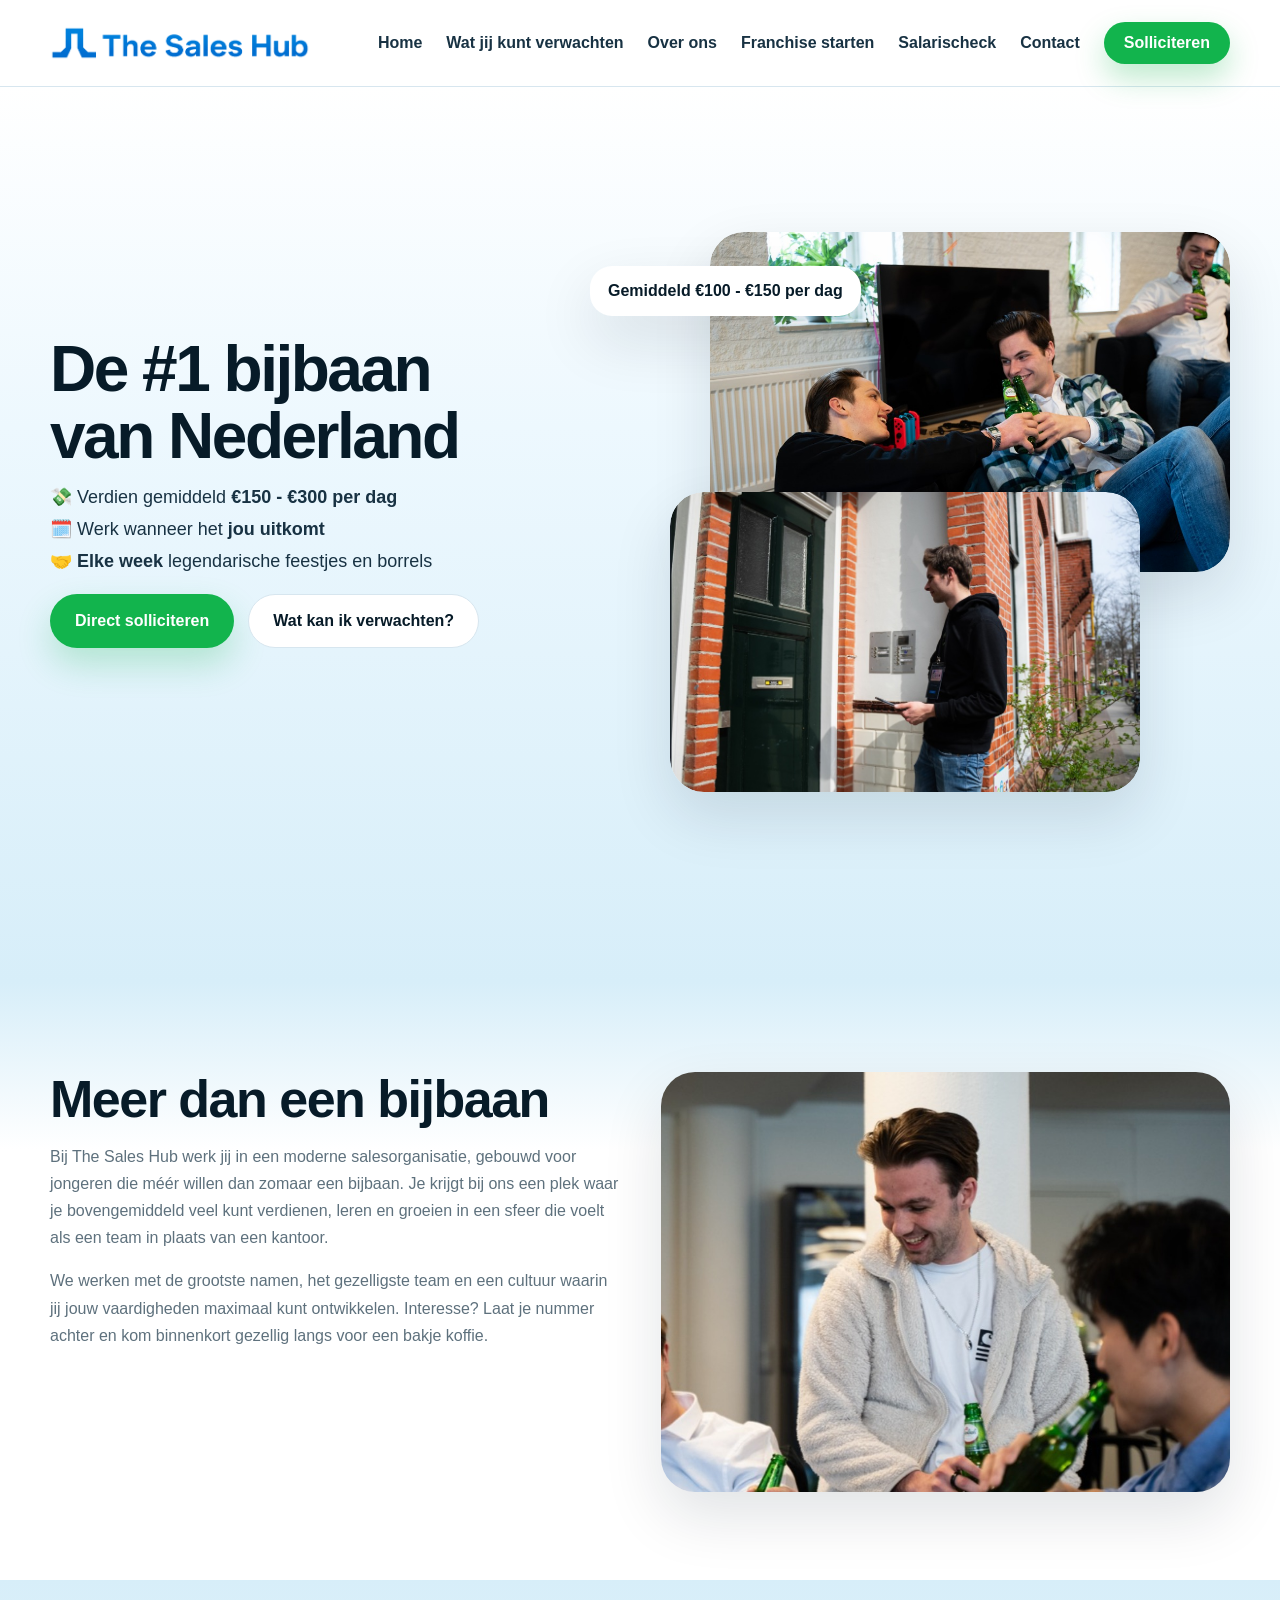
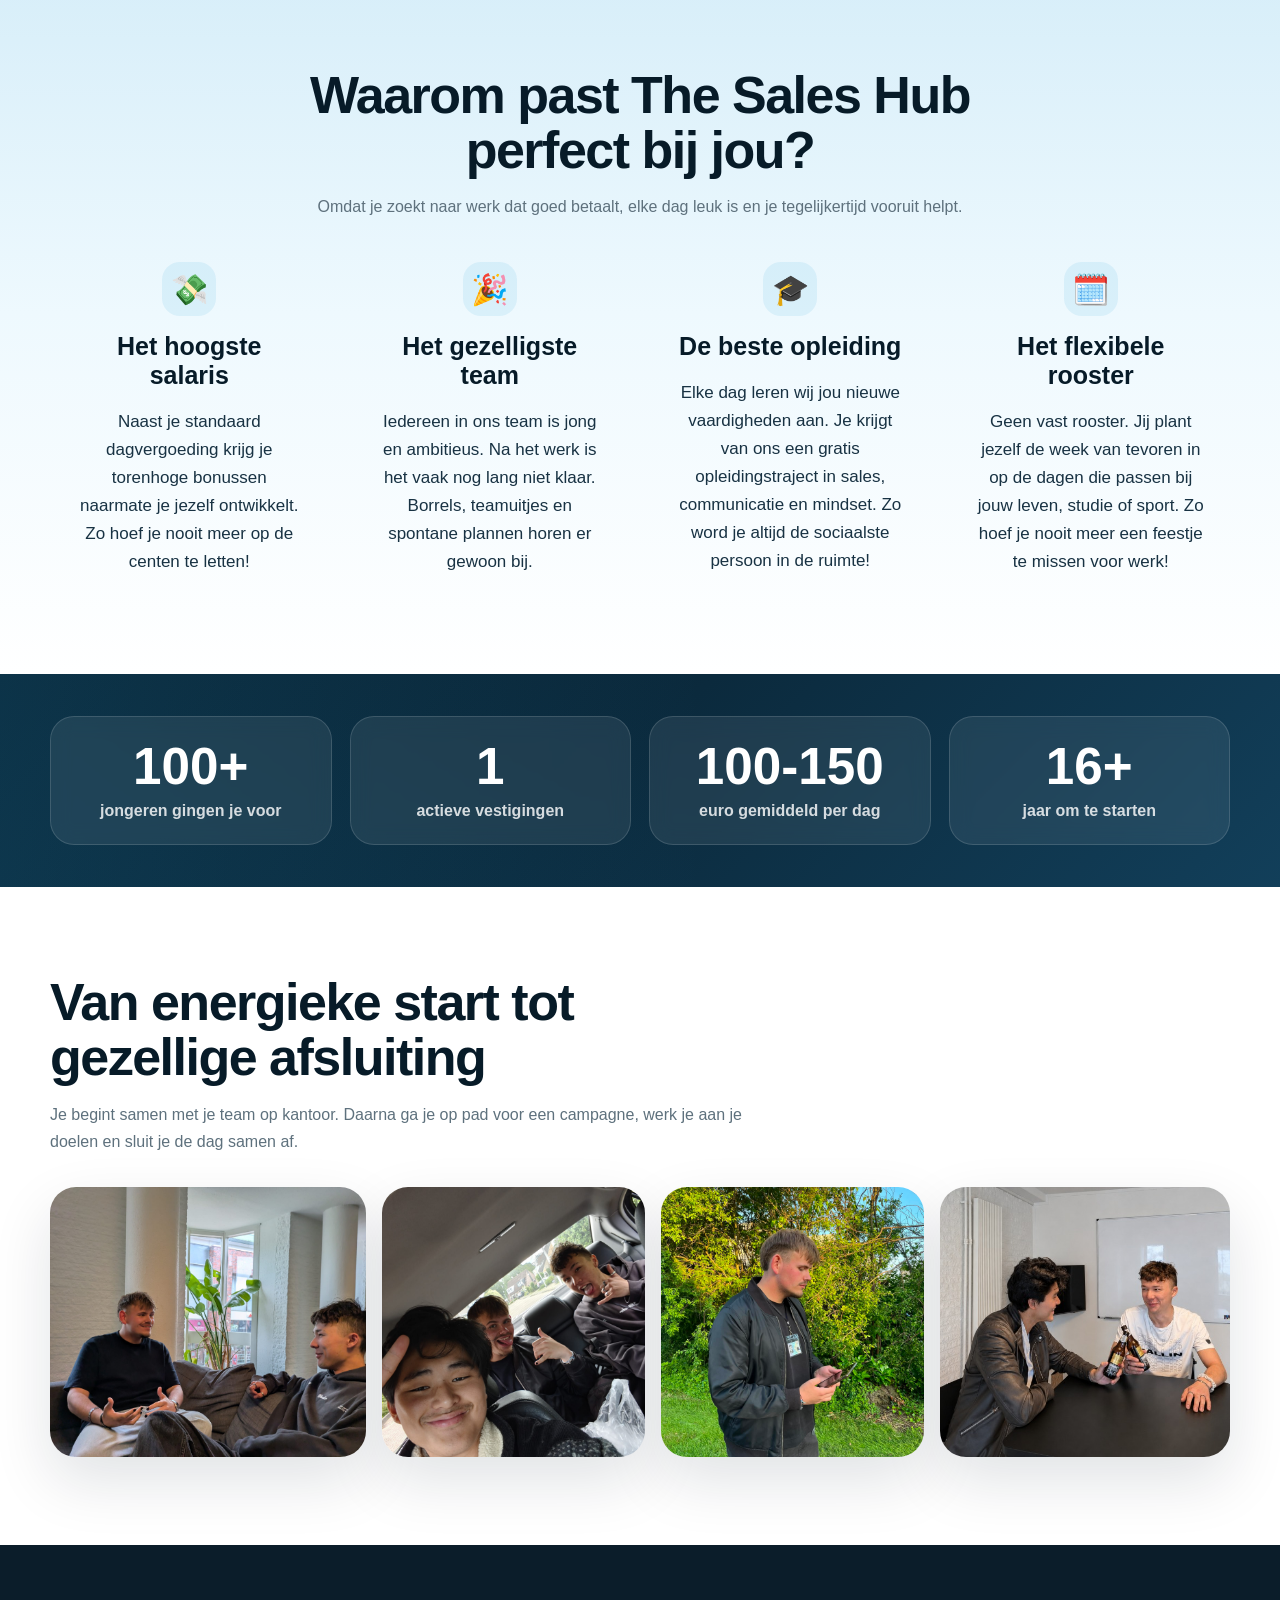
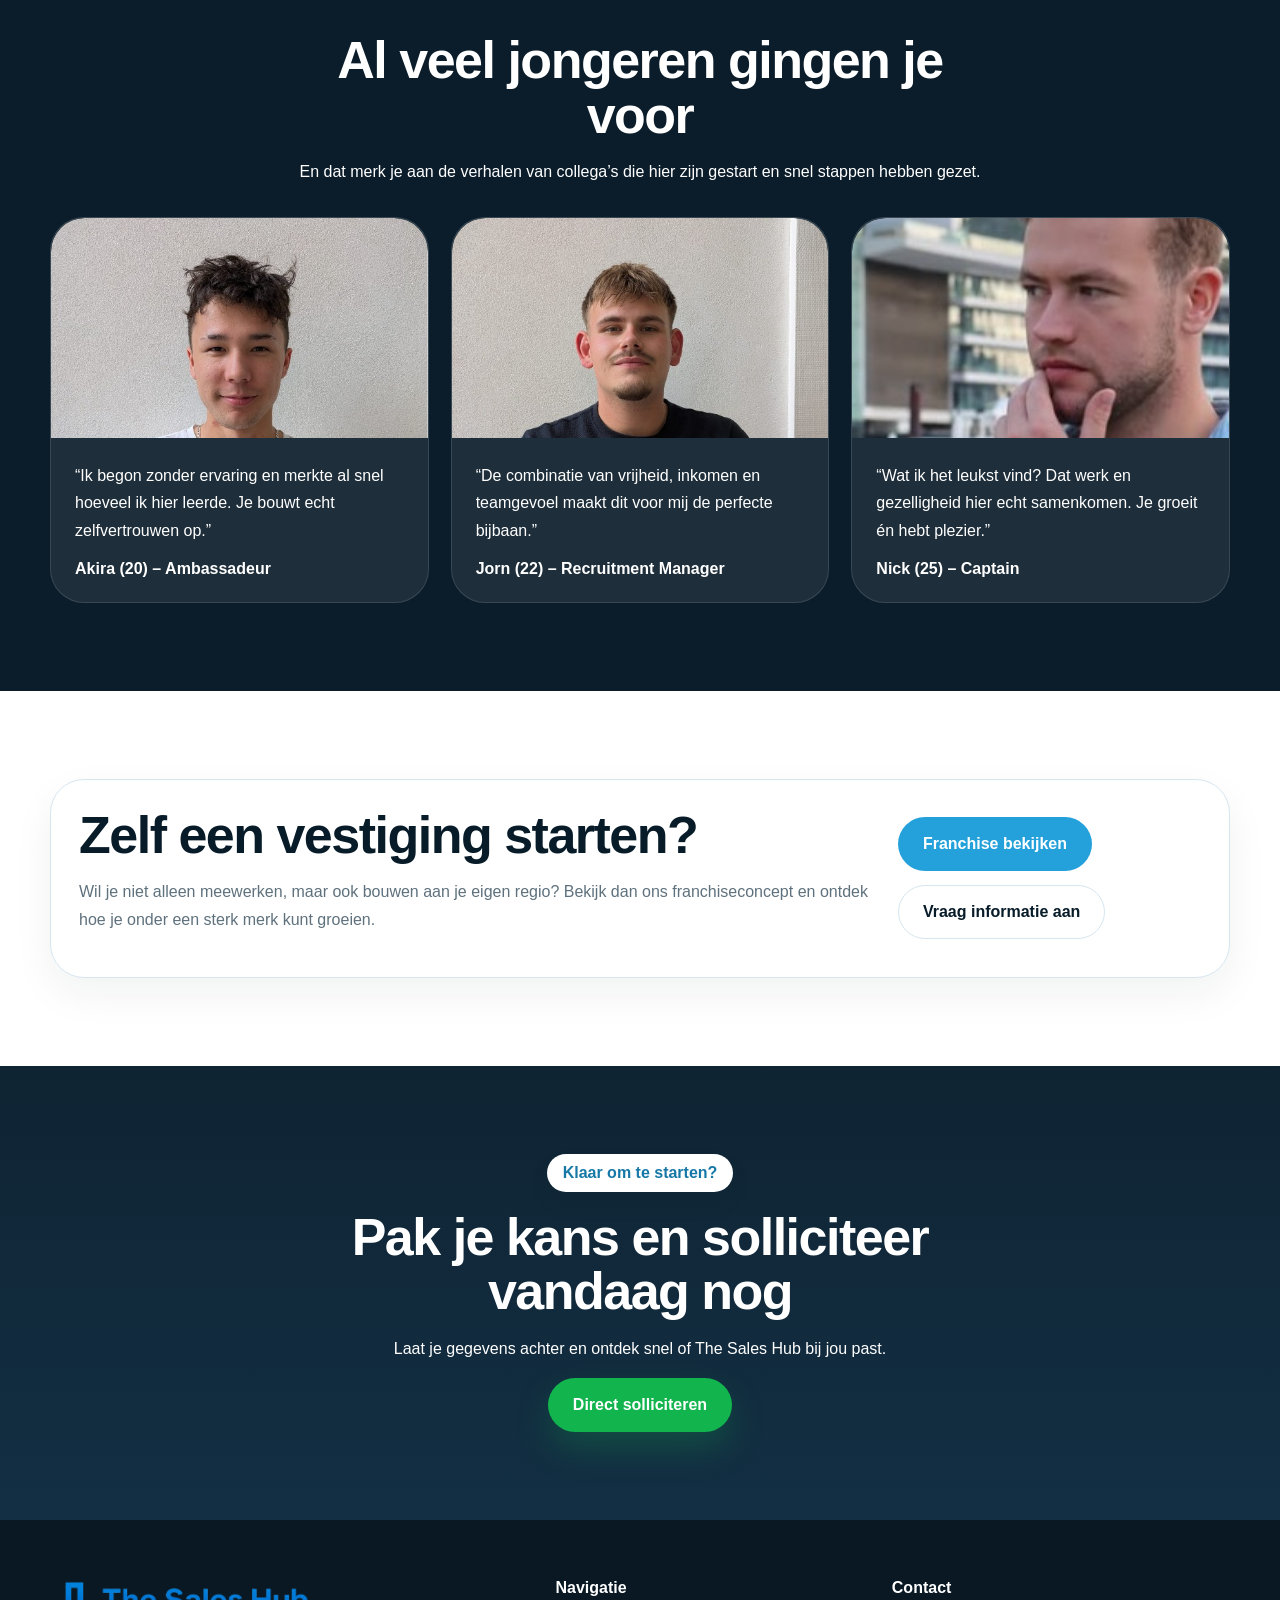
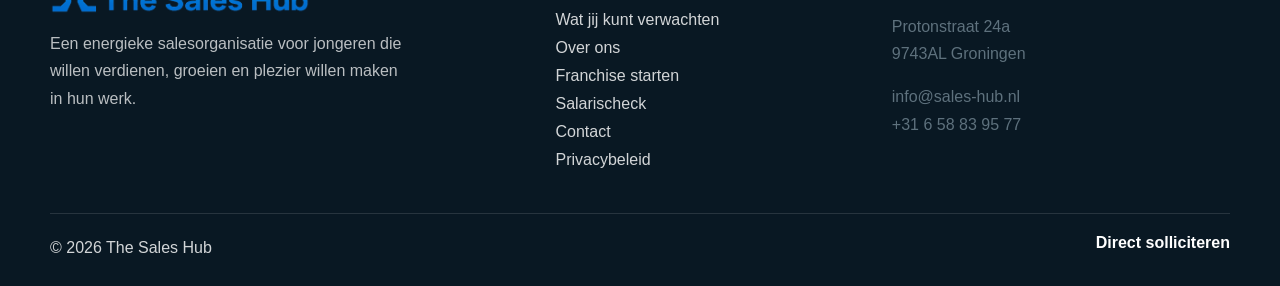
<file: index.html>
<!DOCTYPE html>
<html lang="nl">
<head>
  <meta charset="UTF-8" />
  <meta name="viewport" content="width=device-width, initial-scale=1.0" />

  <title>Werken bij The Sales Hub | Bijbaan in sales voor jongeren in Groningen</title>
  <meta name="description" content="Start jouw salesbijbaan bij The Sales Hub in Groningen. Verdien goed, werk flexibel, krijg training en werk in een jong en gezellig team." />
  <link rel="canonical" href="https://thesaleshub.nl/" />
<meta property="og:title" content="Bijbaan in sales voor jongeren | The Sales Hub Groningen" />
<meta property="og:description" content="Verdien goed, werk flexibel en groei in een jong en gezellig sales team in Groningen." />
<meta property="og:type" content="website" />
<meta property="og:url" content="https://thesaleshub.nl/" />
  <link rel="stylesheet" href="style.css" />
  <link rel="icon" type="image/png" href="images/favicon.png?v=3" />
</head>
<body>
<!-- =========================================================
AANPASSEN: index.html
Gebruik Ctrl+F en zoek op 'AANPASSEN' om alle bewerkbare tekstblokken te vinden.
Pas vooral tekst tussen <h1>, <h2>, <h3>, <p>, <li> en knoppen (<a>) aan.
Laat class="", href="", script- en link-tags zoveel mogelijk staan.
========================================================= -->

  <!-- AANPASSEN: NAVIGATIE / MENU
Hieronder staan het logo, de bedrijfsnaam en de menulinks.
Wil je een menunaam wijzigen? Pas alleen de zichtbare tekst tussen <a>...</a> aan.
Wil je een link wijzigen? Pas dan href="..." aan, maar laat de bestandsnamen kloppen.
-->
<header class="site-header">
    <div class="container header-inner">
      <a href="index.html" class="brand">
        <img src="images/logo.png" alt="The Sales Hub logo" />
      </a>
      <nav class="main-nav" id="mainNav">
        <a href="index.html">Home</a>
        <a href="verwachtingen.html">Wat jij kunt verwachten</a>
        <a href="over-ons.html">Over ons</a>
        <a href="franchise-starten.html">Franchise starten</a>
        <a href="salarischeck.html">Salarischeck</a>
        <a href="contact.html">Contact</a>
        <a href="solliciteren.html" class="nav-apply">Solliciteren</a>

      </nav>
      <button class="menu-toggle" id="menuToggle" aria-label="Open menu">☰</button>
    </div>
  </header>
  <main>

<!-- AANPASSEN: HOMEPAGE HERO
Dit is het eerste blok van de voorpagina.
Pas hier de grote titel, subtitel, bullets en knoppen aan.
De knop 'Direct solliciteren' linkt naar solliciteren.html.
-->
<section class="hero hero-home">
  <div class="container hero-grid">
    <div class="hero-copy hero-copy-strong">
      <h1>De #1 bijbaan van Nederland</h1>
<ul class="tick-list hero-benefits">
  <li>
    <span class="hero-benefit-icon">💸</span>
    <span>Verdien gemiddeld <strong>€150 - €300 per dag</strong></span>
  </li>
  <li>
    <span class="hero-benefit-icon">🗓️</span>
    <span>Werk wanneer het <strong>jou uitkomt</strong></span>
  </li>
  <li>
    <span class="hero-benefit-icon">🤝</span>
    <span><strong>Elke week</strong> legendarische feestjes en borrels</span>
  </li>
</ul>
      <div class="button-row">
        <a href="solliciteren.html" class="btn btn-cta">Direct solliciteren</a>
        <a href="verwachtingen.html" class="btn btn-secondary">Wat kan ik verwachten?</a>
      </div>
    </div>
<div class="hero-visual hero-visual-pop">
  <div class="visual-badge hide-mobile">Gemiddeld €100 - €150 per dag</div>

  <div class="visual-card main-photo">
    <img src="images/hero-main.jpg" alt="Team in gesprek op locatie" />
  </div>

  <div class="visual-card secondary-photo hide-mobile">
    <img src="images/hero-secondary.jpg" alt="Collega's die samen successen vieren" />
  </div>
</div>
    </div>
  </div>
</section>

<!-- AANPASSEN: WELKOM / INTRODUCTIE
Hier leg je kort uit wat The Sales Hub is en waarom iemand bij jullie wil werken.
-->
<section class="section">
  <div class="container two-column">
    <div>

      <h2>Meer dan een bijbaan</h2>
      <p>Bij The Sales Hub werk jij in een moderne salesorganisatie, gebouwd voor jongeren die méér willen dan zomaar een bijbaan. Je krijgt bij ons een plek waar je bovengemiddeld veel kunt verdienen, leren en groeien in een sfeer die voelt als een team in plaats van een kantoor.</p>
      <p>We werken met de grootste namen, het gezelligste team en een cultuur waarin jij jouw vaardigheden maximaal kunt ontwikkelen. Interesse? Laat je nummer achter en kom binnenkort gezellig langs voor een bakje koffie.</p>
    </div>
    <div class="single-image-card">
      <img src="images/welcome.jpg" alt="Sfeervolle teamfoto" />
    </div>
  </div>
</section>

<!-- AANPASSEN: WAAROM THE SALES HUB
Hier staan de voordelen/argumenten waarom jongeren voor jullie kiezen.
-->
<section class="section section-soft">
  <div class="container">
    <div class="section-head center">

      <h2>Waarom past The Sales Hub perfect bij jou?</h2>
      <p>Omdat je zoekt naar werk dat goed betaalt, elke dag leuk is en je tegelijkertijd vooruit helpt.</p>
    </div>
<div class="card-grid four benefit-grid">
  <article class="info-card benefit-card">
    <div class="benefit-icon">💸</div>
    <h3>Het hoogste salaris</h3>
    <p>Naast je standaard dagvergoeding krijg je torenhoge bonussen naarmate je jezelf ontwikkelt. Zo hoef je nooit meer op de centen te letten!</p>
  </article>

  <article class="info-card benefit-card">
    <div class="benefit-icon">🎉</div>
    <h3>Het gezelligste team</h3>
    <p>Iedereen in ons team is jong en ambitieus. Na het werk is het vaak nog lang niet klaar. Borrels, teamuitjes en spontane plannen horen er gewoon bij.</p>
  </article>

  <article class="info-card benefit-card">
    <div class="benefit-icon">🎓</div>
    <h3>De beste opleiding</h3>
    <p>Elke dag leren wij jou nieuwe vaardigheden aan. Je krijgt van ons een gratis opleidingstraject in sales, communicatie en mindset. Zo word je altijd de sociaalste persoon in de ruimte!</p>
  </article>

  <article class="info-card benefit-card">
    <div class="benefit-icon">🗓️</div>
    <h3>Het flexibele rooster</h3>
    <p>Geen vast rooster. Jij plant jezelf de week van tevoren in op de dagen die passen bij jouw leven, studie of sport. Zo hoef je nooit meer een feestje te missen voor werk!</p>
  </article>
</div>
  </div>
</section>

<!-- AANPASSEN: CIJFERS / BEWIJS
Pas hier cijfers aan zoals aantal medewerkers, vestigingen of gemiddelde verdiensten.
-->
<section class="stats-band">
  <div class="container stats-grid">
    <div><strong>100+</strong><span>jongeren gingen je voor</span></div>
    <div><strong>1</strong><span>actieve vestigingen</span></div>
    <div><strong>100-150</strong><span>euro gemiddeld per dag</span></div>
    <div><strong>16+</strong><span>jaar om te starten</span></div>
  </div>
</section>

<section class="section">
  <div class="container">
    <div class="section-head">
      <h2>Van energieke start tot gezellige afsluiting</h2>
      <p>Je begint samen met je team op kantoor. Daarna ga je op pad voor een campagne, werk je aan je doelen en sluit je de dag samen af.</p>
    </div>
    <div class="gallery-grid">
      <img src="images/gallery-1.jpg" alt="Werkdag sfeer 1" />
      <img src="images/gallery-2.jpg" alt="Werkdag sfeer 2" />
      <img src="images/gallery-3.jpg" alt="Werkdag sfeer 3" />
      <img src="images/gallery-4.jpg" alt="Werkdag sfeer 4" />
    </div>
  </div>
</section>

<section class="section section-dark">
  <div class="container">
    <div class="section-head center light">
      <h2>Al veel jongeren gingen je voor</h2>
      <p>En dat merk je aan de verhalen van collega’s die hier zijn gestart en snel stappen hebben gezet.</p>
    </div>
    <div class="card-grid three testimonials">
      <article class="testimonial-card"><img src="images/testimonial-1.jpg" alt="Collega 1" /><p>“Ik begon zonder ervaring en merkte al snel hoeveel ik hier leerde. Je bouwt echt zelfvertrouwen op.”</p><strong>Akira (20) – Ambassadeur</strong></article>
      <article class="testimonial-card"><img src="images/testimonial-2.jpg" alt="Collega 2" /><p>“De combinatie van vrijheid, inkomen en teamgevoel maakt dit voor mij de perfecte bijbaan.”</p><strong>Jorn (22) – Recruitment Manager</strong></article>
      <article class="testimonial-card"><img src="images/testimonial-3.jpg" alt="Collega 3" /><p>“Wat ik het leukst vind? Dat werk en gezelligheid hier echt samenkomen. Je groeit én hebt plezier.”</p><strong>Nick (25) – Captain</strong></article>
    </div>
  </div>
</section>

<section class="section">
  <div class="container callout-box">
    <div>
      <h2>Zelf een vestiging starten?</h2>
      <p>Wil je niet alleen meewerken, maar ook bouwen aan je eigen regio? Bekijk dan ons franchiseconcept en ontdek hoe je onder een sterk merk kunt groeien.</p>
    </div>
    <div class="button-row">
      <a href="franchise-starten.html" class="btn btn-primary">Franchise bekijken</a>
      <a href="contact.html" class="btn btn-secondary">Vraag informatie aan</a>
    </div>
  </div>
</section>

<!-- AANPASSEN: LAATSTE CALL TO ACTION
Dit is het afsluitende sollicitatieblok op de homepage.
-->
<section class="section final-banner">
  <div class="container center-text">
    <span class="eyebrow">Klaar om te starten?</span>
    <h2>Pak je kans en solliciteer vandaag nog</h2>
    <p>Laat je gegevens achter en ontdek snel of The Sales Hub bij jou past.</p>
    <a href="solliciteren.html" class="btn btn-cta">Direct solliciteren</a>
  </div>
</section>

  </main>
  <!-- AANPASSEN: FOOTER
Hier wijzig je bedrijfsnaam, korte footertekst, contactgegevens en footerlinks.
-->
<footer class="site-footer">
    <div class="container footer-grid">
      <div>
        <a href="index.html" class="brand footer-brand">
          <img src="images/logo.png" alt="The Sales Hub logo" />

        </a>
        <p class="footer-text">Een energieke salesorganisatie voor jongeren die willen verdienen, groeien en plezier willen maken in hun werk.</p>
      </div>
      <div>
        <h4>Navigatie</h4>
        <a href="verwachtingen.html">Wat jij kunt verwachten</a>
        <a href="over-ons.html">Over ons</a>
        <a href="franchise-starten.html">Franchise starten</a>
        <a href="salarischeck.html">Salarischeck</a>
        <a href="contact.html">Contact</a>
            <a href="privacybeleid.html">Privacybeleid</a>
      </div>
      <div>
        <h4>Contact</h4>
        <p>Protonstraat 24a<br>9743AL Groningen</p>
        <p>info@sales-hub.nl<br>+31 6 58 83 95 77</p>
      </div>
    </div>
    <div class="container footer-bottom">
      <span>© <span id="year"></span> The Sales Hub</span>
      <a href="solliciteren.html">Direct solliciteren</a>
    </div>
  </footer>
  <script src="script.js"></script>
</body>
</html>
</file>
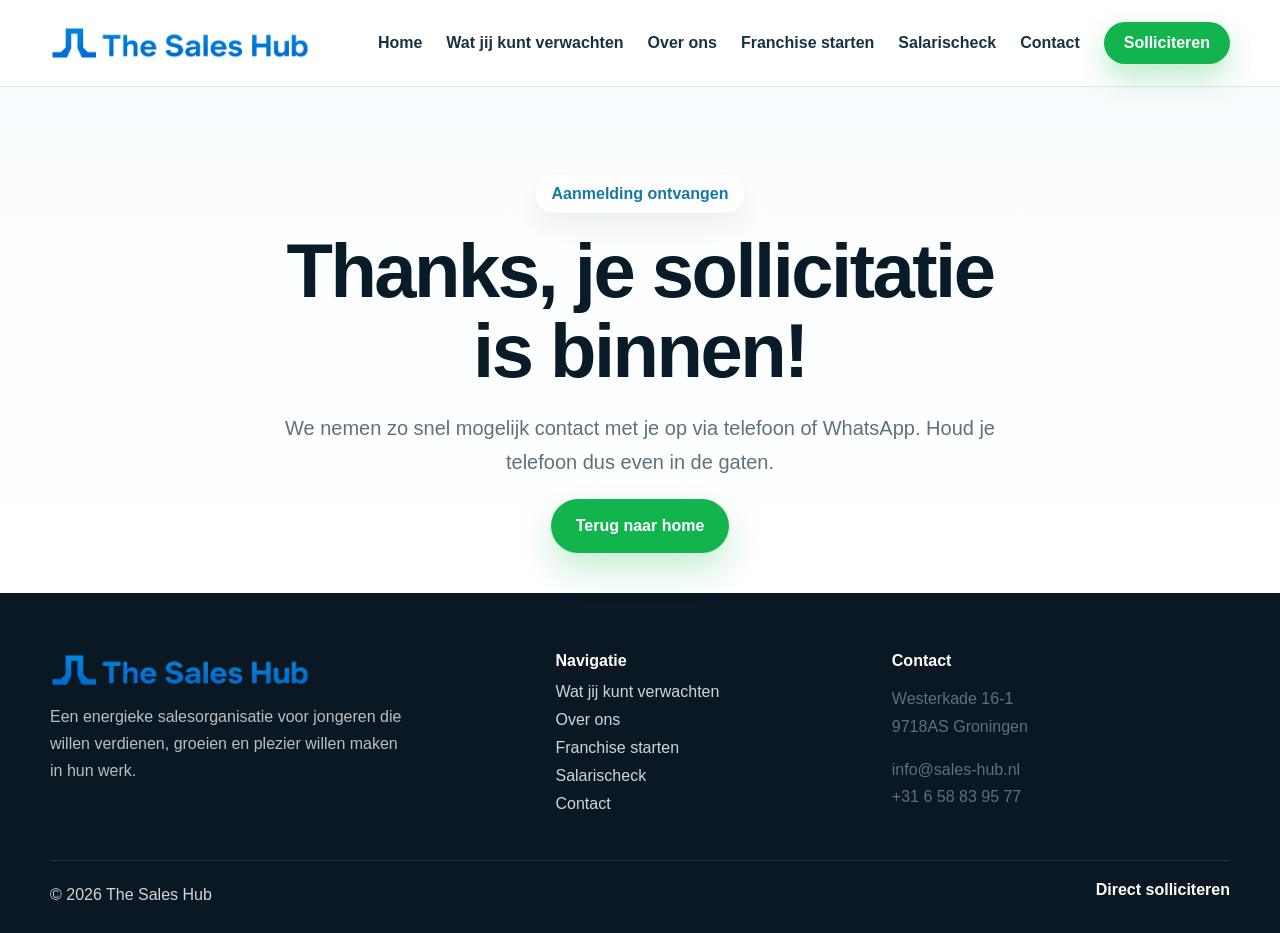
<file: bedankt.html>
<!DOCTYPE html>
<html lang="nl">
<head>
  <meta charset="UTF-8" />
  <meta name="viewport" content="width=device-width, initial-scale=1.0" />

  <title>Bedankt voor je sollicitatie | The Sales Hub</title>
  <meta name="description" content="Bedankt voor je sollicitatie bij The Sales Hub. We nemen snel contact met je op." />
  <link rel="canonical" href="https://thesaleshub.nl/bedankt.html" />

  <meta property="og:title" content="Bedankt voor je sollicitatie | The Sales Hub" />
  <meta property="og:description" content="Je sollicitatie is ontvangen. We nemen snel contact met je op." />
  <meta property="og:type" content="website" />
  <meta property="og:url" content="https://thesaleshub.nl/bedankt.html" />

  <link rel="stylesheet" href="style.css" />
  <link rel="icon" type="image/png" href="images/favicon.png?v=3" />
</head>
<body>
<header class="site-header">
  <div class="container header-inner">
    <a href="index.html" class="brand">
      <img src="images/logo.png" alt="The Sales Hub logo" />
    </a>
    <nav class="main-nav" id="mainNav">
      <a href="index.html">Home</a>
      <a href="verwachtingen.html">Wat jij kunt verwachten</a>
      <a href="over-ons.html">Over ons</a>
      <a href="franchise-starten.html">Franchise starten</a>
      <a href="salarischeck.html">Salarischeck</a>
      <a href="contact.html">Contact</a>
      <a href="solliciteren.html" class="nav-apply">Solliciteren</a>
    </nav>
    <button class="menu-toggle" id="menuToggle" aria-label="Open menu">☰</button>
  </div>
</header>

<main>
  <section class="page-hero">
    <div class="container hero-narrow center-text">
      <span class="eyebrow">Aanmelding ontvangen</span>
      <h1>Thanks, je sollicitatie is binnen!</h1>
      <p>We nemen zo snel mogelijk contact met je op via telefoon of WhatsApp. Houd je telefoon dus even in de gaten.</p>
      <a href="index.html" class="btn btn-cta">Terug naar home</a>
    </div>
  </section>
</main>

<footer class="site-footer">
  <div class="container footer-grid">
    <div>
      <a href="index.html" class="brand footer-brand">
        <img src="images/logo.png" alt="The Sales Hub logo" />
      </a>
      <p class="footer-text">Een energieke salesorganisatie voor jongeren die willen verdienen, groeien en plezier willen maken in hun werk.</p>
    </div>
    <div>
      <h4>Navigatie</h4>
      <a href="verwachtingen.html">Wat jij kunt verwachten</a>
      <a href="over-ons.html">Over ons</a>
      <a href="franchise-starten.html">Franchise starten</a>
      <a href="salarischeck.html">Salarischeck</a>
      <a href="contact.html">Contact</a>
    </div>
    <div>
      <h4>Contact</h4>
      <p>Westerkade 16-1<br>9718AS Groningen</p>
      <p>info@sales-hub.nl<br>+31 6 58 83 95 77</p>
    </div>
  </div>
  <div class="container footer-bottom">
    <span>© <span id="year"></span> The Sales Hub</span>
    <a href="solliciteren.html">Direct solliciteren</a>
  </div>
</footer>

<script src="script.js"></script>
<script>
  gtag('event', 'conversion', {'send_to': 'AW-18254091758/17ZmCMbMnMgcEO6rnYBE'});
</script>
</body>
</html>
</file>
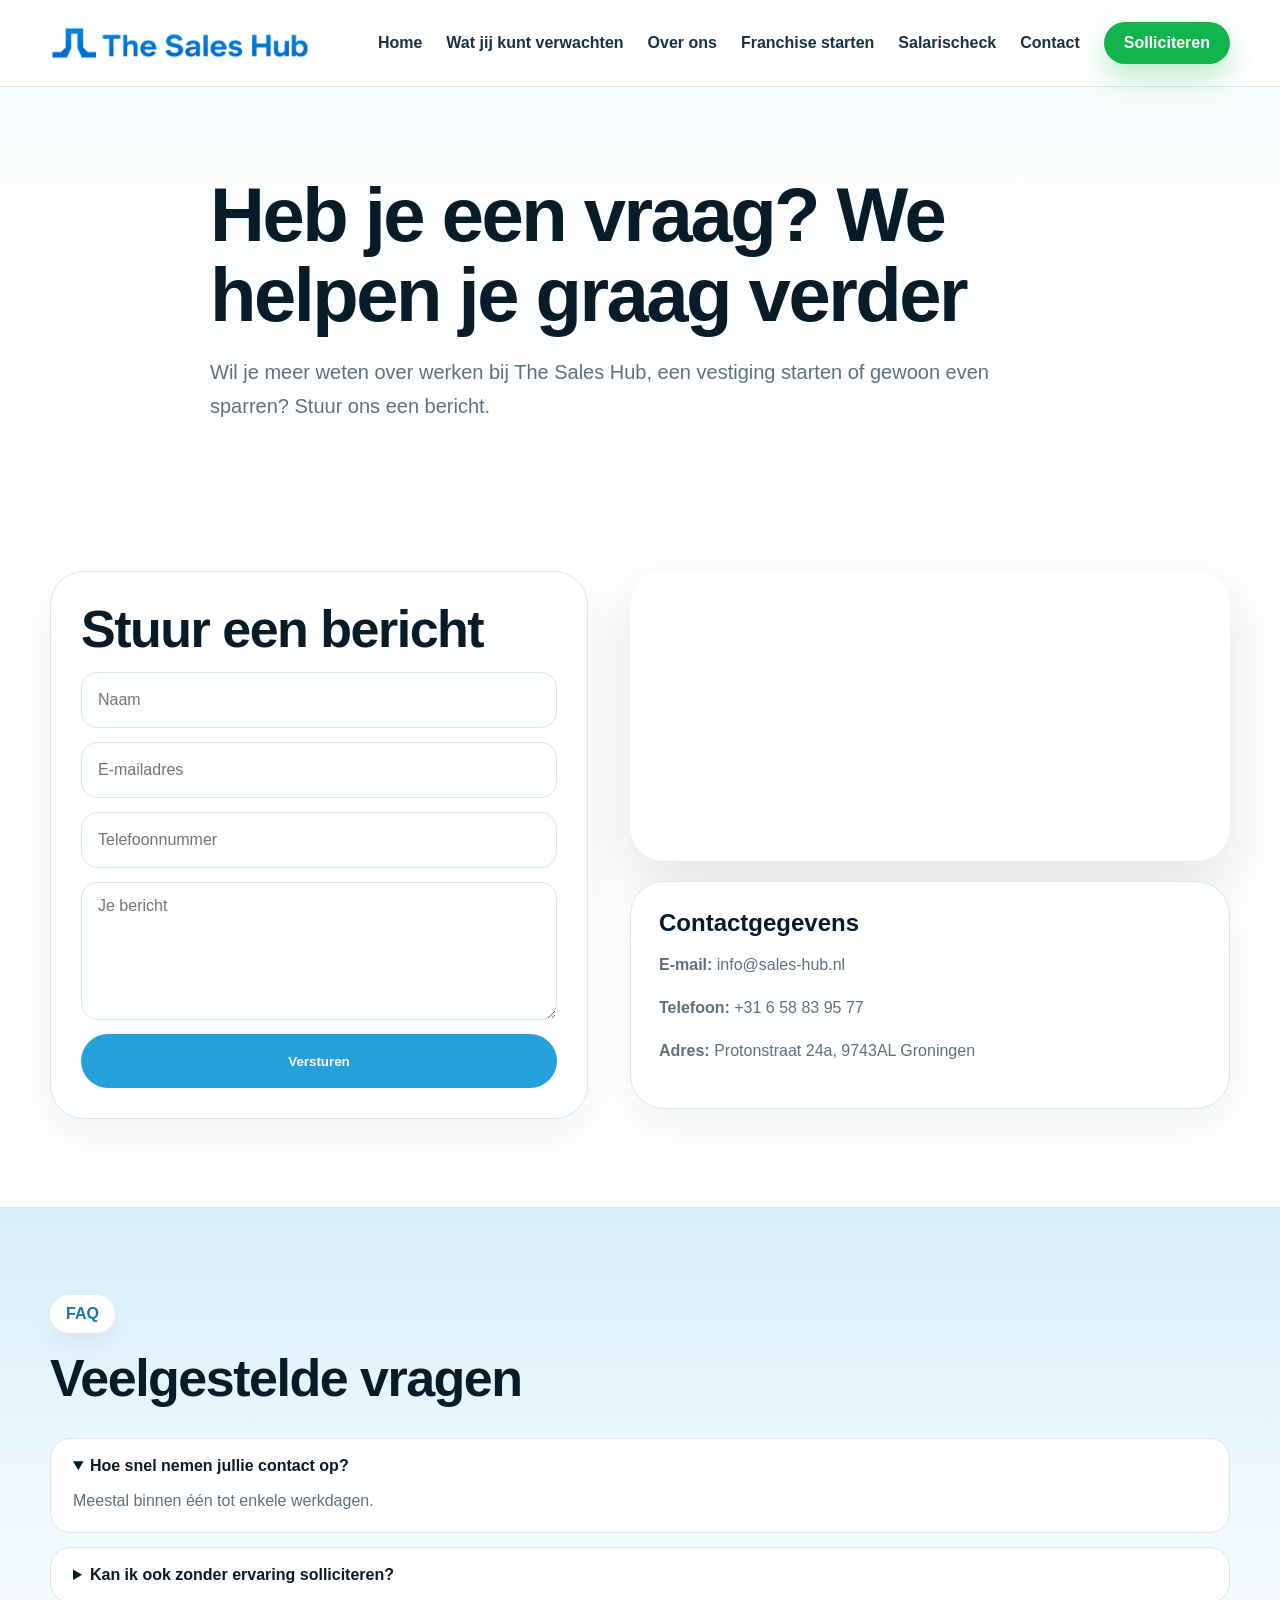
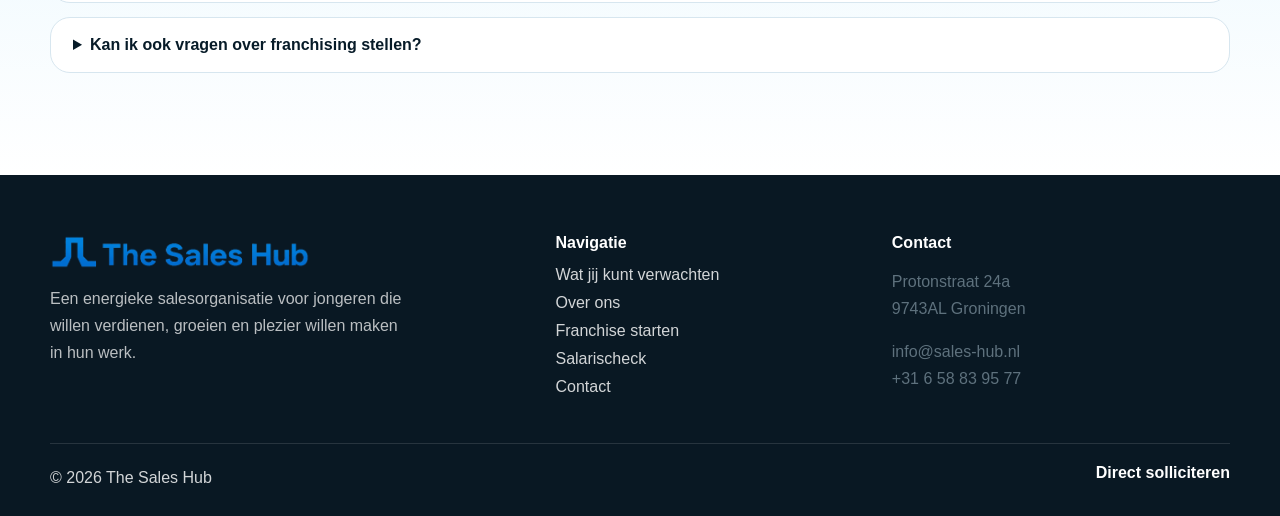
<file: contact.html>
<!DOCTYPE html>
<html lang="nl">
<head>
  <meta charset="UTF-8" />
  <meta name="viewport" content="width=device-width, initial-scale=1.0" />

  <title>Contact | The Sales Hub Groningen</title>
  <meta name="description" content="Neem contact op met The Sales Hub in Groningen voor vragen over werken, solliciteren of samenwerken." />
  <link rel="canonical" href="https://thesaleshub.nl/contact.html" />

  <meta property="og:title" content="Contact | The Sales Hub Groningen" />
  <meta property="og:description" content="Neem contact op met The Sales Hub voor vragen over werken, solliciteren of samenwerken." />
  <meta property="og:type" content="website" />
  <meta property="og:url" content="https://thesaleshub.nl/contact.html" />

  <link rel="stylesheet" href="style.css" />
  <link rel="icon" type="image/png" href="images/favicon.png?v=3" />
</head>
<body>
<!-- =========================================================
AANPASSEN: contact.html
Gebruik Ctrl+F en zoek op 'AANPASSEN' om alle bewerkbare tekstblokken te vinden.
Pas vooral tekst tussen <h1>, <h2>, <h3>, <p>, <li> en knoppen (<a>) aan.
Laat class="", href="", script- en link-tags zoveel mogelijk staan.
========================================================= -->

  <!-- AANPASSEN: NAVIGATIE / MENU
Hieronder staan het logo, de bedrijfsnaam en de menulinks.
Wil je een menunaam wijzigen? Pas alleen de zichtbare tekst tussen <a>...</a> aan.
Wil je een link wijzigen? Pas dan href="..." aan, maar laat de bestandsnamen kloppen.
-->
<header class="site-header">
    <div class="container header-inner">
      <a href="index.html" class="brand">
        <img src="images/logo.png" alt="The Sales Hub logo" />

      </a>
      <nav class="main-nav" id="mainNav">
        <a href="index.html">Home</a>
        <a href="verwachtingen.html">Wat jij kunt verwachten</a>
        <a href="over-ons.html">Over ons</a>
        <a href="franchise-starten.html">Franchise starten</a>
        <a href="salarischeck.html">Salarischeck</a>
        <a href="contact.html">Contact</a>
        <a href="solliciteren.html" class="nav-apply">Solliciteren</a>

      </nav>
      <button class="menu-toggle" id="menuToggle" aria-label="Open menu">☰</button>
    </div>
  </header>
  <main>

<!-- AANPASSEN: PAGINA INTRO - CONTACT
Hier wijzig je de contactintro.
-->
<section class="page-hero">
  <div class="container hero-narrow">

    <h1>Heb je een vraag? We helpen je graag verder</h1>
    <p>Wil je meer weten over werken bij The Sales Hub, een vestiging starten of gewoon even sparren? Stuur ons een bericht.</p>
  </div>
</section>
<!-- AANPASSEN: CONTACTFORMULIER EN CONTACTGEGEVENS
Pas hier e-mail, telefoonnummer, adres en formulierteksten aan.
-->
<section class="section">
  <div class="container two-column align-start">
    <div class="contact-form-box">
      <h2>Stuur een bericht</h2>
      <form class="generic-form">
        <input type="text" placeholder="Naam" required />
        <input type="email" placeholder="E-mailadres" required />
        <input type="tel" placeholder="Telefoonnummer" />
        <textarea placeholder="Je bericht" rows="6" required></textarea>
        <button type="submit" class="btn btn-primary">Versturen</button>
      </form>
    </div>
    <div class="contact-side">
<iframe 
  title="Google Maps locatie The Sales Hub"
  class="contact-image"
  src="https://www.google.com/maps/embed?pb=!1m18!1m12!1m3!1d2389.0845426478586!2d6.529861077043528!3d53.21633248444313!2m3!1f0!2f0!3f0!3m2!1i1024!2i768!4f13.1!3m3!1m2!1s0x47c9cd2dee360729%3A0xfbfe00c43baaf037!2sProtonstraat%2024A%2C%209743%20AL%20Groningen!5e0!3m2!1snl!2snl!4v1789594112971!5m2!1snl!2snl" width="600" height="450" style="border:0;" allowfullscreen="" loading="lazy" referrerpolicy="strict-origin-when-cross-origin"
  loading="lazy"
  referrerpolicy="no-referrer-when-downgrade">
</iframe>
      <div class="glass-box">
        <h3>Contactgegevens</h3>
        <p><strong>E-mail:</strong> info@sales-hub.nl</p>
        <p><strong>Telefoon:</strong> +31 6 58 83 95 77</p>
        <p><strong>Adres:</strong> Protonstraat 24a, 9743AL Groningen</p>
      </div>
    </div>
  </div>
</section>
<section class="section section-soft">
  <div class="container faq-wrap">
    <div class="section-head"><span class="eyebrow">FAQ</span><h2>Veelgestelde vragen</h2></div>
    <details open><summary>Hoe snel nemen jullie contact op?</summary><p>Meestal binnen één tot enkele werkdagen.</p></details>
    <details><summary>Kan ik ook zonder ervaring solliciteren?</summary><p>Ja, zeker. We zoeken vooral motivatie, energie en de wil om te leren.</p></details>
    <details><summary>Kan ik ook vragen over franchising stellen?</summary><p>Ja. Gebruik het contactformulier of neem direct contact op via e-mail of telefoon.</p></details>
  </div>
</section>

  </main>
  <!-- AANPASSEN: FOOTER
Hier wijzig je bedrijfsnaam, korte footertekst, contactgegevens en footerlinks.
-->
<footer class="site-footer">
    <div class="container footer-grid">
      <div>
        <a href="index.html" class="brand footer-brand">
          <img src="images/logo.png" alt="The Sales Hub logo" />

        </a>
        <p class="footer-text">Een energieke salesorganisatie voor jongeren die willen verdienen, groeien en plezier willen maken in hun werk.</p>
      </div>
      <div>
        <h4>Navigatie</h4>
        <a href="verwachtingen.html">Wat jij kunt verwachten</a>
        <a href="over-ons.html">Over ons</a>
        <a href="franchise-starten.html">Franchise starten</a>
        <a href="salarischeck.html">Salarischeck</a>
        <a href="contact.html">Contact</a>
      </div>
      <div>
        <h4>Contact</h4>
        <p>Protonstraat 24a<br>9743AL Groningen</p>
        <p>info@sales-hub.nl<br>+31 6 58 83 95 77</p>
      </div>
    </div>
    <div class="container footer-bottom">
      <span>© <span id="year"></span> The Sales Hub</span>
      <a href="solliciteren.html">Direct solliciteren</a>
    </div>
  </footer>
  <script src="script.js"></script>
</body>
</html>
</file>
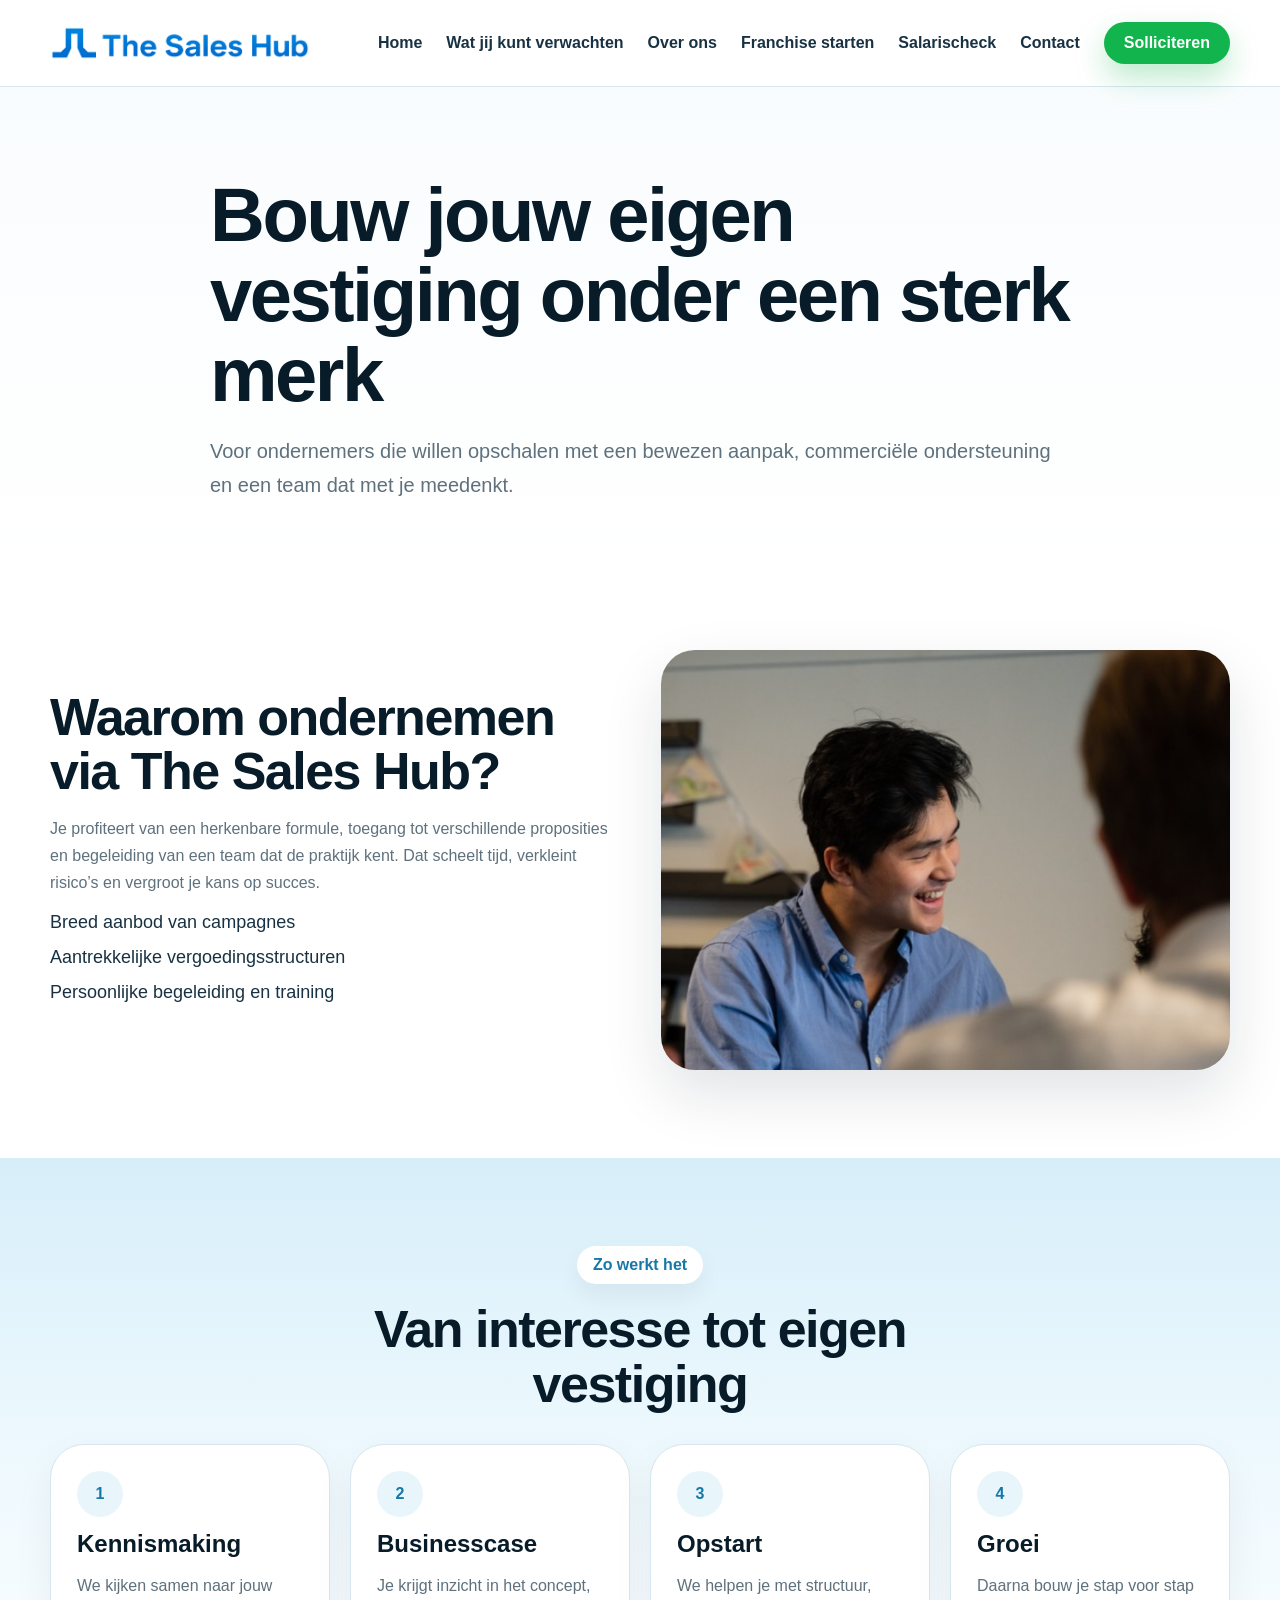
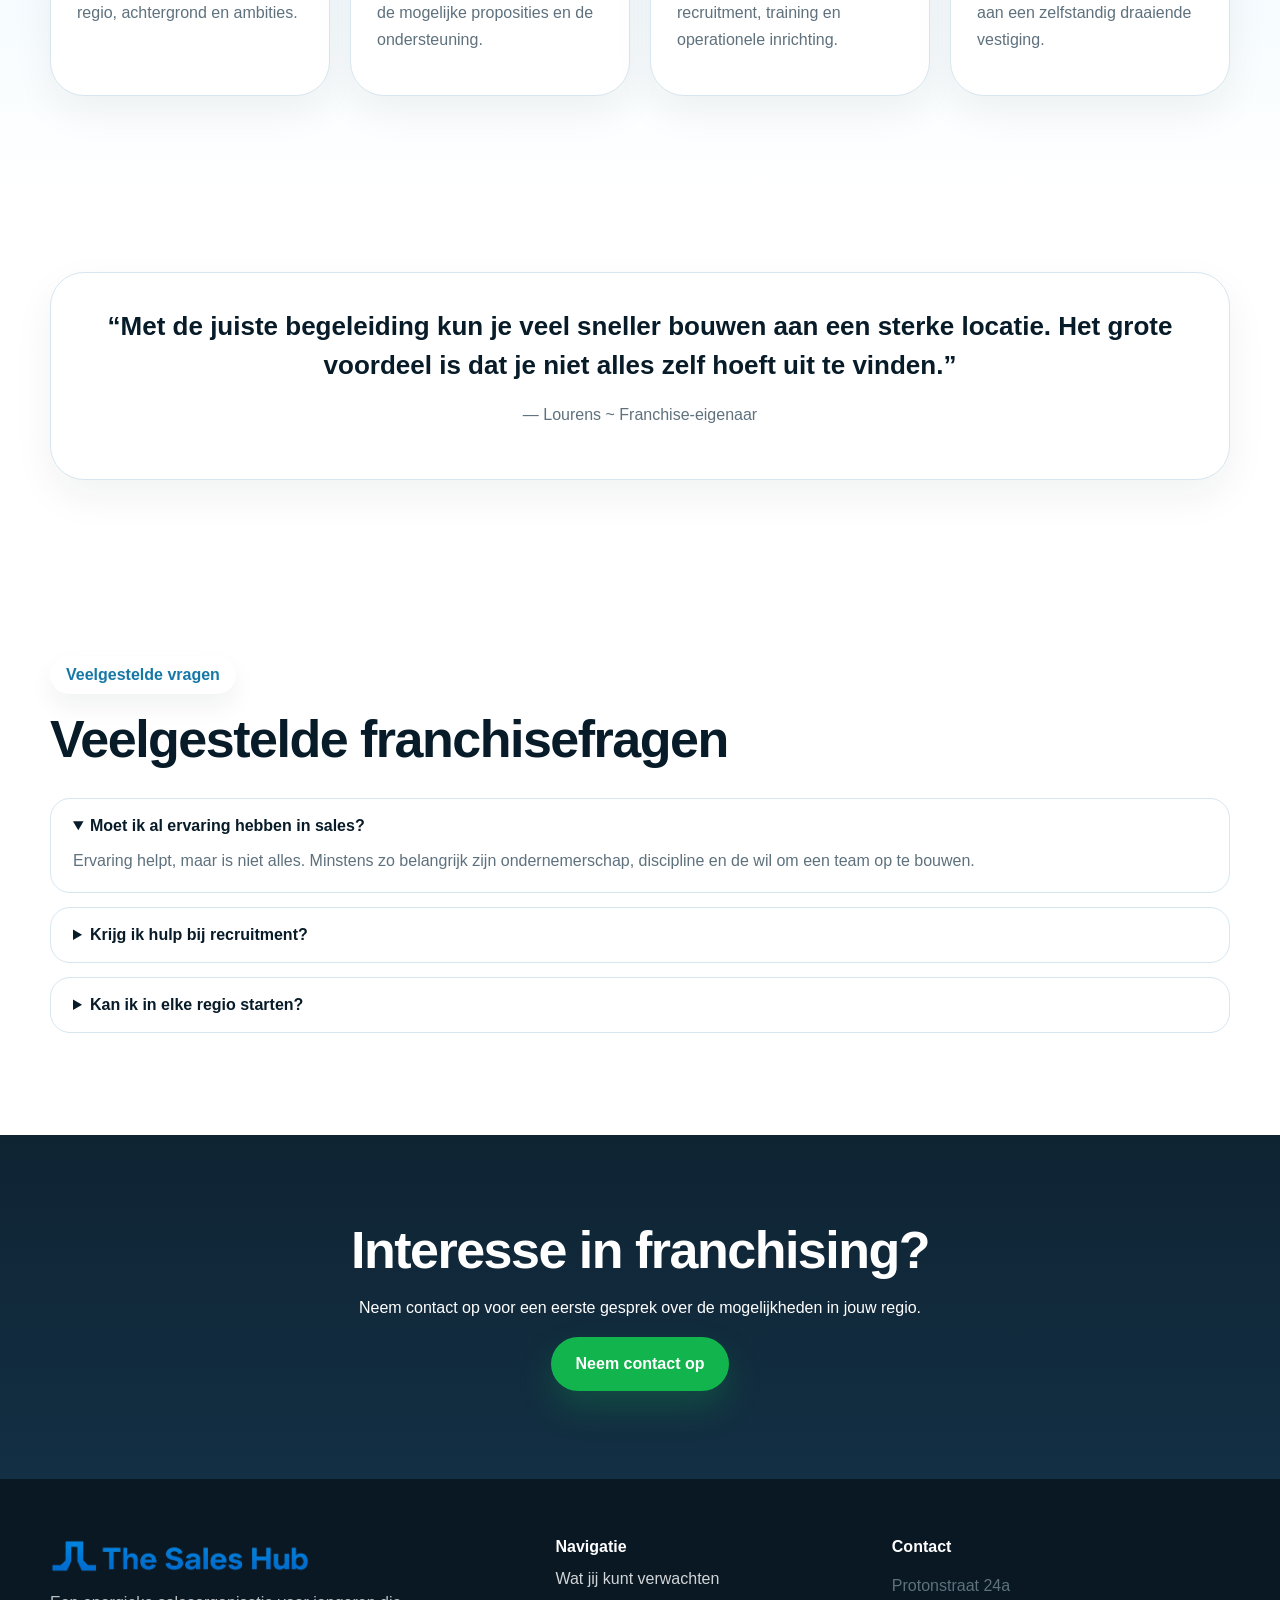
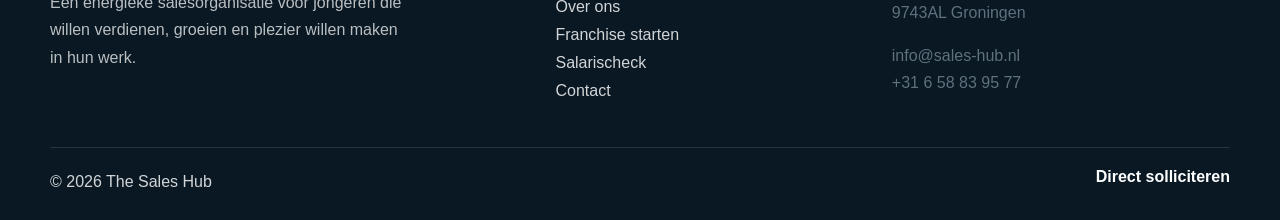
<file: franchise-starten.html>
<!DOCTYPE html>
<html lang="nl">
<head>
  <meta charset="UTF-8" />
  <meta name="viewport" content="width=device-width, initial-scale=1.0" />

  <title>Franchise starten | The Sales Hub</title>
  <meta name="description" content="Interesse om een eigen vestiging of samenwerking met The Sales Hub te starten? Bekijk de mogelijkheden voor franchise en groei." />
  <link rel="canonical" href="https://thesaleshub.nl/franchise-starten.html" />

  <meta property="og:title" content="Franchise starten | The Sales Hub" />
  <meta property="og:description" content="Bekijk de mogelijkheden om samen te werken met The Sales Hub of een eigen vestiging te starten." />
  <meta property="og:type" content="website" />
  <meta property="og:url" content="https://thesaleshub.nl/franchise-starten.html" />

  <link rel="stylesheet" href="style.css" />
  <link rel="icon" type="image/png" href="images/favicon.png?v=3" />
</head>
<body>
<!-- =========================================================
AANPASSEN: franchise-starten.html
Gebruik Ctrl+F en zoek op 'AANPASSEN' om alle bewerkbare tekstblokken te vinden.
Pas vooral tekst tussen <h1>, <h2>, <h3>, <p>, <li> en knoppen (<a>) aan.
Laat class="", href="", script- en link-tags zoveel mogelijk staan.
========================================================= -->

  <!-- AANPASSEN: NAVIGATIE / MENU
Hieronder staan het logo, de bedrijfsnaam en de menulinks.
Wil je een menunaam wijzigen? Pas alleen de zichtbare tekst tussen <a>...</a> aan.
Wil je een link wijzigen? Pas dan href="..." aan, maar laat de bestandsnamen kloppen.
-->
<header class="site-header">
    <div class="container header-inner">
      <a href="index.html" class="brand">
        <img src="images/logo.png" alt="The Sales Hub logo" />

      </a>
      <nav class="main-nav" id="mainNav">
        <a href="index.html">Home</a>
        <a href="verwachtingen.html">Wat jij kunt verwachten</a>
        <a href="over-ons.html">Over ons</a>
        <a href="franchise-starten.html">Franchise starten</a>
        <a href="salarischeck.html">Salarischeck</a>
        <a href="contact.html">Contact</a>
        <a href="solliciteren.html" class="nav-apply">Solliciteren</a>

      </nav>
      <button class="menu-toggle" id="menuToggle" aria-label="Open menu">☰</button>
    </div>
  </header>
  <main>

<!-- AANPASSEN: PAGINA INTRO - FRANCHISE
Hier leg je uit voor wie het franchiseconcept bedoeld is.
-->
<section class="page-hero">
  <div class="container hero-narrow">

    <h1>Bouw jouw eigen vestiging onder een sterk merk</h1>
    <p>Voor ondernemers die willen opschalen met een bewezen aanpak, commerciële ondersteuning en een team dat met je meedenkt.</p>
  </div>
</section>
<!-- AANPASSEN: FRANCHISE INHOUD
Pas hier voordelen, stappen en voorwaarden van franchising aan.
-->
<section class="section">
  <div class="container two-column align-center">
    <div>
      <h2>Waarom ondernemen via The Sales Hub?</h2>
      <p>Je profiteert van een herkenbare formule, toegang tot verschillende proposities en begeleiding van een team dat de praktijk kent. Dat scheelt tijd, verkleint risico’s en vergroot je kans op succes.</p>
      <ul class="tick-list">
        <li>Breed aanbod van campagnes</li>
        <li>Aantrekkelijke vergoedingsstructuren</li>
        <li>Persoonlijke begeleiding en training</li>
      </ul>
    </div>
    <div class="single-image-card"><img src="images/franchise.jpg" alt="Franchise concept" /></div>
  </div>
</section>
<section class="section section-soft">
  <div class="container">
    <div class="section-head center"><span class="eyebrow">Zo werkt het</span><h2>Van interesse tot eigen vestiging</h2></div>
    <div class="steps-grid">
      <div class="step-card"><span>1</span><h3>Kennismaking</h3><p>We kijken samen naar jouw regio, achtergrond en ambities.</p></div>
      <div class="step-card"><span>2</span><h3>Businesscase</h3><p>Je krijgt inzicht in het concept, de mogelijke proposities en de ondersteuning.</p></div>
      <div class="step-card"><span>3</span><h3>Opstart</h3><p>We helpen je met structuur, recruitment, training en operationele inrichting.</p></div>
      <div class="step-card"><span>4</span><h3>Groei</h3><p>Daarna bouw je stap voor stap aan een zelfstandig draaiende vestiging.</p></div>
    </div>
  </div>
</section>
<section class="section">
  <div class="container quote-panel">
    <blockquote>“Met de juiste begeleiding kun je veel sneller bouwen aan een sterke locatie. Het grote voordeel is dat je niet alles zelf hoeft uit te vinden.”</blockquote>
    <p>— Lourens ~ Franchise-eigenaar</p>
  </div>
</section>
<section class="section">
  <div class="container faq-wrap">
    <div class="section-head"><span class="eyebrow">Veelgestelde vragen</span><h2>Veelgestelde franchisefragen</h2></div>
    <details open><summary>Moet ik al ervaring hebben in sales?</summary><p>Ervaring helpt, maar is niet alles. Minstens zo belangrijk zijn ondernemerschap, discipline en de wil om een team op te bouwen.</p></details>
    <details><summary>Krijg ik hulp bij recruitment?</summary><p>Ja. We ondersteunen je met processen, kennis en materialen om nieuwe medewerkers aan te trekken en te trainen.</p></details>
    <details><summary>Kan ik in elke regio starten?</summary><p>Dat hangt af van de marktkansen en bestaande dekking. In een kennismaking kunnen we samen beoordelen wat realistisch is.</p></details>
  </div>
</section>
<section class="section final-banner">
  <div class="container center-text"><h2>Interesse in franchising?</h2><p>Neem contact op voor een eerste gesprek over de mogelijkheden in jouw regio.</p><a href="contact.html" class="btn btn-cta">Neem contact op</a></div>
</section>

  </main>
  <!-- AANPASSEN: FOOTER
Hier wijzig je bedrijfsnaam, korte footertekst, contactgegevens en footerlinks.
-->
<footer class="site-footer">
    <div class="container footer-grid">
      <div>
        <a href="index.html" class="brand footer-brand">
          <img src="images/logo.png" alt="The Sales Hub logo" />

        </a>
        <p class="footer-text">Een energieke salesorganisatie voor jongeren die willen verdienen, groeien en plezier willen maken in hun werk.</p>
      </div>
      <div>
        <h4>Navigatie</h4>
        <a href="verwachtingen.html">Wat jij kunt verwachten</a>
        <a href="over-ons.html">Over ons</a>
        <a href="franchise-starten.html">Franchise starten</a>
        <a href="salarischeck.html">Salarischeck</a>
        <a href="contact.html">Contact</a>
      </div>
      <div>
        <h4>Contact</h4>
        <p>Protonstraat 24a<br>9743AL Groningen</p>
        <p>info@sales-hub.nl<br>+31 6 58 83 95 77</p>
      </div>
    </div>
    <div class="container footer-bottom">
      <span>© <span id="year"></span> The Sales Hub</span>
      <a href="solliciteren.html">Direct solliciteren</a>
    </div>
  </footer>
  <script src="script.js"></script>
</body>
</html>
</file>
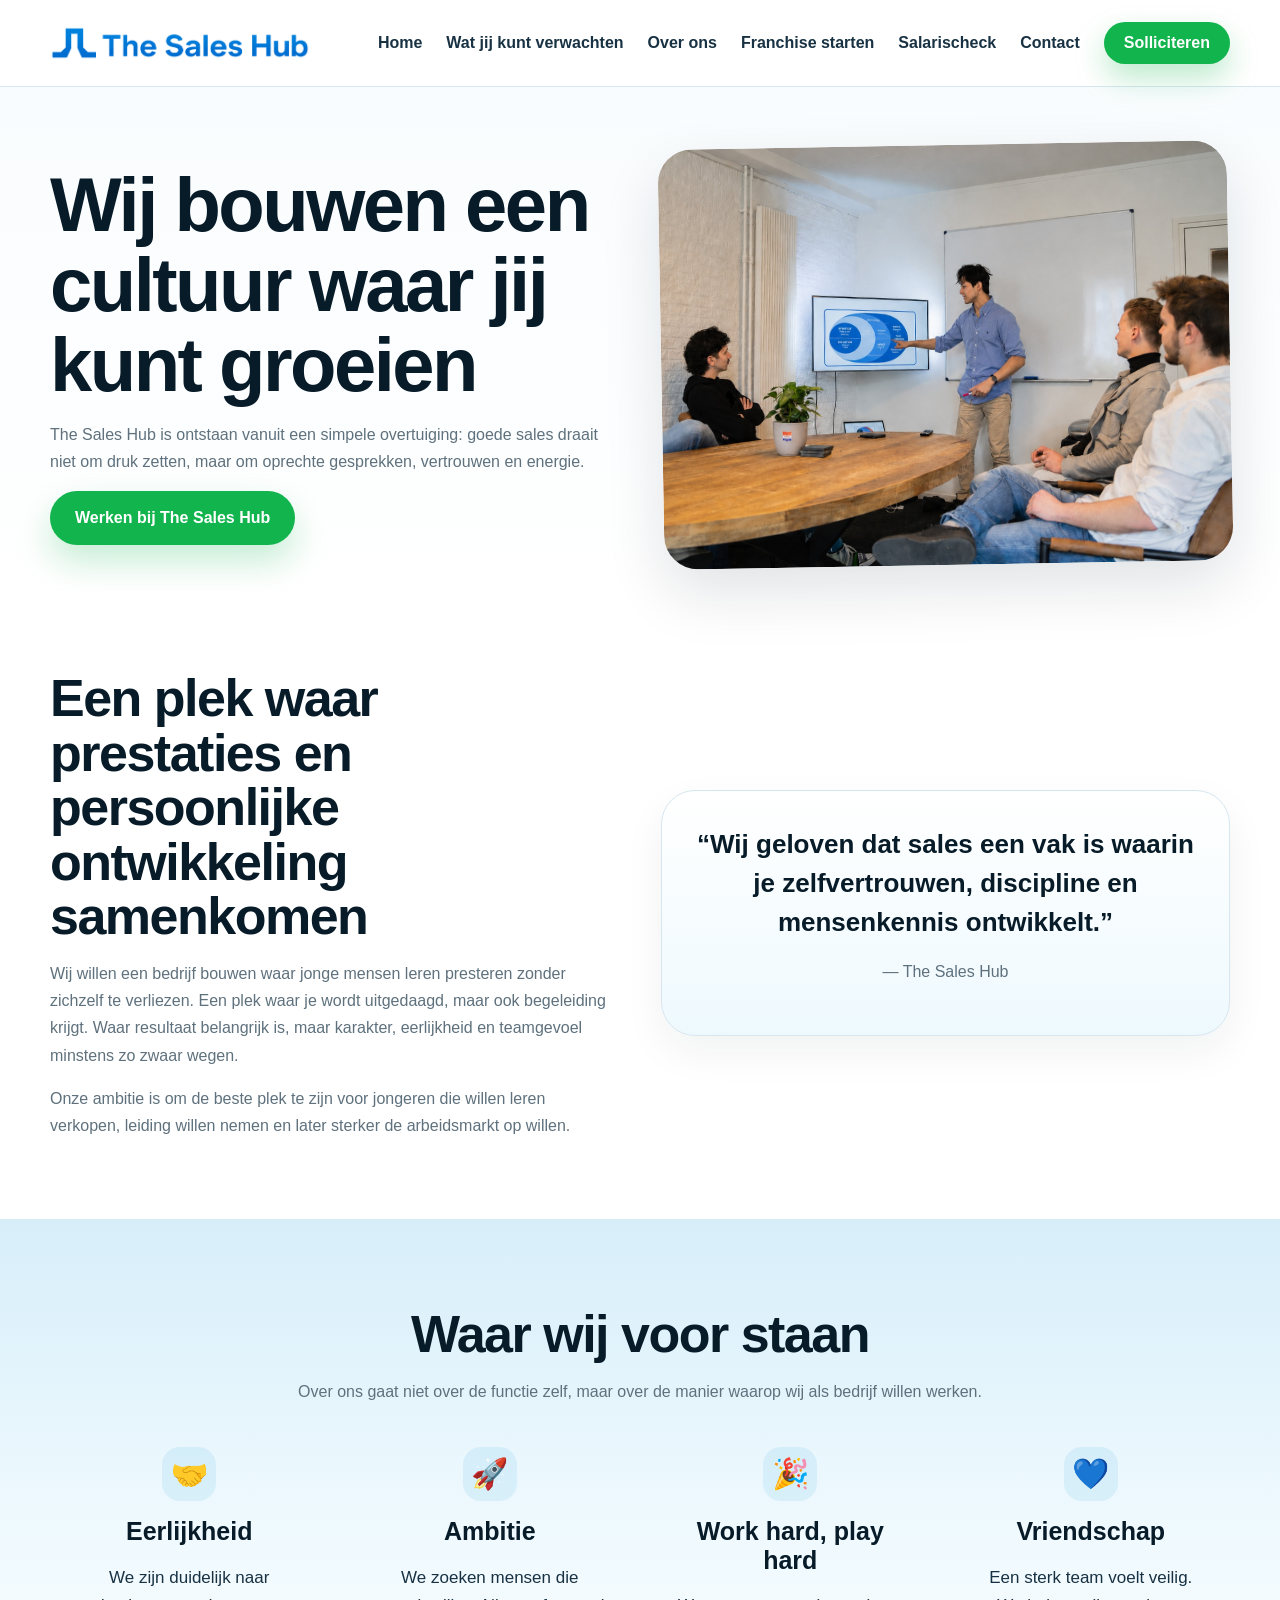
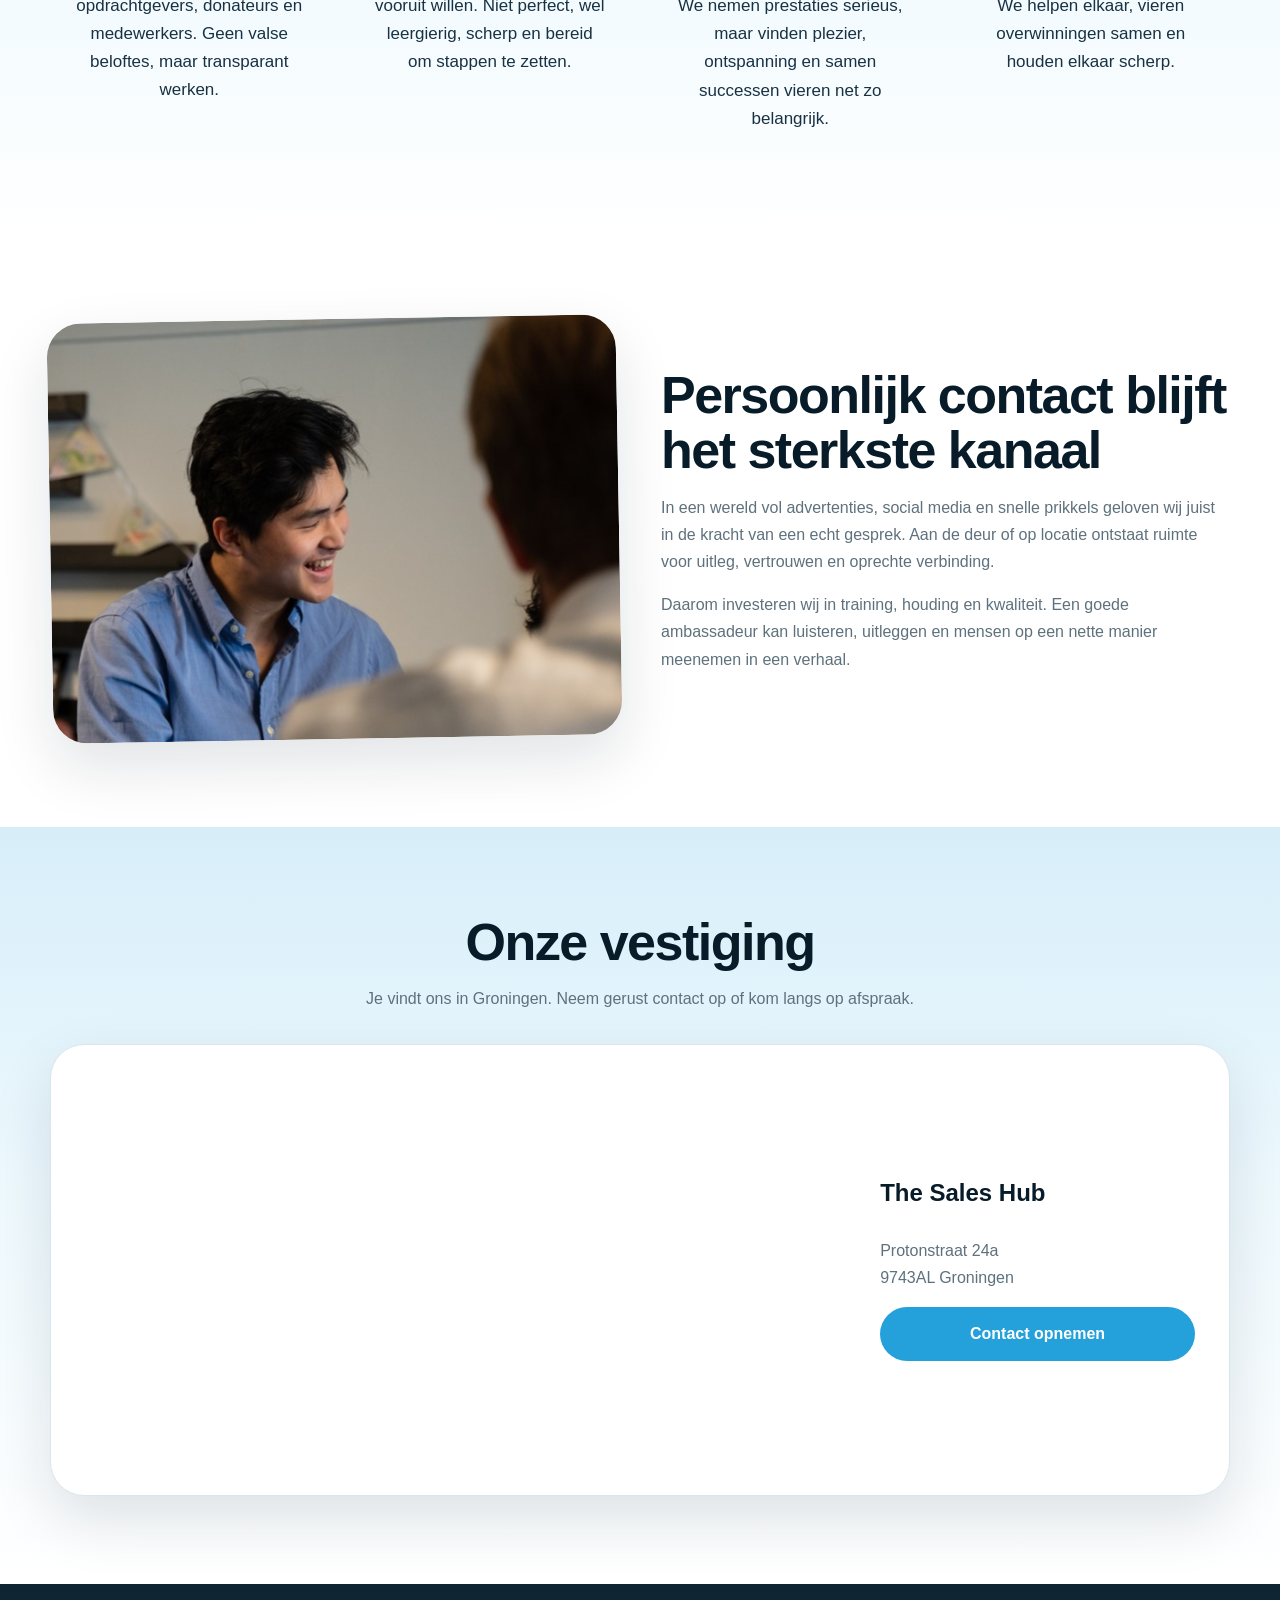
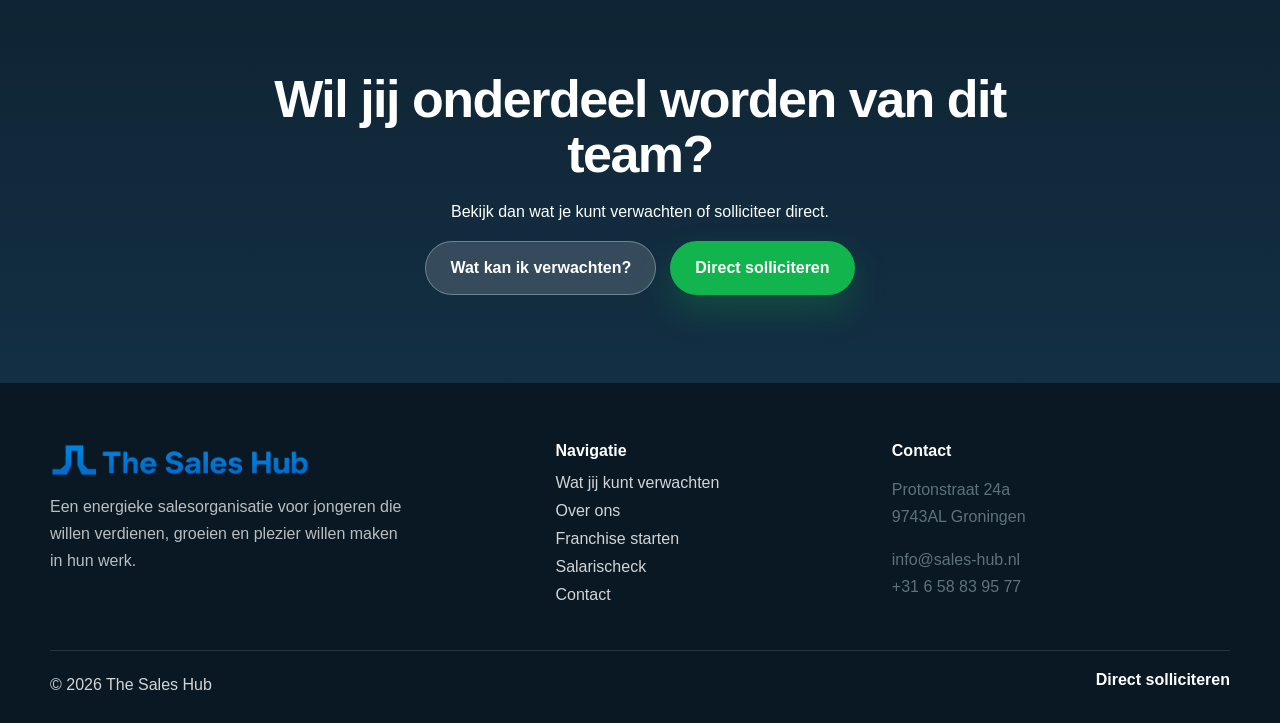
<file: over-ons.html>
<!DOCTYPE html>
<html lang="nl">
<head>
  <meta charset="UTF-8" />
  <meta name="viewport" content="width=device-width, initial-scale=1.0" />

  <title>Over The Sales Hub | Sales team in Groningen</title>
  <meta name="description" content="Leer The Sales Hub kennen: een jonge salesorganisatie in Groningen waar ambitie, eerlijkheid, training en teamgevoel centraal staan." />
  <link rel="canonical" href="https://thesaleshub.nl/over-ons.html" />

  <meta property="og:title" content="Over The Sales Hub | Sales team in Groningen" />
  <meta property="og:description" content="Maak kennis met The Sales Hub, een jonge en ambitieuze salesorganisatie in Groningen." />
  <meta property="og:type" content="website" />
  <meta property="og:url" content="https://thesaleshub.nl/over-ons.html" />

  <link rel="stylesheet" href="style.css" />
  <link rel="icon" type="image/png" href="images/favicon.png?v=3" />
</head>
<body>
<!-- =========================================================
AANPASSEN: over-ons.html
Gebruik Ctrl+F en zoek op 'AANPASSEN' om alle bewerkbare tekstblokken te vinden.
Pas vooral tekst tussen <h1>, <h2>, <h3>, <p>, <li> en knoppen (<a>) aan.
Laat class="", href="", script- en link-tags zoveel mogelijk staan.
========================================================= -->

  <!-- AANPASSEN: NAVIGATIE / MENU
Hieronder staan het logo, de bedrijfsnaam en de menulinks.
Wil je een menunaam wijzigen? Pas alleen de zichtbare tekst tussen <a>...</a> aan.
Wil je een link wijzigen? Pas dan href="..." aan, maar laat de bestandsnamen kloppen.
-->
<header class="site-header">
    <div class="container header-inner">
      <a href="index.html" class="brand">
        <img src="images/logo.png" alt="The Sales Hub logo" />

      </a>
      <nav class="main-nav" id="mainNav">
        <a href="index.html">Home</a>
        <a href="verwachtingen.html">Wat jij kunt verwachten</a>
        <a href="over-ons.html">Over ons</a>
        <a href="franchise-starten.html">Franchise starten</a>
        <a href="salarischeck.html">Salarischeck</a>
        <a href="contact.html">Contact</a>
        <a href="solliciteren.html" class="nav-apply">Solliciteren</a>

      </nav>
      <button class="menu-toggle" id="menuToggle" aria-label="Open menu">☰</button>
    </div>
  </header>
  <main>

<section class="page-hero compact-page-hero about-hero">
  <div class="container two-column align-center">
    <div>

      <h1>Wij bouwen een cultuur waar jij kunt groeien</h1>
      <p>The Sales Hub is ontstaan vanuit een simpele overtuiging: goede sales draait niet om druk zetten, maar om oprechte gesprekken, vertrouwen en energie.</p>
      <a href="solliciteren.html" class="btn btn-cta">Werken bij The Sales Hub</a>
    </div>
    <div class="single-image-card image-pop"><img src="images/training.jpg" alt="Team van The Sales Hub" /></div>
  </div>
</section>

<section class="section section-tight">
  <div class="container two-column align-center">
    <div>

      <h2>Een plek waar prestaties en persoonlijke ontwikkeling samenkomen</h2>
      <p>Wij willen een bedrijf bouwen waar jonge mensen leren presteren zonder zichzelf te verliezen. Een plek waar je wordt uitgedaagd, maar ook begeleiding krijgt. Waar resultaat belangrijk is, maar karakter, eerlijkheid en teamgevoel minstens zo zwaar wegen.</p>
      <p>Onze ambitie is om de beste plek te zijn voor jongeren die willen leren verkopen, leiding willen nemen en later sterker de arbeidsmarkt op willen.</p>
    </div>
    <div class="quote-panel about-quote">
      <blockquote>“Wij geloven dat sales een vak is waarin je zelfvertrouwen, discipline en mensenkennis ontwikkelt.”</blockquote>
      <p>— The Sales Hub</p>
    </div>
  </div>
</section>

<!-- AANPASSEN: KERNWAARDEN
Pas hier kernwaarden aan zoals ambitie, eerlijkheid, vriendschap, discipline of plezier.
-->
<section class="section section-soft">
  <div class="container">
    <div class="section-head center">

      <h2>Waar wij voor staan</h2>
      <p>Over ons gaat niet over de functie zelf, maar over de manier waarop wij als bedrijf willen werken.</p>
    </div>
  <div class="card-grid four values-grid">
  <article class="info-card value-card">
    <div class="value-icon">🤝</div>
    <h3>Eerlijkheid</h3>
    <p>We zijn duidelijk naar opdrachtgevers, donateurs en medewerkers. Geen valse beloftes, maar transparant werken.</p>
  </article>

  <article class="info-card value-card">
    <div class="value-icon">🚀</div>
    <h3>Ambitie</h3>
    <p>We zoeken mensen die vooruit willen. Niet perfect, wel leergierig, scherp en bereid om stappen te zetten.</p>
  </article>

  <article class="info-card value-card">
    <div class="value-icon">🎉</div>
    <h3>Work hard, play hard</h3>
    <p>We nemen prestaties serieus, maar vinden plezier, ontspanning en samen successen vieren net zo belangrijk.</p>
  </article>

  <article class="info-card value-card">
    <div class="value-icon">💙</div>
    <h3>Vriendschap</h3>
    <p>Een sterk team voelt veilig. We helpen elkaar, vieren overwinningen samen en houden elkaar scherp.</p>
  </article>
</div>
  </div>
</section>

<!-- AANPASSEN: OVER ONS HOOFDTEKST
Vertel hier wie jullie zijn, waar jullie voor staan en wat jullie willen bouwen.
-->
<section class="section">
  <div class="container two-column align-center">
    <div class="single-image-card image-pop"><img src="images/office.jpg" alt="Kantoor van The Sales Hub" /></div>
    <div>
      
      <h2>Persoonlijk contact blijft het sterkste kanaal</h2>
      <p>In een wereld vol advertenties, social media en snelle prikkels geloven wij juist in de kracht van een echt gesprek. Aan de deur of op locatie ontstaat ruimte voor uitleg, vertrouwen en oprechte verbinding.</p>
      <p>Daarom investeren wij in training, houding en kwaliteit. Een goede ambassadeur kan luisteren, uitleggen en mensen op een nette manier meenemen in een verhaal.</p>
    </div>
  </div>
</section>

<section class="section section-soft">
  <div class="container">
    <div class="section-head center">
     
      <h2>Onze vestiging</h2>
      <p>Je vindt ons in Groningen. Neem gerust contact op of kom langs op afspraak.</p>
    </div>
    <div class="map-card">
      <!-- Vervang in de URL hieronder 'Groningen Nederland' door je eigen adres, bijvoorbeeld: Hoofdstraat 1 Groningen Nederland -->
      <!-- AANPASSEN: GOOGLE MAPS
Vervang later de src="" van deze iframe door jouw eigen Google Maps embed-link.
Zo doe je dat: Google Maps > adres zoeken > Delen > Kaart insluiten > HTML kopiëren.
-->
<iframe title="Google Maps locatie The Sales Hub"   src="https://www.google.com/maps/embed?pb=!1m18!1m12!1m3!1d2389.0845426478586!2d6.529861077043528!3d53.21633248444313!2m3!1f0!2f0!3f0!3m2!1i1024!2i768!4f13.1!3m3!1m2!1s0x47c9cd2dee360729%3A0xfbfe00c43baaf037!2sProtonstraat%2024A%2C%209743%20AL%20Groningen!5e0!3m2!1snl!2snl!4v1789594112971!5m2!1snl!2snl" width="600" height="450" style="border:0;" allowfullscreen="" loading="lazy" referrerpolicy="strict-origin-when-cross-origin"></iframe>
      <div class="map-info">
        <h3>The Sales Hub</h3>
        <p>Protonstraat 24a<br>9743AL Groningen</p>
        <a href="contact.html" class="btn btn-primary">Contact opnemen</a>
      </div>
    </div>
  </div>
</section>

<section class="section final-banner">
  <div class="container center-text">
    <h2>Wil jij onderdeel worden van dit team?</h2>
    <p>Bekijk dan wat je kunt verwachten of solliciteer direct.</p>
    <div class="button-row center-buttons"><a href="verwachtingen.html" class="btn btn-secondary light-btn">Wat kan ik verwachten?</a><a href="solliciteren.html" class="btn btn-cta">Direct solliciteren</a></div>
  </div>
</section>

  </main>
  <!-- AANPASSEN: FOOTER
Hier wijzig je bedrijfsnaam, korte footertekst, contactgegevens en footerlinks.
-->
<footer class="site-footer">
    <div class="container footer-grid">
      <div>
        <a href="index.html" class="brand footer-brand">
          <img src="images/logo.png" alt="The Sales Hub logo" />

        </a>
        <p class="footer-text">Een energieke salesorganisatie voor jongeren die willen verdienen, groeien en plezier willen maken in hun werk.</p>
      </div>
      <div>
        <h4>Navigatie</h4>
        <a href="verwachtingen.html">Wat jij kunt verwachten</a>
        <a href="over-ons.html">Over ons</a>
        <a href="franchise-starten.html">Franchise starten</a>
        <a href="salarischeck.html">Salarischeck</a>
        <a href="contact.html">Contact</a>
      </div>
      <div>
        <h4>Contact</h4>
        <p>Protonstraat 24a<br>9743AL Groningen</p>
        <p>info@sales-hub.nl<br>+31 6 58 83 95 77</p>
      </div>
    </div>
    <div class="container footer-bottom">
      <span>© <span id="year"></span> The Sales Hub</span>
      <a href="solliciteren.html">Direct solliciteren</a>
    </div>
  </footer>
  <script src="script.js"></script>
</body>
</html>
</file>
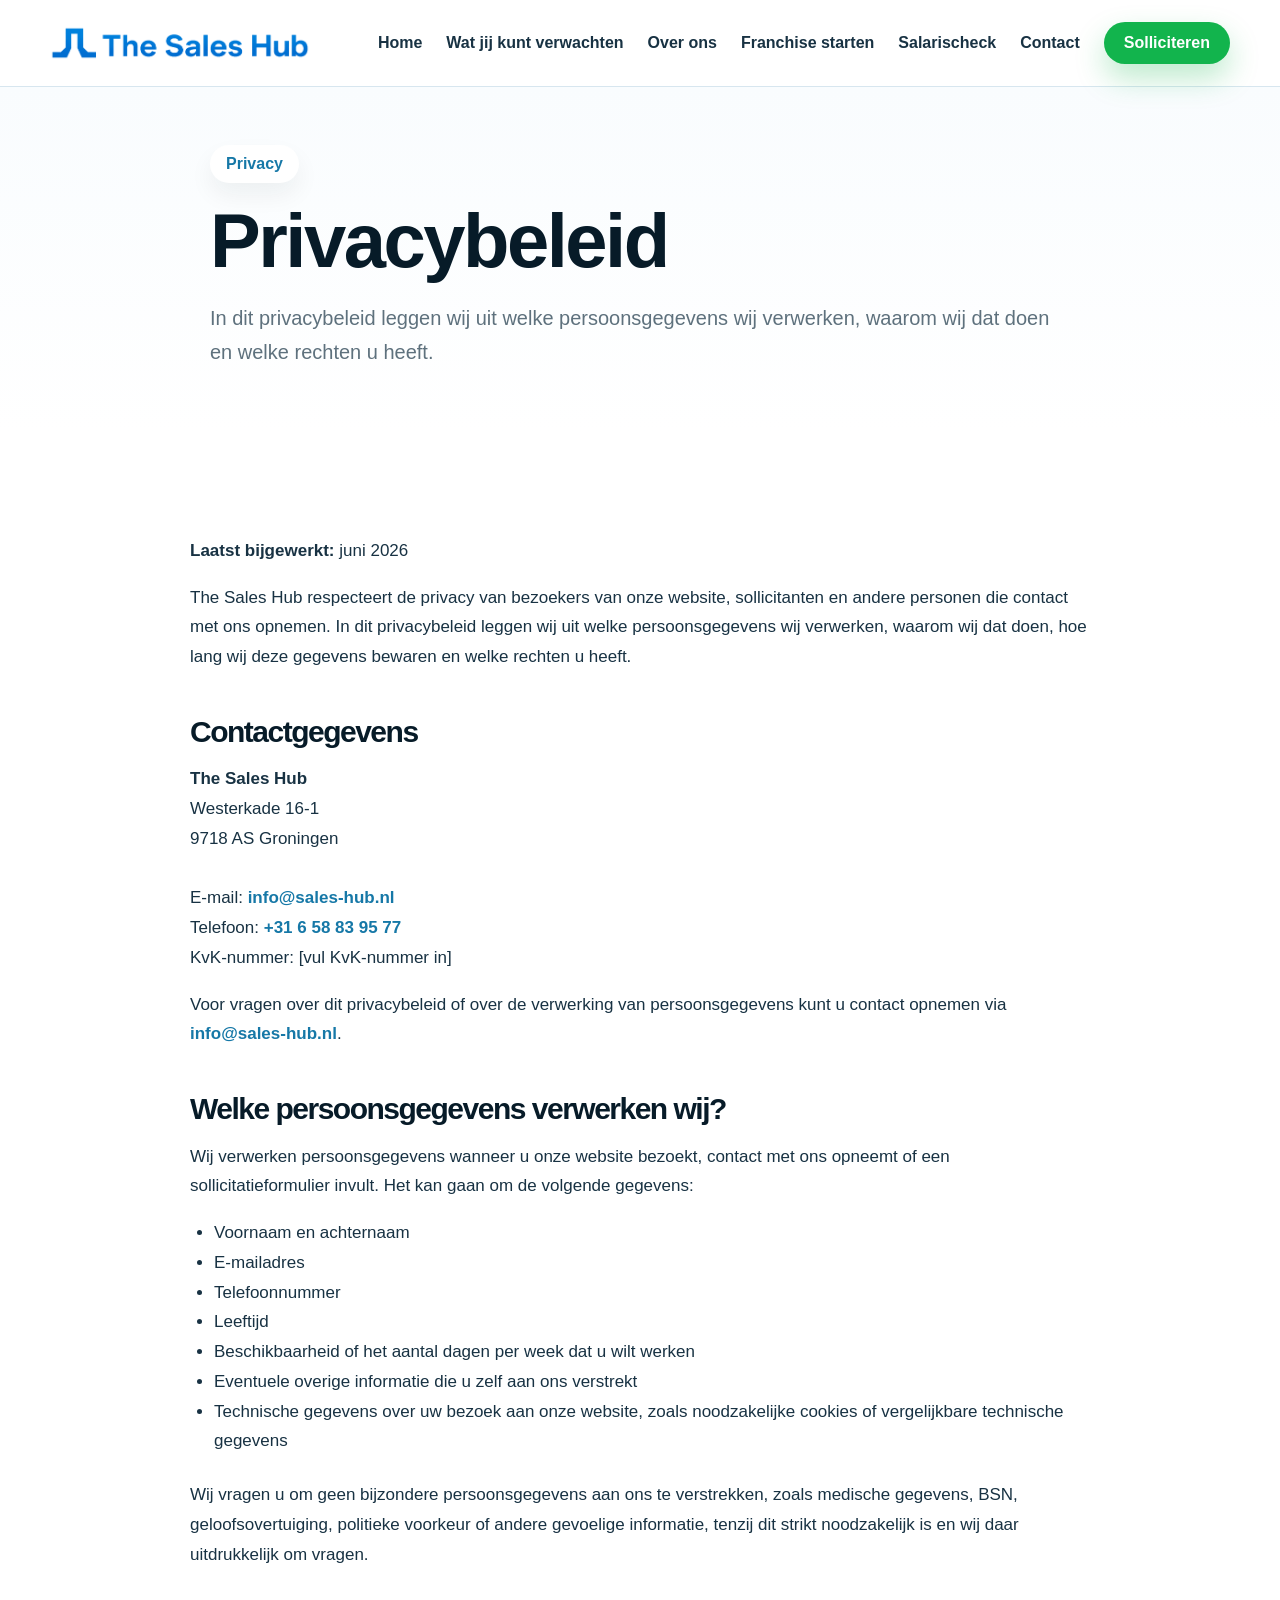
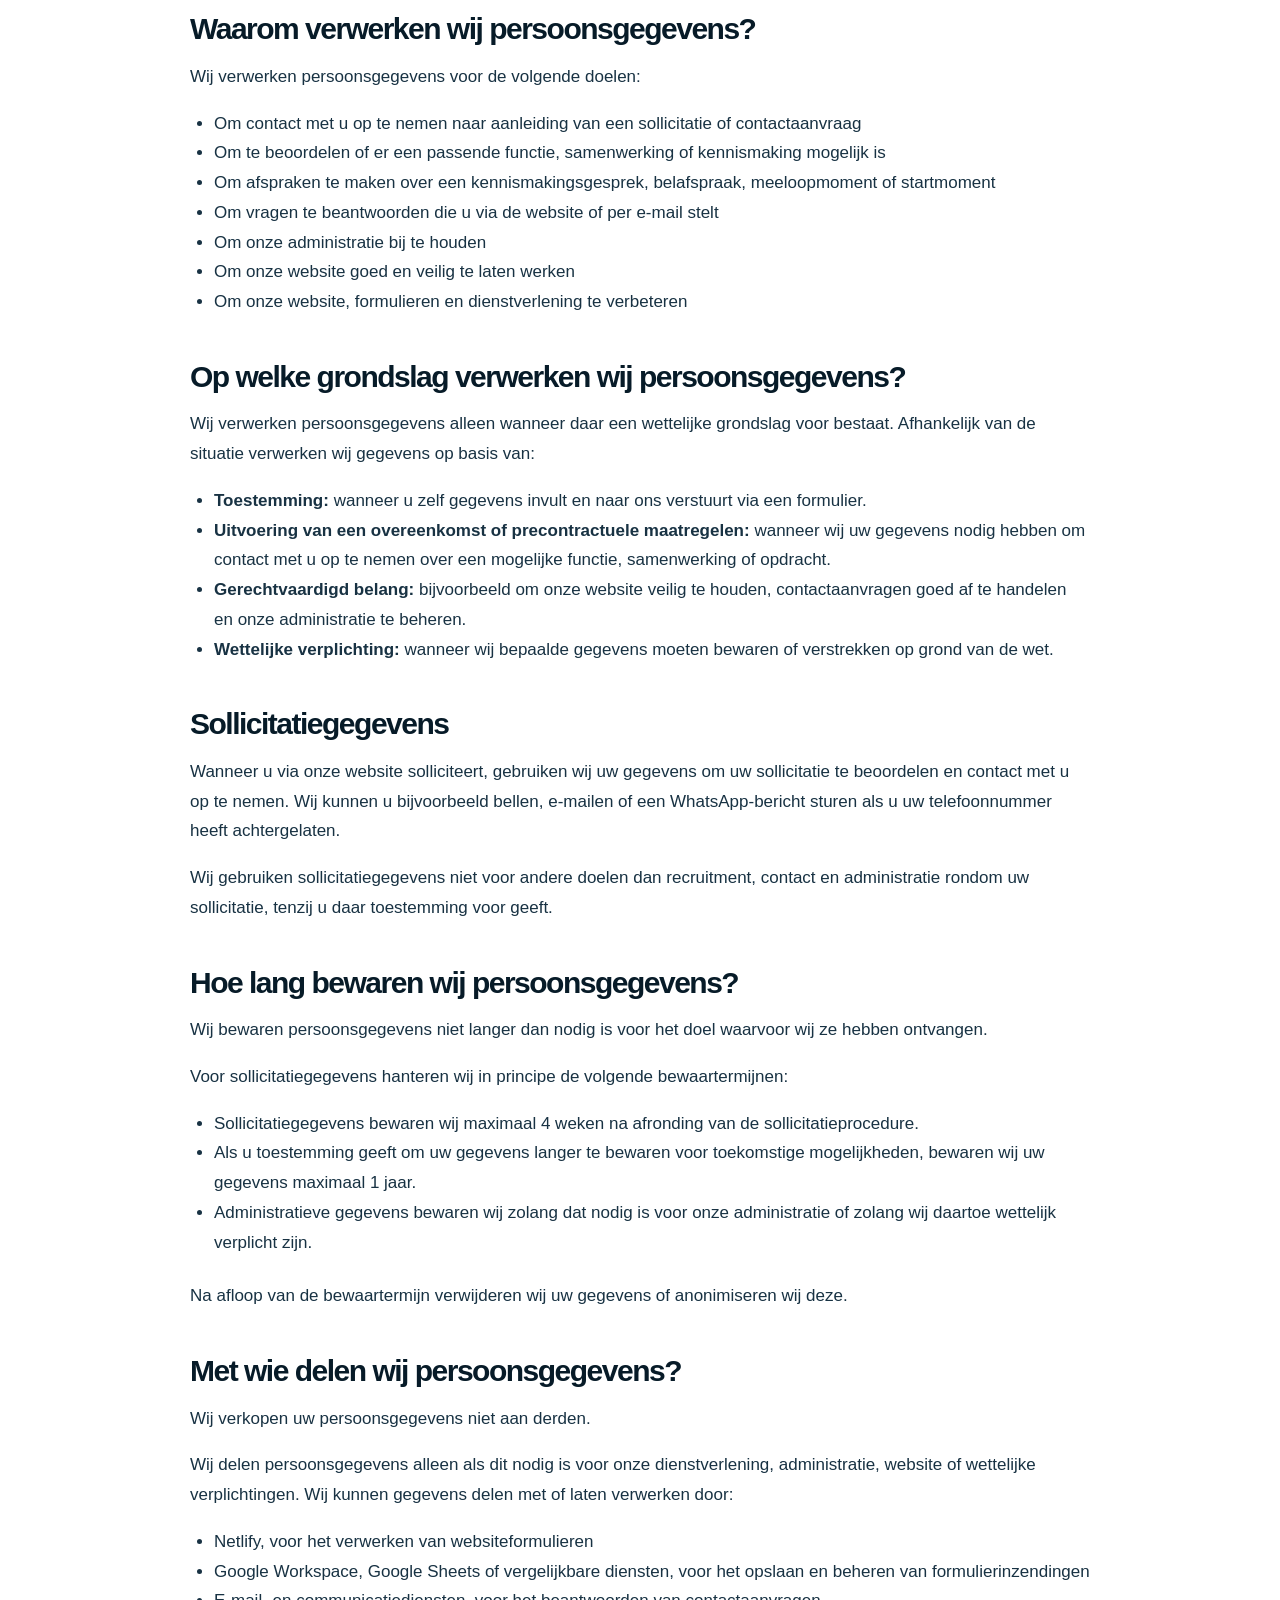
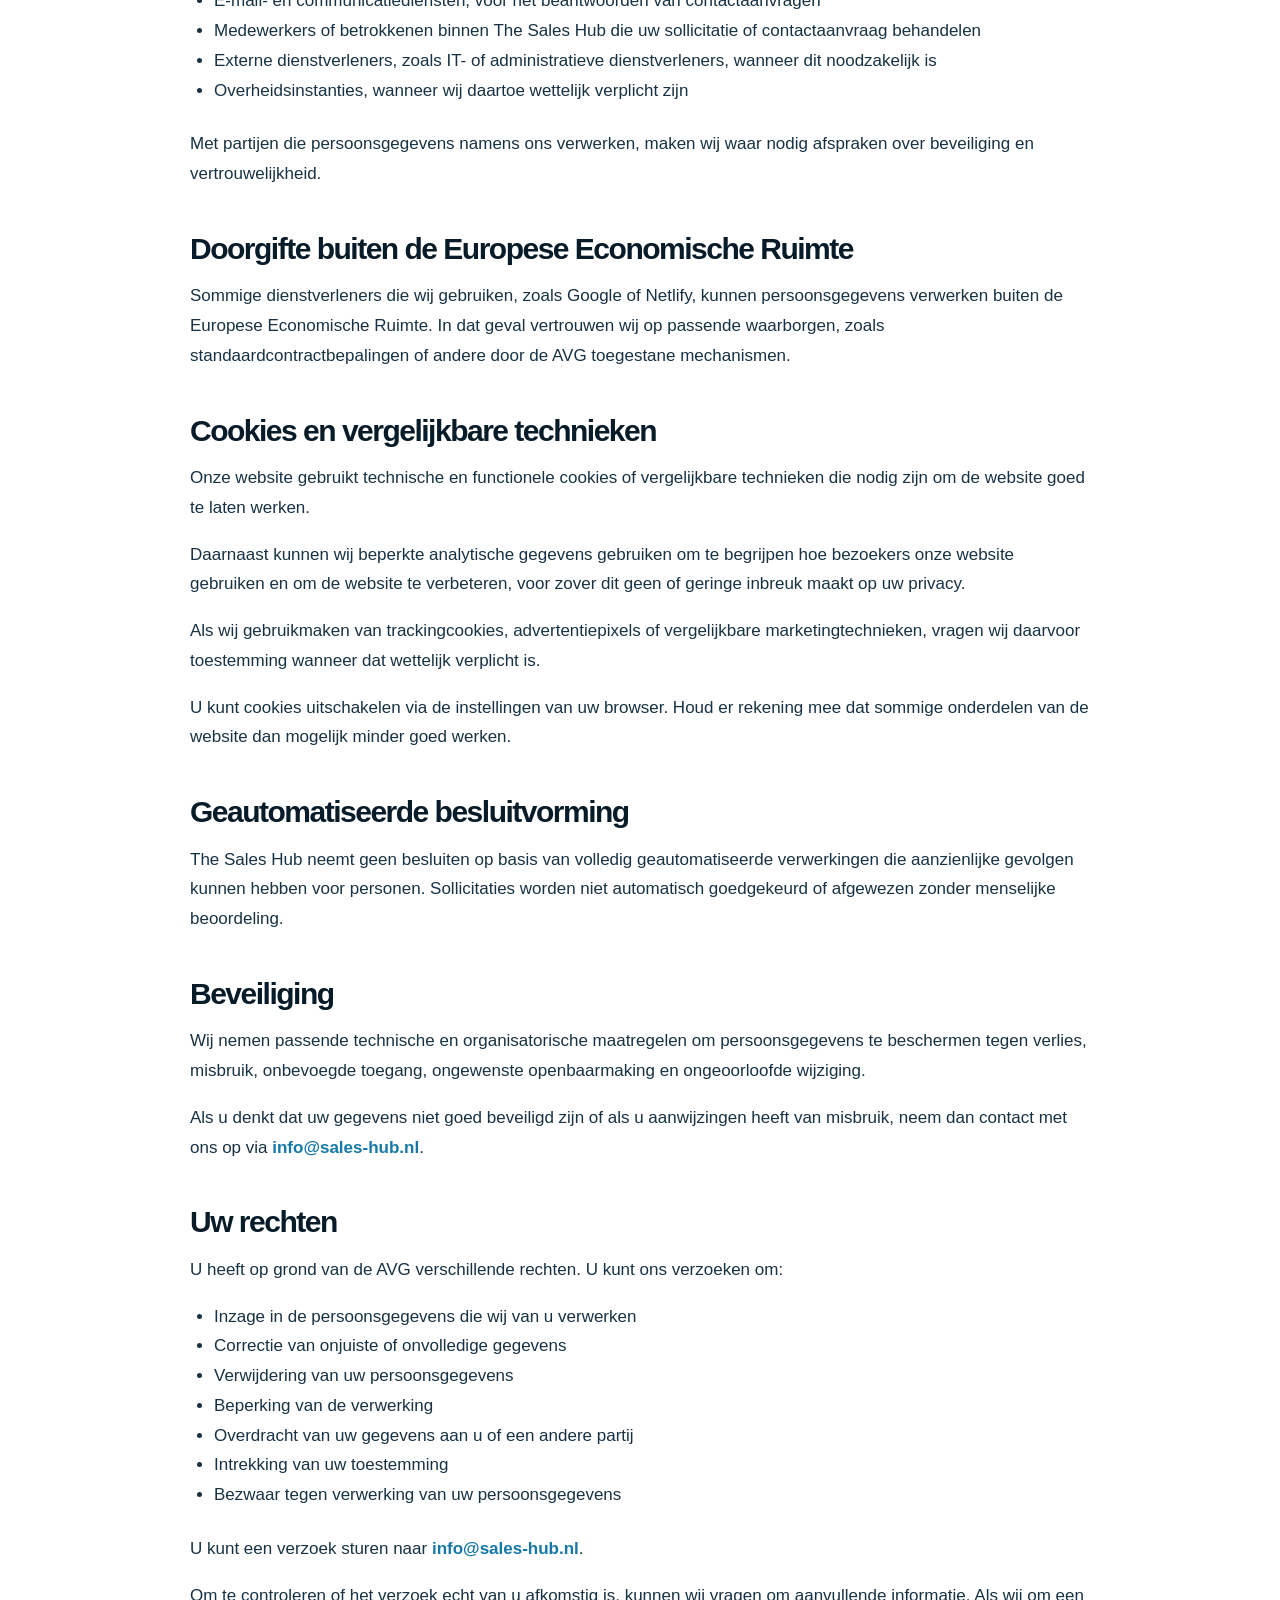
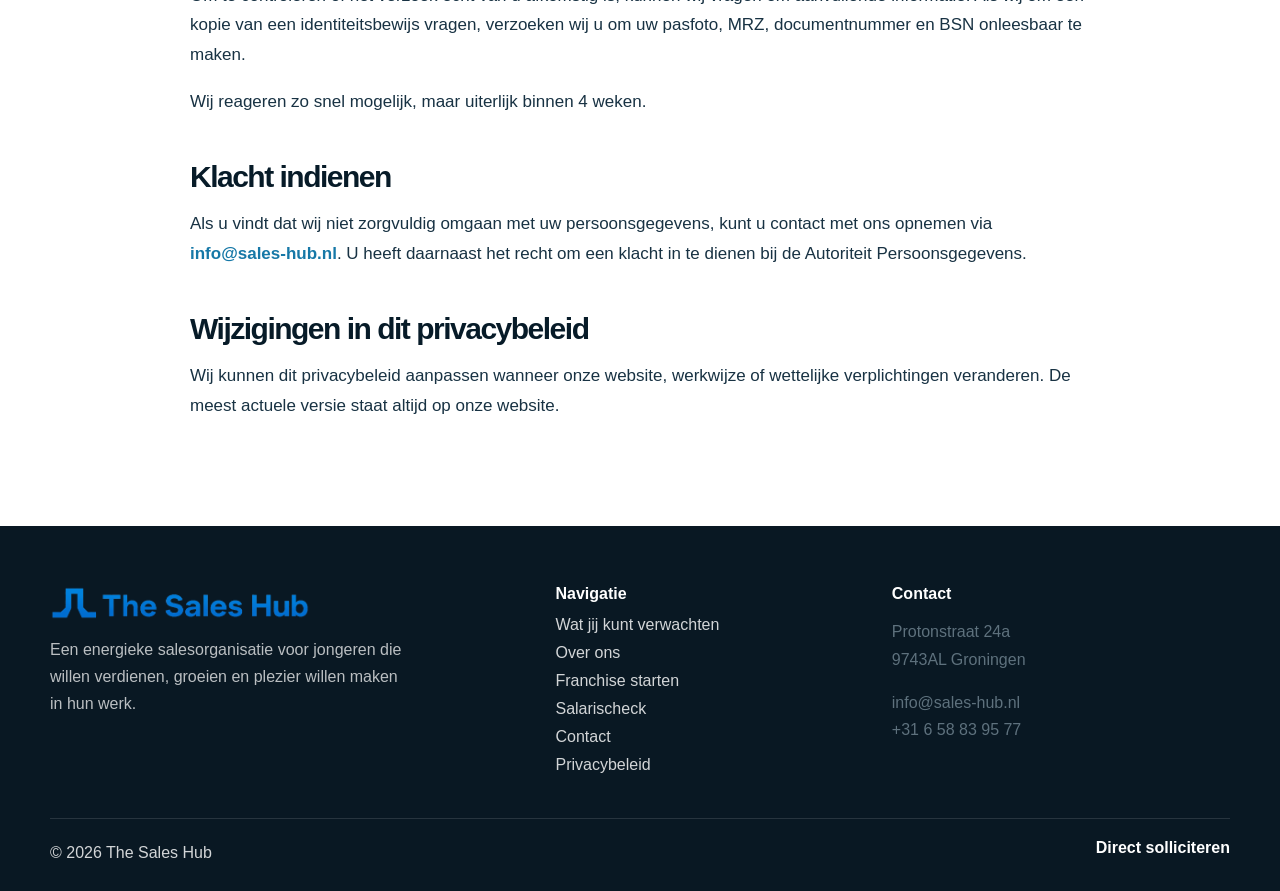
<file: privacybeleid.html>
<!DOCTYPE html>
<html lang="nl">
<head>
  <meta charset="UTF-8" />
  <meta name="viewport" content="width=device-width, initial-scale=1.0" />

  <title>Privacybeleid | The Sales Hub</title>
  <meta name="description" content="Lees hoe The Sales Hub omgaat met persoonsgegevens van websitebezoekers, sollicitanten en contactaanvragen." />
  <link rel="canonical" href="https://thesaleshub.nl/privacybeleid.html" />

  <meta property="og:title" content="Privacybeleid | The Sales Hub" />
  <meta property="og:description" content="Lees hoe The Sales Hub omgaat met persoonsgegevens en privacy." />
  <meta property="og:type" content="website" />
  <meta property="og:url" content="https://thesaleshub.nl/privacybeleid.html" />

  <link rel="stylesheet" href="style.css" />
  <link rel="icon" type="image/png" href="images/favicon.png?v=3" />
</head>

<body>
  <header class="site-header">
    <div class="container header-inner">
      <a href="index.html" class="brand">
        <img src="images/logo.png" alt="The Sales Hub logo" />
      </a>

      <nav class="main-nav" id="mainNav">
        <a href="index.html">Home</a>
        <a href="verwachtingen.html">Wat jij kunt verwachten</a>
        <a href="over-ons.html">Over ons</a>
        <a href="franchise-starten.html">Franchise starten</a>
        <a href="salarischeck.html">Salarischeck</a>
        <a href="contact.html">Contact</a>
        <a href="solliciteren.html" class="nav-apply">Solliciteren</a>
      </nav>

      <button class="menu-toggle" id="menuToggle" aria-label="Open menu">☰</button>
    </div>
  </header>

  <main>
    <section class="page-hero compact-page-hero">
      <div class="container hero-narrow">
        <span class="eyebrow">Privacy</span>
        <h1>Privacybeleid</h1>
        <p>In dit privacybeleid leggen wij uit welke persoonsgegevens wij verwerken, waarom wij dat doen en welke rechten u heeft.</p>
      </div>
    </section>

    <section class="section">
      <div class="container privacy-content">
        <p><strong>Laatst bijgewerkt:</strong> juni 2026</p>

        <p>The Sales Hub respecteert de privacy van bezoekers van onze website, sollicitanten en andere personen die contact met ons opnemen. In dit privacybeleid leggen wij uit welke persoonsgegevens wij verwerken, waarom wij dat doen, hoe lang wij deze gegevens bewaren en welke rechten u heeft.</p>

        <h2>Contactgegevens</h2>
        <p>
          <strong>The Sales Hub</strong><br>
          Westerkade 16-1<br>
          9718 AS Groningen<br><br>
          E-mail: <a href="mailto:info@sales-hub.nl">info@sales-hub.nl</a><br>
          Telefoon: <a href="tel:+31658839577">+31 6 58 83 95 77</a><br>
          KvK-nummer: [vul KvK-nummer in]
        </p>

        <p>Voor vragen over dit privacybeleid of over de verwerking van persoonsgegevens kunt u contact opnemen via <a href="mailto:info@sales-hub.nl">info@sales-hub.nl</a>.</p>

        <h2>Welke persoonsgegevens verwerken wij?</h2>
        <p>Wij verwerken persoonsgegevens wanneer u onze website bezoekt, contact met ons opneemt of een sollicitatieformulier invult. Het kan gaan om de volgende gegevens:</p>

        <ul>
          <li>Voornaam en achternaam</li>
          <li>E-mailadres</li>
          <li>Telefoonnummer</li>
          <li>Leeftijd</li>
          <li>Beschikbaarheid of het aantal dagen per week dat u wilt werken</li>
          <li>Eventuele overige informatie die u zelf aan ons verstrekt</li>
          <li>Technische gegevens over uw bezoek aan onze website, zoals noodzakelijke cookies of vergelijkbare technische gegevens</li>
        </ul>

        <p>Wij vragen u om geen bijzondere persoonsgegevens aan ons te verstrekken, zoals medische gegevens, BSN, geloofsovertuiging, politieke voorkeur of andere gevoelige informatie, tenzij dit strikt noodzakelijk is en wij daar uitdrukkelijk om vragen.</p>

        <h2>Waarom verwerken wij persoonsgegevens?</h2>
        <p>Wij verwerken persoonsgegevens voor de volgende doelen:</p>

        <ul>
          <li>Om contact met u op te nemen naar aanleiding van een sollicitatie of contactaanvraag</li>
          <li>Om te beoordelen of er een passende functie, samenwerking of kennismaking mogelijk is</li>
          <li>Om afspraken te maken over een kennismakingsgesprek, belafspraak, meeloopmoment of startmoment</li>
          <li>Om vragen te beantwoorden die u via de website of per e-mail stelt</li>
          <li>Om onze administratie bij te houden</li>
          <li>Om onze website goed en veilig te laten werken</li>
          <li>Om onze website, formulieren en dienstverlening te verbeteren</li>
        </ul>

        <h2>Op welke grondslag verwerken wij persoonsgegevens?</h2>
        <p>Wij verwerken persoonsgegevens alleen wanneer daar een wettelijke grondslag voor bestaat. Afhankelijk van de situatie verwerken wij gegevens op basis van:</p>

        <ul>
          <li><strong>Toestemming:</strong> wanneer u zelf gegevens invult en naar ons verstuurt via een formulier.</li>
          <li><strong>Uitvoering van een overeenkomst of precontractuele maatregelen:</strong> wanneer wij uw gegevens nodig hebben om contact met u op te nemen over een mogelijke functie, samenwerking of opdracht.</li>
          <li><strong>Gerechtvaardigd belang:</strong> bijvoorbeeld om onze website veilig te houden, contactaanvragen goed af te handelen en onze administratie te beheren.</li>
          <li><strong>Wettelijke verplichting:</strong> wanneer wij bepaalde gegevens moeten bewaren of verstrekken op grond van de wet.</li>
        </ul>

        <h2>Sollicitatiegegevens</h2>
        <p>Wanneer u via onze website solliciteert, gebruiken wij uw gegevens om uw sollicitatie te beoordelen en contact met u op te nemen. Wij kunnen u bijvoorbeeld bellen, e-mailen of een WhatsApp-bericht sturen als u uw telefoonnummer heeft achtergelaten.</p>

        <p>Wij gebruiken sollicitatiegegevens niet voor andere doelen dan recruitment, contact en administratie rondom uw sollicitatie, tenzij u daar toestemming voor geeft.</p>

        <h2>Hoe lang bewaren wij persoonsgegevens?</h2>
        <p>Wij bewaren persoonsgegevens niet langer dan nodig is voor het doel waarvoor wij ze hebben ontvangen.</p>

        <p>Voor sollicitatiegegevens hanteren wij in principe de volgende bewaartermijnen:</p>

        <ul>
          <li>Sollicitatiegegevens bewaren wij maximaal 4 weken na afronding van de sollicitatieprocedure.</li>
          <li>Als u toestemming geeft om uw gegevens langer te bewaren voor toekomstige mogelijkheden, bewaren wij uw gegevens maximaal 1 jaar.</li>
          <li>Administratieve gegevens bewaren wij zolang dat nodig is voor onze administratie of zolang wij daartoe wettelijk verplicht zijn.</li>
        </ul>

        <p>Na afloop van de bewaartermijn verwijderen wij uw gegevens of anonimiseren wij deze.</p>

        <h2>Met wie delen wij persoonsgegevens?</h2>
        <p>Wij verkopen uw persoonsgegevens niet aan derden.</p>

        <p>Wij delen persoonsgegevens alleen als dit nodig is voor onze dienstverlening, administratie, website of wettelijke verplichtingen. Wij kunnen gegevens delen met of laten verwerken door:</p>

        <ul>
          <li>Netlify, voor het verwerken van websiteformulieren</li>
          <li>Google Workspace, Google Sheets of vergelijkbare diensten, voor het opslaan en beheren van formulierinzendingen</li>
          <li>E-mail- en communicatiediensten, voor het beantwoorden van contactaanvragen</li>
          <li>Medewerkers of betrokkenen binnen The Sales Hub die uw sollicitatie of contactaanvraag behandelen</li>
          <li>Externe dienstverleners, zoals IT- of administratieve dienstverleners, wanneer dit noodzakelijk is</li>
          <li>Overheidsinstanties, wanneer wij daartoe wettelijk verplicht zijn</li>
        </ul>

        <p>Met partijen die persoonsgegevens namens ons verwerken, maken wij waar nodig afspraken over beveiliging en vertrouwelijkheid.</p>

        <h2>Doorgifte buiten de Europese Economische Ruimte</h2>
        <p>Sommige dienstverleners die wij gebruiken, zoals Google of Netlify, kunnen persoonsgegevens verwerken buiten de Europese Economische Ruimte. In dat geval vertrouwen wij op passende waarborgen, zoals standaardcontractbepalingen of andere door de AVG toegestane mechanismen.</p>

        <h2>Cookies en vergelijkbare technieken</h2>
        <p>Onze website gebruikt technische en functionele cookies of vergelijkbare technieken die nodig zijn om de website goed te laten werken.</p>

        <p>Daarnaast kunnen wij beperkte analytische gegevens gebruiken om te begrijpen hoe bezoekers onze website gebruiken en om de website te verbeteren, voor zover dit geen of geringe inbreuk maakt op uw privacy.</p>

        <p>Als wij gebruikmaken van trackingcookies, advertentiepixels of vergelijkbare marketingtechnieken, vragen wij daarvoor toestemming wanneer dat wettelijk verplicht is.</p>

        <p>U kunt cookies uitschakelen via de instellingen van uw browser. Houd er rekening mee dat sommige onderdelen van de website dan mogelijk minder goed werken.</p>

        <h2>Geautomatiseerde besluitvorming</h2>
        <p>The Sales Hub neemt geen besluiten op basis van volledig geautomatiseerde verwerkingen die aanzienlijke gevolgen kunnen hebben voor personen. Sollicitaties worden niet automatisch goedgekeurd of afgewezen zonder menselijke beoordeling.</p>

        <h2>Beveiliging</h2>
        <p>Wij nemen passende technische en organisatorische maatregelen om persoonsgegevens te beschermen tegen verlies, misbruik, onbevoegde toegang, ongewenste openbaarmaking en ongeoorloofde wijziging.</p>

        <p>Als u denkt dat uw gegevens niet goed beveiligd zijn of als u aanwijzingen heeft van misbruik, neem dan contact met ons op via <a href="mailto:info@sales-hub.nl">info@sales-hub.nl</a>.</p>

        <h2>Uw rechten</h2>
        <p>U heeft op grond van de AVG verschillende rechten. U kunt ons verzoeken om:</p>

        <ul>
          <li>Inzage in de persoonsgegevens die wij van u verwerken</li>
          <li>Correctie van onjuiste of onvolledige gegevens</li>
          <li>Verwijdering van uw persoonsgegevens</li>
          <li>Beperking van de verwerking</li>
          <li>Overdracht van uw gegevens aan u of een andere partij</li>
          <li>Intrekking van uw toestemming</li>
          <li>Bezwaar tegen verwerking van uw persoonsgegevens</li>
        </ul>

        <p>U kunt een verzoek sturen naar <a href="mailto:info@sales-hub.nl">info@sales-hub.nl</a>.</p>

        <p>Om te controleren of het verzoek echt van u afkomstig is, kunnen wij vragen om aanvullende informatie. Als wij om een kopie van een identiteitsbewijs vragen, verzoeken wij u om uw pasfoto, MRZ, documentnummer en BSN onleesbaar te maken.</p>

        <p>Wij reageren zo snel mogelijk, maar uiterlijk binnen 4 weken.</p>

        <h2>Klacht indienen</h2>
        <p>Als u vindt dat wij niet zorgvuldig omgaan met uw persoonsgegevens, kunt u contact met ons opnemen via <a href="mailto:info@sales-hub.nl">info@sales-hub.nl</a>. U heeft daarnaast het recht om een klacht in te dienen bij de Autoriteit Persoonsgegevens.</p>

        <h2>Wijzigingen in dit privacybeleid</h2>
        <p>Wij kunnen dit privacybeleid aanpassen wanneer onze website, werkwijze of wettelijke verplichtingen veranderen. De meest actuele versie staat altijd op onze website.</p>
      </div>
    </section>
  </main>

  <footer class="site-footer">
    <div class="container footer-grid">
      <div>
        <a href="index.html" class="brand footer-brand">
          <img src="images/logo.png" alt="The Sales Hub logo" />
        </a>
        <p class="footer-text">Een energieke salesorganisatie voor jongeren die willen verdienen, groeien en plezier willen maken in hun werk.</p>
      </div>

      <div>
        <h4>Navigatie</h4>
        <a href="verwachtingen.html">Wat jij kunt verwachten</a>
        <a href="over-ons.html">Over ons</a>
        <a href="franchise-starten.html">Franchise starten</a>
        <a href="salarischeck.html">Salarischeck</a>
        <a href="contact.html">Contact</a>
        <a href="privacybeleid.html">Privacybeleid</a>
      </div>

      <div>
        <h4>Contact</h4>
        <p>Protonstraat 24a<br>9743AL Groningen</p>
        <p>info@sales-hub.nl<br>+31 6 58 83 95 77</p>
      </div>
    </div>

    <div class="container footer-bottom">
      <span>© <span id="year"></span> The Sales Hub</span>
      <a href="solliciteren.html">Direct solliciteren</a>
    </div>
  </footer>

  <script src="script.js"></script>
</body>
</html>
</file>
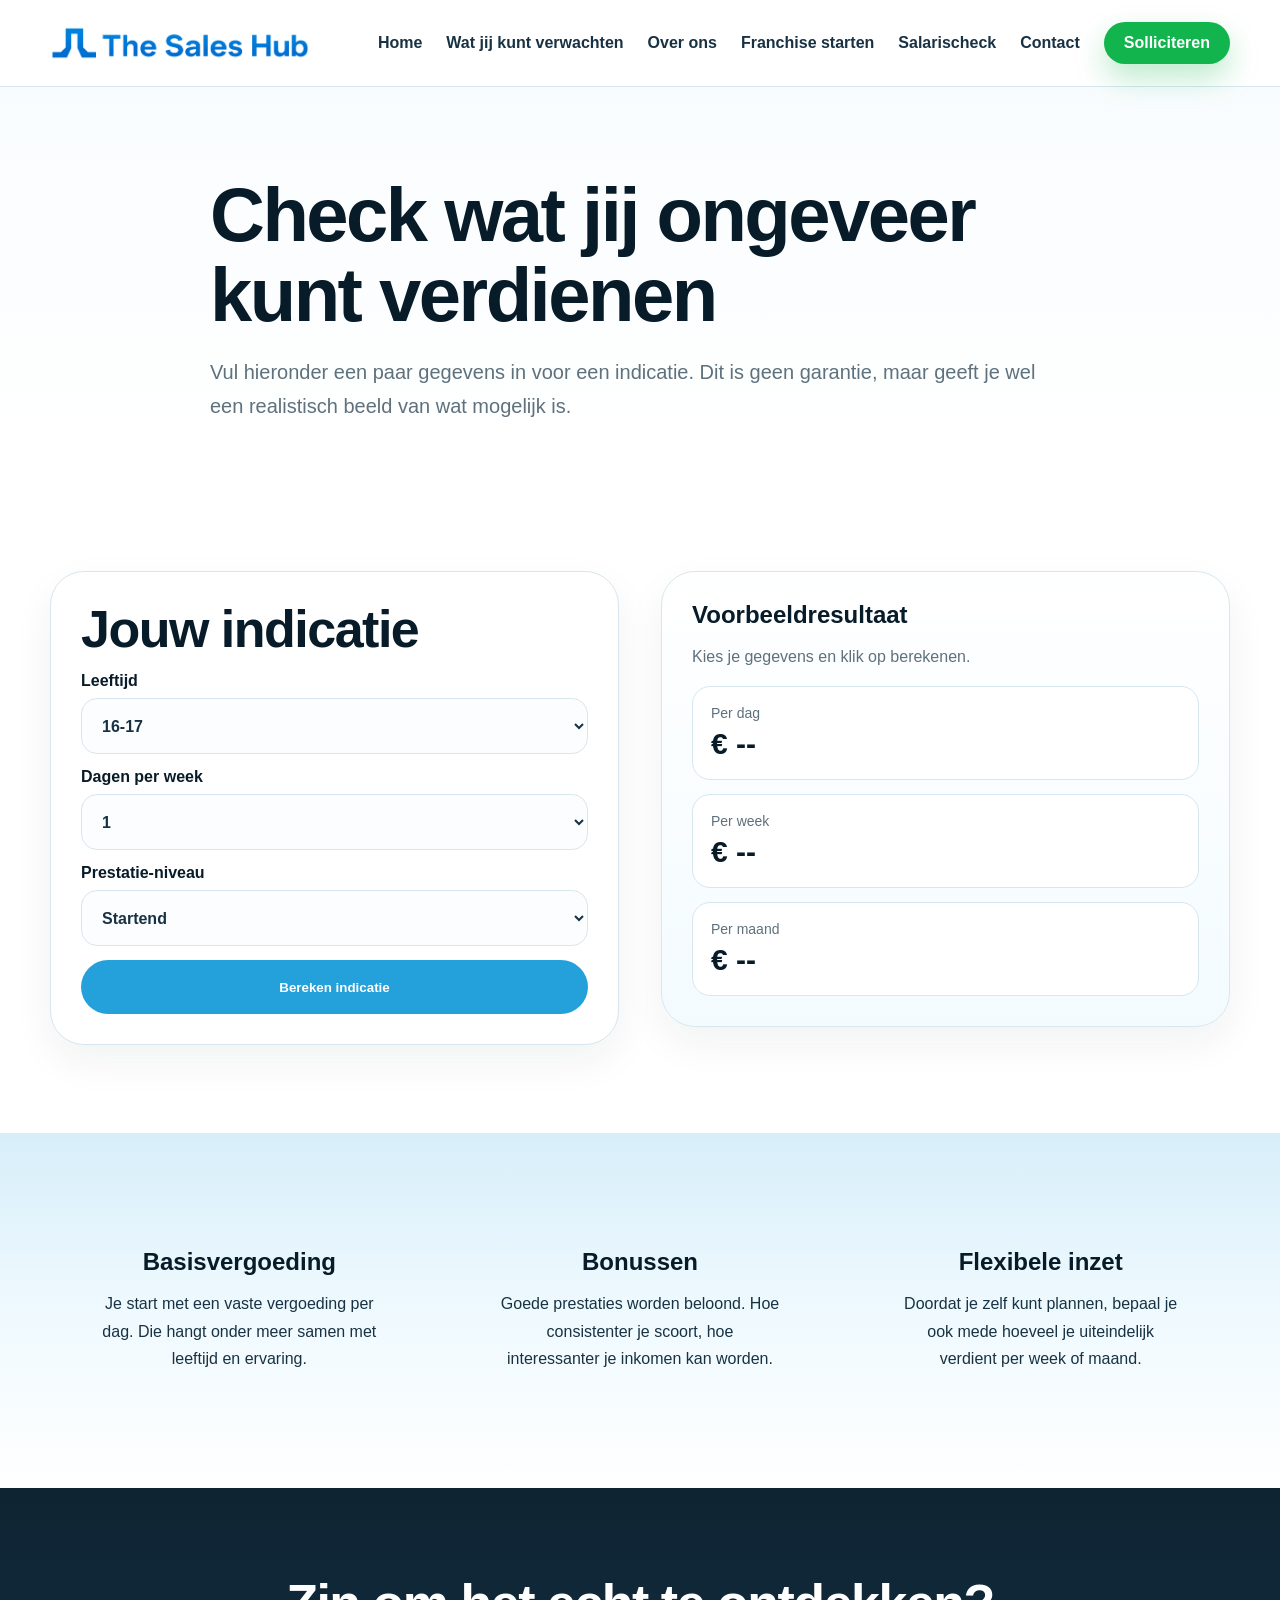
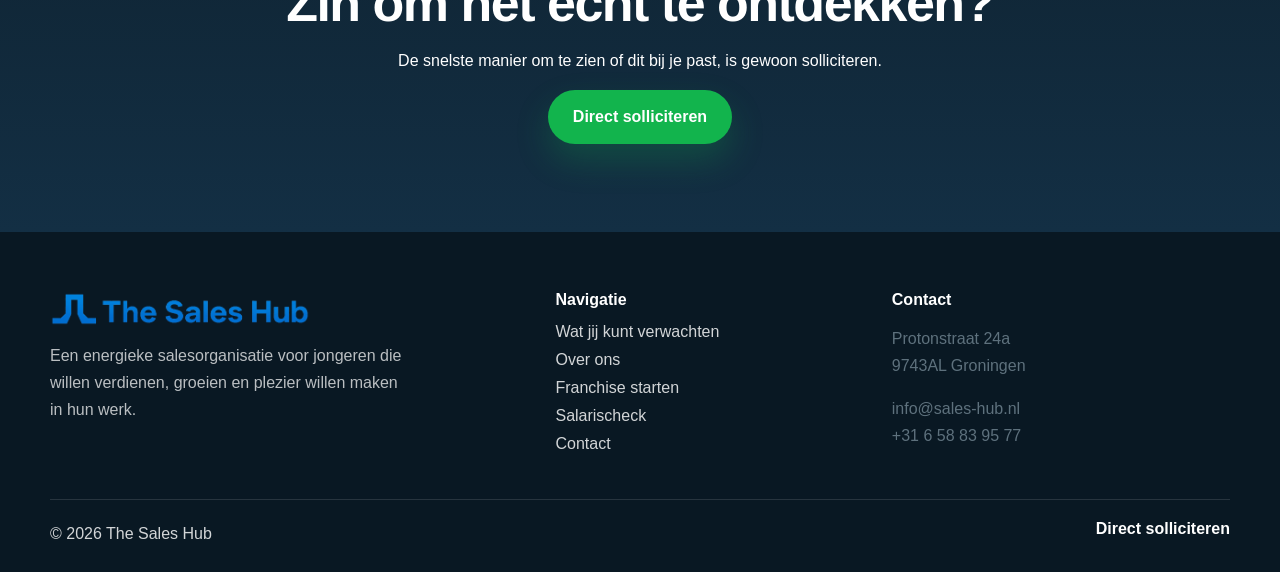
<file: salarischeck.html>
<!DOCTYPE html>
<html lang="nl">
<head>
  <meta charset="UTF-8" />
  <meta name="viewport" content="width=device-width, initial-scale=1.0" />

  <title>Salarischeck | Bereken je verdiensten bij The Sales Hub</title>
  <meta name="description" content="Gebruik de salarischeck van The Sales Hub en ontdek hoeveel je ongeveer kunt verdienen met een flexibele sales bijbaan." />
  <link rel="canonical" href="https://thesaleshub.nl/salarischeck.html" />

  <meta property="og:title" content="Salarischeck | Bereken je verdiensten bij The Sales Hub" />
  <meta property="og:description" content="Bereken hoeveel je ongeveer kunt verdienen met een sales bijbaan bij The Sales Hub." />
  <meta property="og:type" content="website" />
  <meta property="og:url" content="https://thesaleshub.nl/salarischeck.html" />

  <link rel="stylesheet" href="style.css" />
  <link rel="icon" type="image/png" href="images/favicon.png?v=3" />
</head>
<body>
<!-- =========================================================
AANPASSEN: salarischeck.html
Gebruik Ctrl+F en zoek op 'AANPASSEN' om alle bewerkbare tekstblokken te vinden.
Pas vooral tekst tussen <h1>, <h2>, <h3>, <p>, <li> en knoppen (<a>) aan.
Laat class="", href="", script- en link-tags zoveel mogelijk staan.
========================================================= -->

  <!-- AANPASSEN: NAVIGATIE / MENU
Hieronder staan het logo, de bedrijfsnaam en de menulinks.
Wil je een menunaam wijzigen? Pas alleen de zichtbare tekst tussen <a>...</a> aan.
Wil je een link wijzigen? Pas dan href="..." aan, maar laat de bestandsnamen kloppen.
-->
<header class="site-header">
    <div class="container header-inner">
      <a href="index.html" class="brand">
        <img src="images/logo.png" alt="The Sales Hub logo" />

      </a>
      <nav class="main-nav" id="mainNav">
        <a href="index.html">Home</a>
        <a href="verwachtingen.html">Wat jij kunt verwachten</a>
        <a href="over-ons.html">Over ons</a>
        <a href="franchise-starten.html">Franchise starten</a>
        <a href="salarischeck.html">Salarischeck</a>
        <a href="contact.html">Contact</a>
        <a href="solliciteren.html" class="nav-apply">Solliciteren</a>

      </nav>
      <button class="menu-toggle" id="menuToggle" aria-label="Open menu">☰</button>
    </div>
  </header>
  <main>

<!-- AANPASSEN: PAGINA INTRO - SALARISCHECK
Hier wijzig je de uitleg over verdienen, dagvergoeding en bonussen.
-->
<section class="page-hero">
  <div class="container hero-narrow">
    <h1>Check wat jij ongeveer kunt verdienen</h1>
    <p>Vul hieronder een paar gegevens in voor een indicatie. Dit is geen garantie, maar geeft je wel een realistisch beeld van wat mogelijk is.</p>
  </div>
</section>
<!-- AANPASSEN: SALARISCHECK FORMULIER
De berekening zelf staat in script.js. Teksten rondom het formulier kun je hier aanpassen.
-->
<section class="section">
  <div class="container two-column align-start">
    <div class="calculator-box">
      <h2>Jouw indicatie</h2>
      <form id="salaryForm" class="salary-form">
        <label>Leeftijd
          <select id="age"><option value="16">16-17</option><option value="18">18-20</option><option value="21">21+</option></select>
        </label>
        <label>Dagen per week
          <select id="days"><option value="1">1</option><option value="2">2</option><option value="3">3</option><option value="4">4</option><option value="5">5</option></select>
        </label>
        <label>Prestatie-niveau
          <select id="level"><option value="0">Startend</option><option value="15">Gemiddeld</option><option value="35">Sterk</option></select>
        </label>
        <button type="submit" class="btn btn-primary">Bereken indicatie</button>
      </form>
    </div>
    <div class="result-box" id="salaryResult">
      <h3>Voorbeeldresultaat</h3>
      <p>Kies je gegevens en klik op berekenen.</p>
      <div class="result-numbers">
        <div><span>Per dag</span><strong>€ --</strong></div>
        <div><span>Per week</span><strong>€ --</strong></div>
        <div><span>Per maand</span><strong>€ --</strong></div>
      </div>
    </div>
  </div>
</section>
<section class="section section-soft">
  <div class="container card-grid three">
    <article class="info-card"><h3>Basisvergoeding</h3><p>Je start met een vaste vergoeding per dag. Die hangt onder meer samen met leeftijd en ervaring.</p></article>
    <article class="info-card"><h3>Bonussen</h3><p>Goede prestaties worden beloond. Hoe consistenter je scoort, hoe interessanter je inkomen kan worden.</p></article>
    <article class="info-card"><h3>Flexibele inzet</h3><p>Doordat je zelf kunt plannen, bepaal je ook mede hoeveel je uiteindelijk verdient per week of maand.</p></article>
  </div>
</section>
<section class="section final-banner">
  <div class="container center-text"><h2>Zin om het echt te ontdekken?</h2><p>De snelste manier om te zien of dit bij je past, is gewoon solliciteren.</p><a href="solliciteren.html" class="btn btn-cta">Direct solliciteren</a></div>
</section>

  </main>
  <!-- AANPASSEN: FOOTER
Hier wijzig je bedrijfsnaam, korte footertekst, contactgegevens en footerlinks.
-->
<footer class="site-footer">
    <div class="container footer-grid">
      <div>
        <a href="index.html" class="brand footer-brand">
          <img src="images/logo.png" alt="The Sales Hub logo" />
    
        </a>
        <p class="footer-text">Een energieke salesorganisatie voor jongeren die willen verdienen, groeien en plezier willen maken in hun werk.</p>
      </div>
      <div>
        <h4>Navigatie</h4>
        <a href="verwachtingen.html">Wat jij kunt verwachten</a>
        <a href="over-ons.html">Over ons</a>
        <a href="franchise-starten.html">Franchise starten</a>
        <a href="salarischeck.html">Salarischeck</a>
        <a href="contact.html">Contact</a>
      </div>
      <div>
        <h4>Contact</h4>
        <p>Protonstraat 24a<br>9743AL Groningen</p>
        <p>info@sales-hub.nl<br>+31 6 58 83 95 77</p>
      </div>
    </div>
    <div class="container footer-bottom">
      <span>© <span id="year"></span> The Sales Hub</span>
      <a href="solliciteren.html">Direct solliciteren</a>
    </div>
  </footer>
  <script src="script.js"></script>
</body>
</html>
</file>
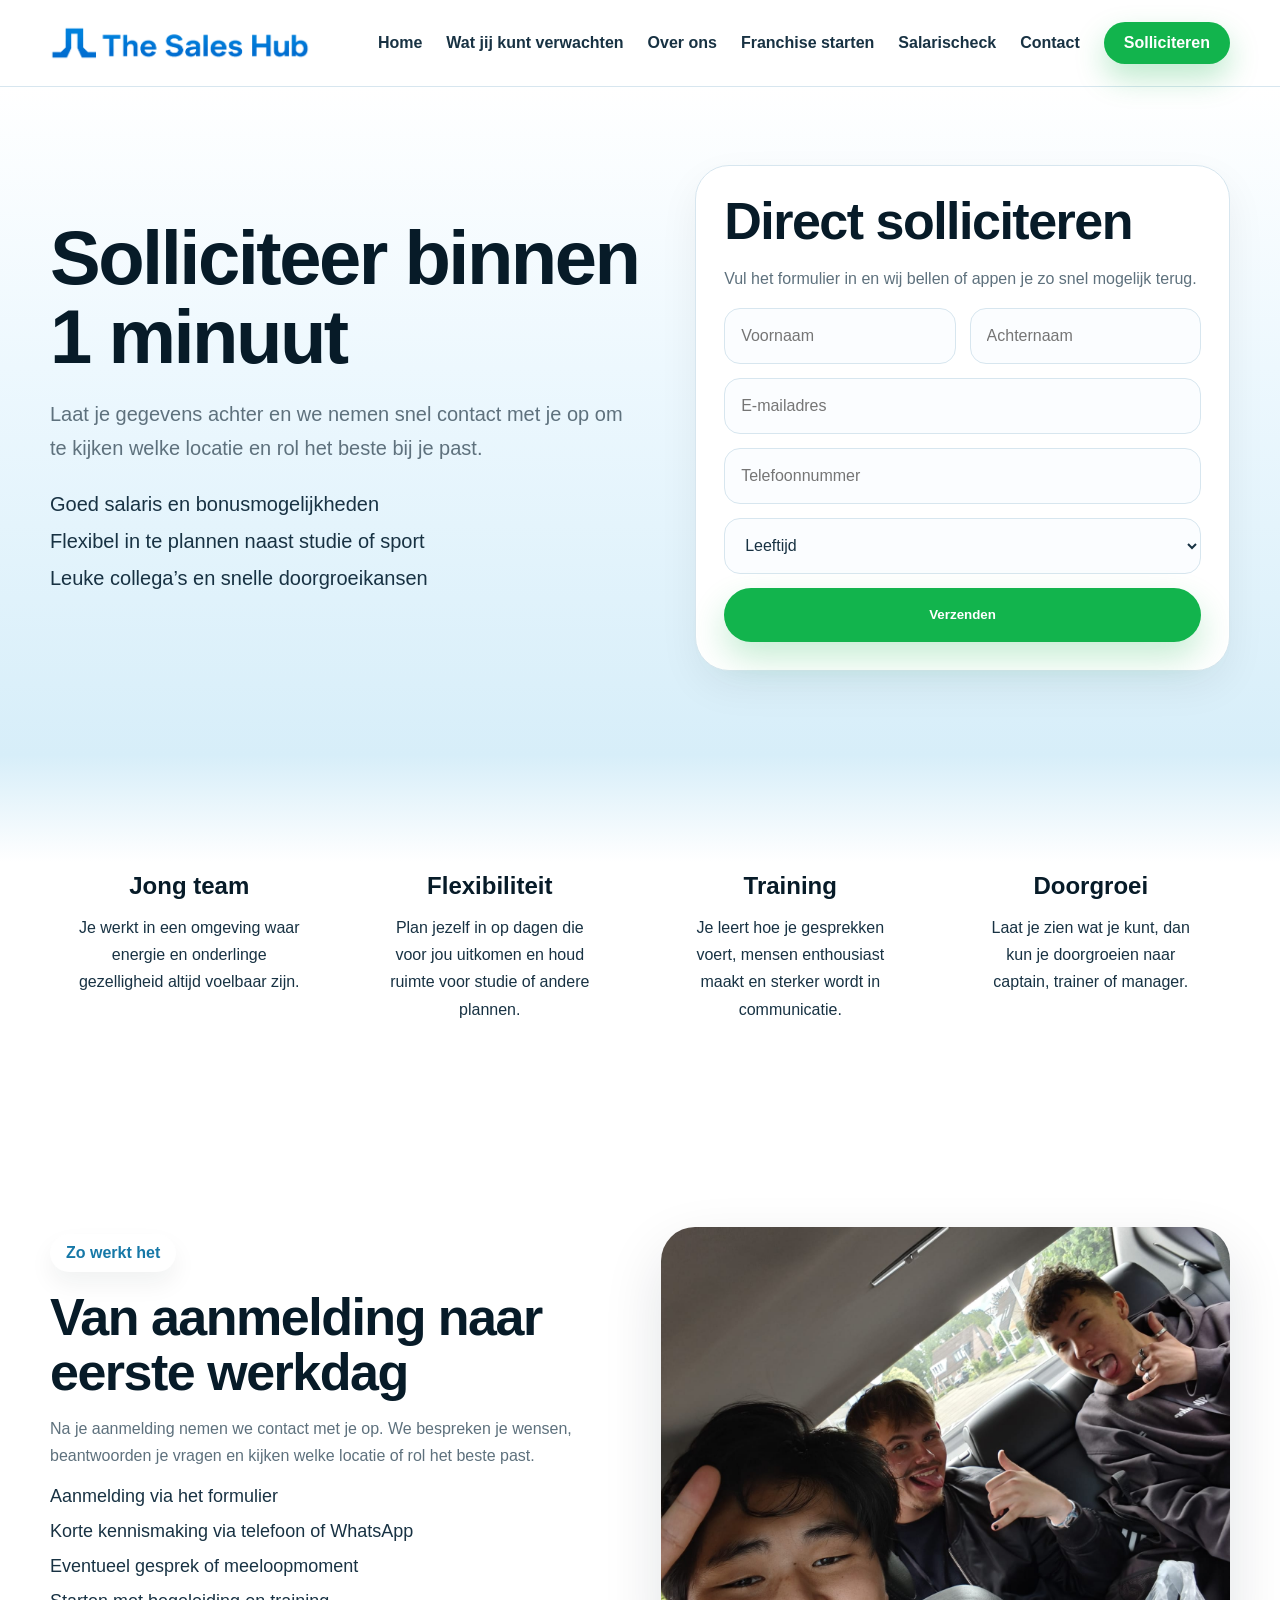
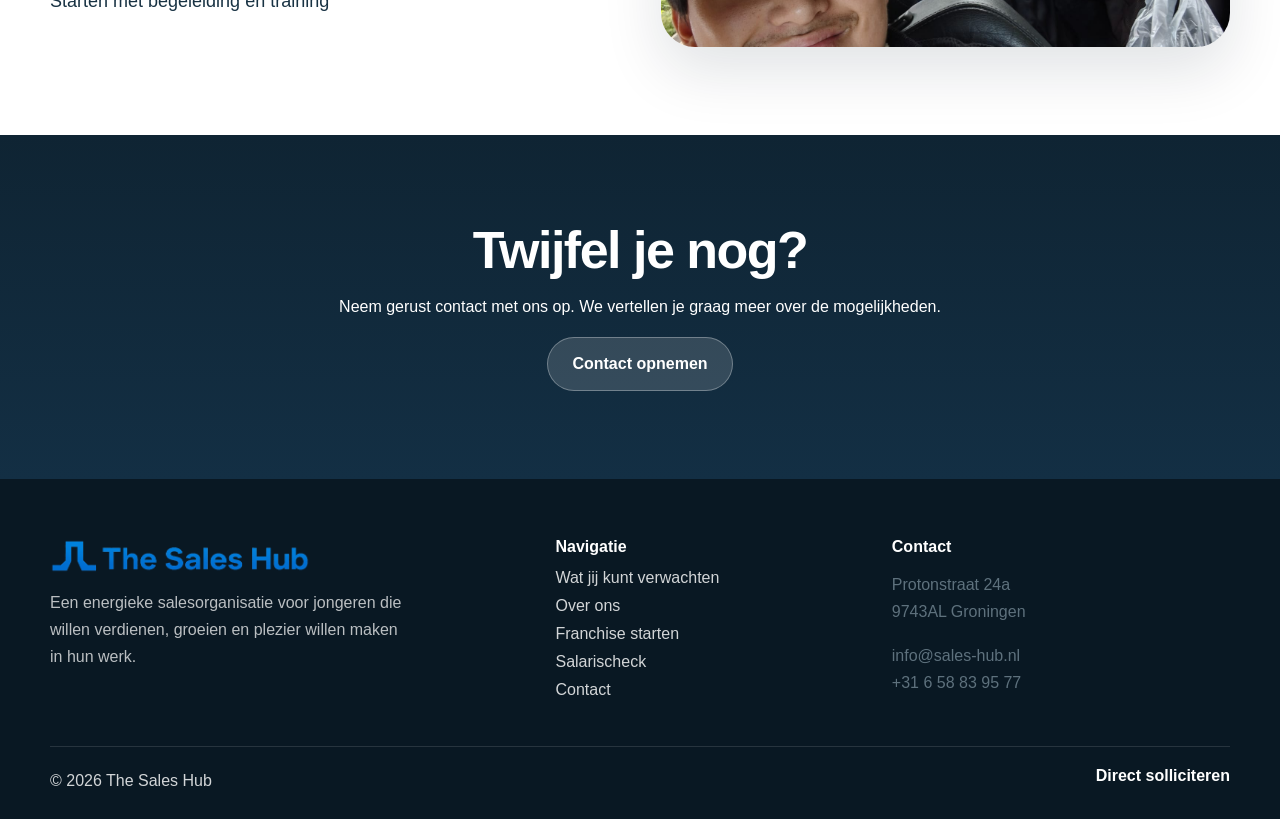
<file: solliciteren.html>
<!DOCTYPE html>
<html lang="nl">
<head>
  <meta charset="UTF-8" />
  <meta name="viewport" content="width=device-width, initial-scale=1.0" />

  <title>Solliciteren bij The Sales Hub | Sales bijbaan Groningen</title>
  <meta name="description" content="Solliciteer direct voor een flexibele sales bijbaan bij The Sales Hub in Groningen. Laat je gegevens achter en wij nemen snel contact met je op." />
  <link rel="canonical" href="https://thesaleshub.nl/solliciteren.html" />

  <meta property="og:title" content="Solliciteren bij The Sales Hub | Sales bijbaan Groningen" />
  <meta property="og:description" content="Laat je gegevens achter en start met een flexibele sales bijbaan bij The Sales Hub." />
  <meta property="og:type" content="website" />
  <meta property="og:url" content="https://thesaleshub.nl/solliciteren.html" />

  <link rel="stylesheet" href="style.css" />
  <link rel="icon" type="image/png" href="images/favicon.png?v=3" />
</head>
<body>
<!-- =========================================================
AANPASSEN: solliciteren.html
Gebruik Ctrl+F en zoek op 'AANPASSEN' om alle bewerkbare tekstblokken te vinden.
Pas vooral tekst tussen <h1>, <h2>, <h3>, <p>, <li> en knoppen (<a>) aan.
Laat class="", href="", script- en link-tags zoveel mogelijk staan.
========================================================= -->

  <!-- AANPASSEN: NAVIGATIE / MENU
Hieronder staan het logo, de bedrijfsnaam en de menulinks.
Wil je een menunaam wijzigen? Pas alleen de zichtbare tekst tussen <a>...</a> aan.
Wil je een link wijzigen? Pas dan href="..." aan, maar laat de bestandsnamen kloppen.
-->
<header class="site-header">
    <div class="container header-inner">
      <a href="index.html" class="brand">
        <img src="images/logo.png" alt="The Sales Hub logo" />

      </a>
      <nav class="main-nav" id="mainNav">
        <a href="index.html">Home</a>
        <a href="verwachtingen.html">Wat jij kunt verwachten</a>
        <a href="over-ons.html">Over ons</a>
        <a href="franchise-starten.html">Franchise starten</a>
        <a href="salarischeck.html">Salarischeck</a>
        <a href="contact.html">Contact</a>
        <a href="solliciteren.html" class="nav-apply">Solliciteren</a>

      </nav>
      <button class="menu-toggle" id="menuToggle" aria-label="Open menu">☰</button>
    </div>
  </header>
  <main>

<!-- AANPASSEN: SOLLICITATIEPAGINA HERO + FORMULIER
Hier pas je de titel, voordelen en velden van het sollicitatieformulier aan.
Laat required/select/input zoveel mogelijk staan als je niet zeker weet wat het doet.
-->
<section class="hero hero-apply">
  <div class="container hero-grid apply-grid">
    <div class="hero-copy">

      <h1>Solliciteer binnen 1 minuut</h1>
      <p class="lead">Laat je gegevens achter en we nemen snel contact met je op om te kijken welke locatie en rol het beste bij je past.</p>
      <ul class="tick-list big-ticks">
        <li>Goed salaris en bonusmogelijkheden</li>
        <li>Flexibel in te plannen naast studie of sport</li>
        <li>Leuke collega’s en snelle doorgroeikansen</li>
      </ul>
    </div>
    <div class="apply-card large-form">
      <h2>Direct solliciteren</h2>
      <p>Vul het formulier in en wij bellen of appen je zo snel mogelijk terug.</p>
      <!-- AANPASSEN: NETLIFY FORMULIER
Dit formulier is klaargezet voor Netlify Forms.
Inzendingen verschijnen straks in Netlify > jouw site > Forms.
Voor koppeling met Google Sheets kun je daarna Netlify Forms koppelen via Zapier of Make.
Laat name="sollicitatie", method="POST", data-netlify="true" en form-name staan.
-->
<form name="sollicitatie" method="POST" action="/bedankt.html" data-netlify="true" netlify-honeypot="bot-field" class="generic-form netlify-form">
        <input type="hidden" name="form-name" value="sollicitatie" />

        <p class="hidden">
          <label>Laat dit leeg: <input name="bot-field" /></label>
        </p>

        <div class="inline-fields">
          <input type="text" name="voornaam" placeholder="Voornaam" required />
          <input type="text" name="achternaam" placeholder="Achternaam" required />
        </div>

        <input type="email" name="email" placeholder="E-mailadres" required />
        <input type="tel" name="telefoon" placeholder="Telefoonnummer" required />

        <select name="leeftijd" required>
          <option value="">Leeftijd</option>
          <option>16</option>
          <option>17</option>
          <option>18</option>
          <option>19</option>
          <option>20</option>
          <option>21</option>
          <option>22</option>
          <option>23+</option>
        </select>

        <button type="submit" class="btn btn-cta">Verzenden</button>
      </form>
    </div>
  </div>
</section>
<!-- AANPASSEN: VOORDELEN OP SOLLICITATIEPAGINA
Hier staan korte redenen om te solliciteren.
-->
<section class="section section-soft">
  <div class="container card-grid four">
    <article class="info-card"><h3>Jong team</h3><p>Je werkt in een omgeving waar energie en onderlinge gezelligheid altijd voelbaar zijn.</p></article>
    <article class="info-card"><h3>Flexibiliteit</h3><p>Plan jezelf in op dagen die voor jou uitkomen en houd ruimte voor studie of andere plannen.</p></article>
    <article class="info-card"><h3>Training</h3><p>Je leert hoe je gesprekken voert, mensen enthousiast maakt en sterker wordt in communicatie.</p></article>
    <article class="info-card"><h3>Doorgroei</h3><p>Laat je zien wat je kunt, dan kun je doorgroeien naar captain, trainer of manager.</p></article>
  </div>
</section>
<section class="section">
  <div class="container two-column align-center">
    <div>
      <span class="eyebrow">Zo werkt het</span>
      <h2>Van aanmelding naar eerste werkdag</h2>
      <p>Na je aanmelding nemen we contact met je op. We bespreken je wensen, beantwoorden je vragen en kijken welke locatie of rol het beste past.</p>
      <ul class="tick-list">
        <li>Aanmelding via het formulier</li>
        <li>Korte kennismaking via telefoon of WhatsApp</li>
        <li>Eventueel gesprek of meeloopmoment</li>
        <li>Starten met begeleiding en training</li>
      </ul>
    </div>
    <div class="single-image-card"><img src="images/gallery-2.jpg" alt="Kennismaking en team" /></div>
  </div>
</section>
<section class="section final-banner">
  <div class="container center-text"><h2>Twijfel je nog?</h2><p>Neem gerust contact met ons op. We vertellen je graag meer over de mogelijkheden.</p><a href="contact.html" class="btn btn-secondary light-btn">Contact opnemen</a></div>
</section>

  </main>
  <!-- AANPASSEN: FOOTER
Hier wijzig je bedrijfsnaam, korte footertekst, contactgegevens en footerlinks.
-->
<footer class="site-footer">
    <div class="container footer-grid">
      <div>
        <a href="index.html" class="brand footer-brand">
          <img src="images/logo.png" alt="The Sales Hub logo" />
      
        </a>
        <p class="footer-text">Een energieke salesorganisatie voor jongeren die willen verdienen, groeien en plezier willen maken in hun werk.</p>
      </div>
      <div>
        <h4>Navigatie</h4>
        <a href="verwachtingen.html">Wat jij kunt verwachten</a>
        <a href="over-ons.html">Over ons</a>
        <a href="franchise-starten.html">Franchise starten</a>
        <a href="salarischeck.html">Salarischeck</a>
        <a href="contact.html">Contact</a>
      </div>
      <div>
        <h4>Contact</h4>
        <p>Protonstraat 24a<br>9743AL Groningen</p>
        <p>info@sales-hub.nl<br>+31 6 58 83 95 77</p>
      </div>
    </div>
    <div class="container footer-bottom">
      <span>© <span id="year"></span> The Sales Hub</span>
      <a href="solliciteren.html">Direct solliciteren</a>
    </div>
  </footer>
  <script src="script.js"></script>
</body>
</html>
</file>
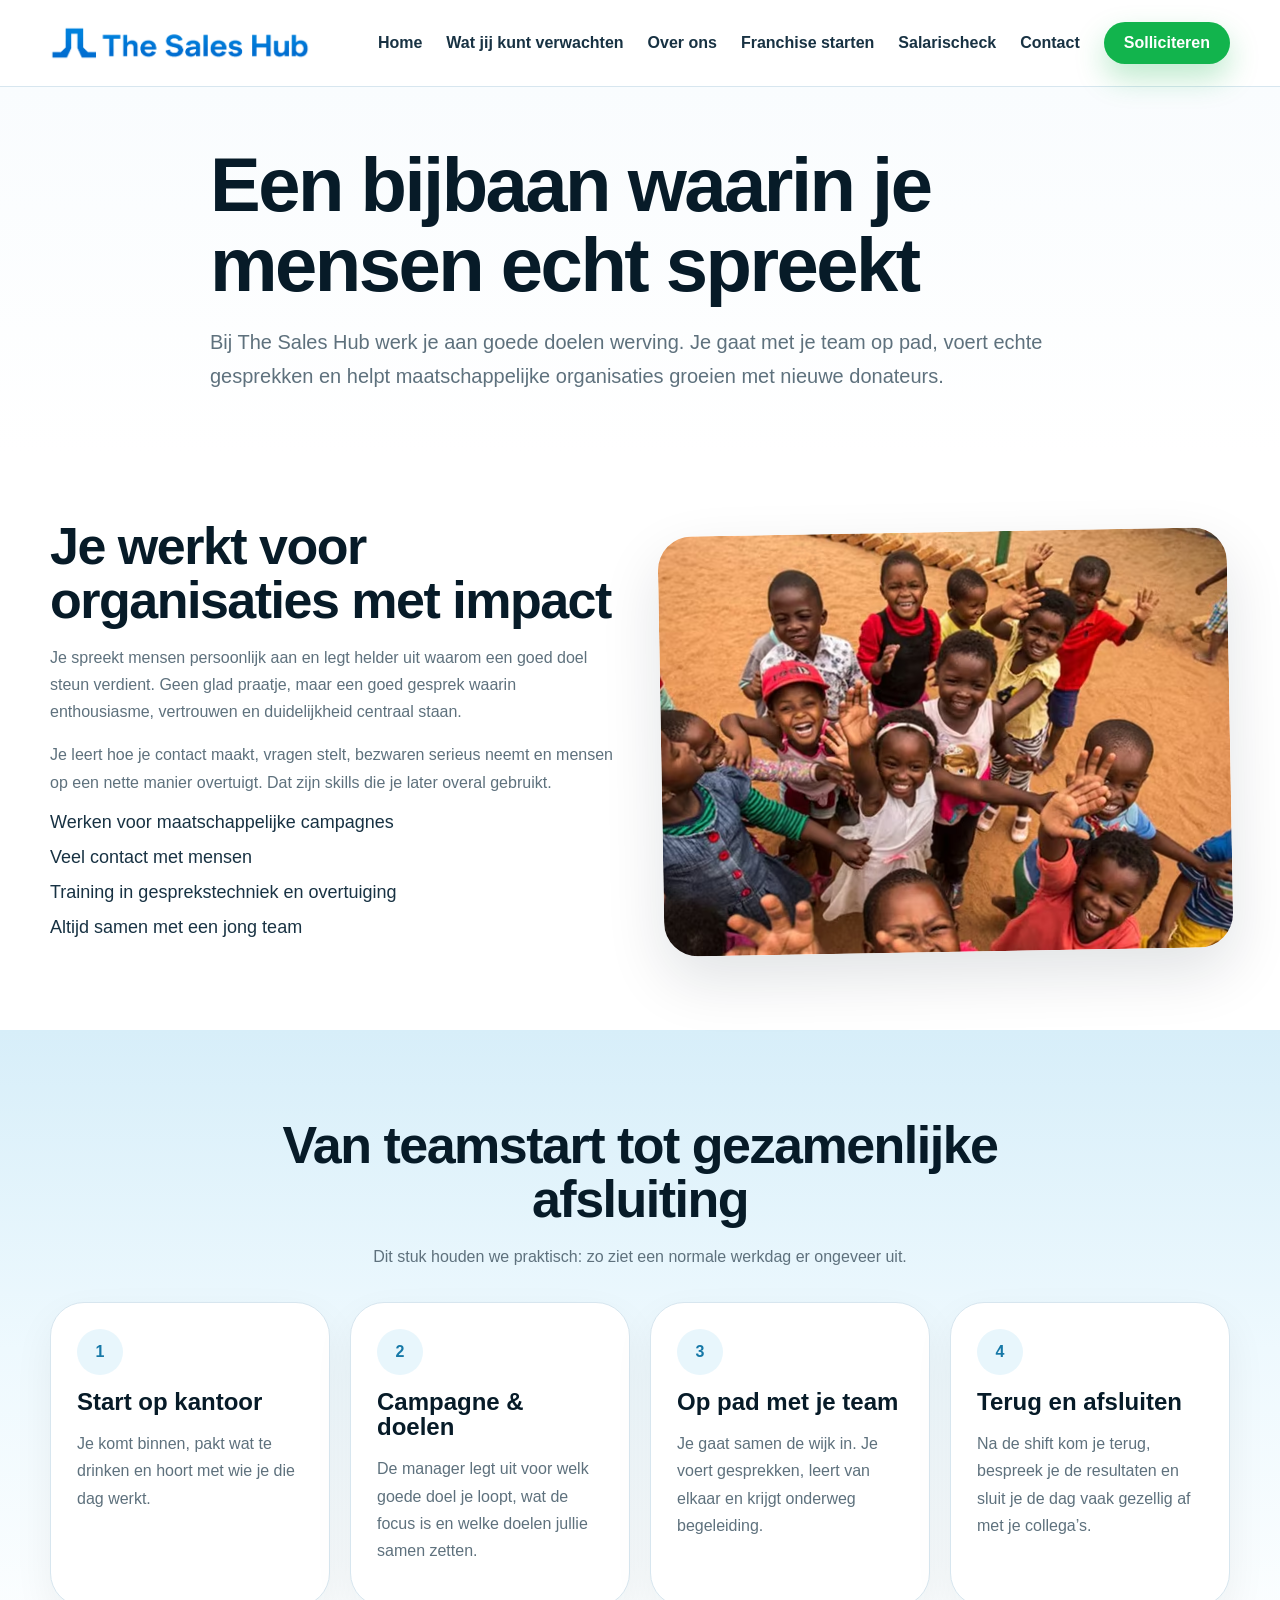
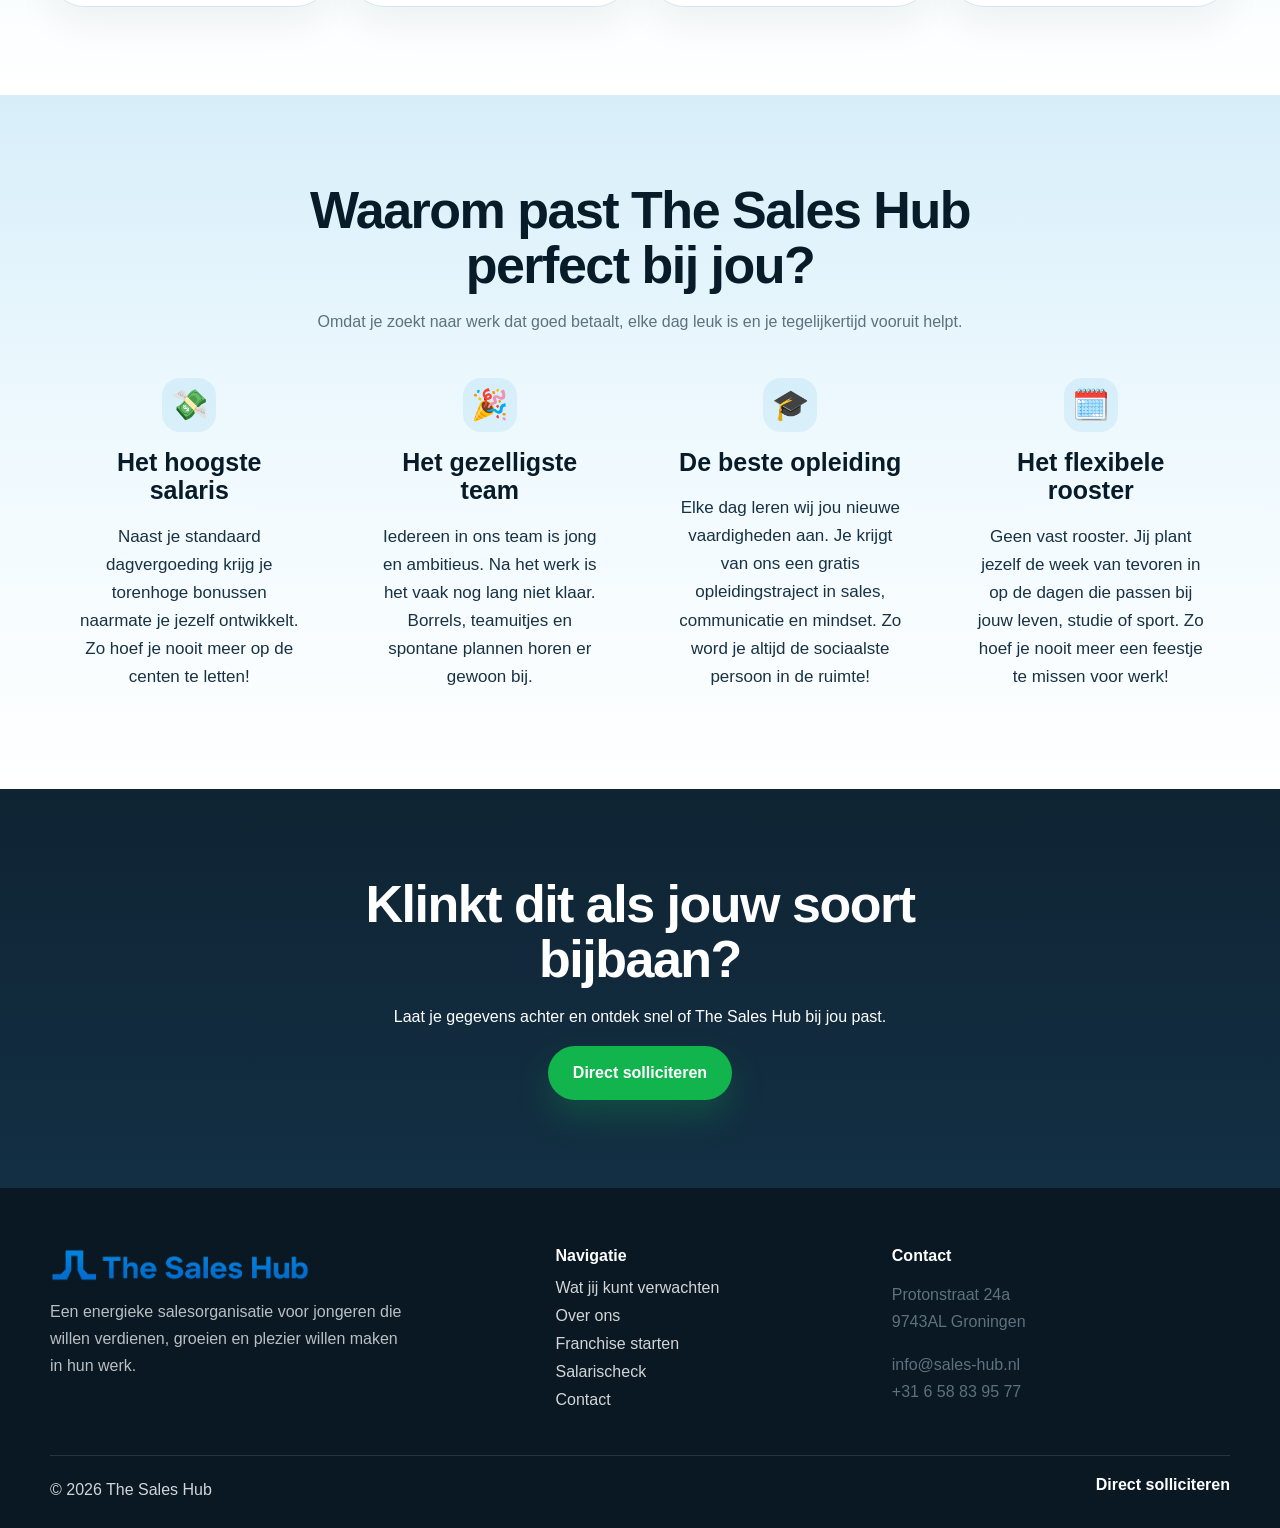
<file: verwachtingen.html>
<!DOCTYPE html>
<html lang="nl">
<head>
  <meta charset="UTF-8" />
  <meta name="viewport" content="width=device-width, initial-scale=1.0" />

  <title>Wat kun je verwachten? | Werken bij The Sales Hub</title>
  <meta name="description" content="Ontdek hoe een werkdag bij The Sales Hub eruitziet: training, sales, bonussen, flexibele planning en een gezellig team." />
  <link rel="canonical" href="https://thesaleshub.nl/verwachtingen.html" />

  <meta property="og:title" content="Wat kun je verwachten? | Werken bij The Sales Hub" />
  <meta property="og:description" content="Bekijk wat je kunt verwachten van werken bij The Sales Hub: training, team, bonussen en flexibiliteit." />
  <meta property="og:type" content="website" />
  <meta property="og:url" content="https://thesaleshub.nl/verwachtingen.html" />

  <link rel="stylesheet" href="style.css" />
  <link rel="icon" type="image/png" href="images/favicon.png?v=3" />
</head>
<body>
<!-- =========================================================
AANPASSEN: verwachtingen.html
Gebruik Ctrl+F en zoek op 'AANPASSEN' om alle bewerkbare tekstblokken te vinden.
Pas vooral tekst tussen <h1>, <h2>, <h3>, <p>, <li> en knoppen (<a>) aan.
Laat class="", href="", script- en link-tags zoveel mogelijk staan.
========================================================= -->

  <!-- AANPASSEN: NAVIGATIE / MENU
Hieronder staan het logo, de bedrijfsnaam en de menulinks.
Wil je een menunaam wijzigen? Pas alleen de zichtbare tekst tussen <a>...</a> aan.
Wil je een link wijzigen? Pas dan href="..." aan, maar laat de bestandsnamen kloppen.
-->
<header class="site-header">
    <div class="container header-inner">
      <a href="index.html" class="brand">
        <img src="images/logo.png" alt="The Sales Hub logo" />

      </a>
      <nav class="main-nav" id="mainNav">
        <a href="index.html">Home</a>
        <a href="verwachtingen.html">Wat jij kunt verwachten</a>
        <a href="over-ons.html">Over ons</a>
        <a href="franchise-starten.html">Franchise starten</a>
        <a href="salarischeck.html">Salarischeck</a>
        <a href="contact.html">Contact</a>
        <a href="solliciteren.html" class="nav-apply">Solliciteren</a>

      </nav>
      <button class="menu-toggle" id="menuToggle" aria-label="Open menu">☰</button>
    </div>
  </header>
  <main>

<section class="page-hero compact-page-hero">
  <div class="container hero-narrow">
 
    <h1>Een bijbaan waarin je mensen echt spreekt</h1>
    <p>Bij The Sales Hub werk je aan goede doelen werving. Je gaat met je team op pad, voert echte gesprekken en helpt maatschappelijke organisaties groeien met nieuwe donateurs.</p>
  </div>
</section>

<section class="section section-tight">
  <div class="container two-column align-center">
    <div>
      
      <h2>Je werkt voor organisaties met impact</h2>
      <p>Je spreekt mensen persoonlijk aan en legt helder uit waarom een goed doel steun verdient. Geen glad praatje, maar een goed gesprek waarin enthousiasme, vertrouwen en duidelijkheid centraal staan.</p>
      <p>Je leert hoe je contact maakt, vragen stelt, bezwaren serieus neemt en mensen op een nette manier overtuigt. Dat zijn skills die je later overal gebruikt.</p>
      <ul class="tick-list">
        <li>Werken voor maatschappelijke campagnes</li>
        <li>Veel contact met mensen</li>
        <li>Training in gesprekstechniek en overtuiging</li>
        <li>Altijd samen met een jong team</li>
      </ul>
    </div>
    <div class="single-image-card image-pop"><img src="images/project-charity.jpg" alt="Goede doelen werving" /></div>
  </div>
</section>

<!-- AANPASSEN: HOE VERLOOPT EEN DAG
Dit sterke stappenblok kun je aanpassen per stap.
-->
<section class="section section-soft">
  <div class="container">
    <div class="section-head center">
  
      <h2>Van teamstart tot gezamenlijke afsluiting</h2>
      <p>Dit stuk houden we praktisch: zo ziet een normale werkdag er ongeveer uit.</p>
    </div>
    <div class="steps-grid day-steps">
      <div class="step-card"><span>1</span><h3>Start op kantoor</h3><p>Je komt binnen, pakt wat te drinken en hoort met wie je die dag werkt.</p></div>
      <div class="step-card"><span>2</span><h3>Campagne & doelen</h3><p>De manager legt uit voor welk goede doel je loopt, wat de focus is en welke doelen jullie samen zetten.</p></div>
      <div class="step-card"><span>3</span><h3>Op pad met je team</h3><p>Je gaat samen de wijk in. Je voert gesprekken, leert van elkaar en krijgt onderweg begeleiding.</p></div>
      <div class="step-card"><span>4</span><h3>Terug en afsluiten</h3><p>Na de shift kom je terug, bespreek je de resultaten en sluit je de dag vaak gezellig af met je collega’s.</p></div>
    </div>
  </div>
</section>

<!-- AANPASSEN: GOEDE DOELEN WERVING
Hier leg je uit wat goede doelen werving inhoudt en wat iemand op een werkdag doet.
-->
<section class="section section-soft">
  <div class="container">
    <div class="section-head center">

      <h2>Waarom past The Sales Hub perfect bij jou?</h2>
      <p>Omdat je zoekt naar werk dat goed betaalt, elke dag leuk is en je tegelijkertijd vooruit helpt.</p>
    </div>
<div class="card-grid four benefit-grid">
  <article class="info-card benefit-card">
    <div class="benefit-icon">💸</div>
    <h3>Het hoogste salaris</h3>
    <p>Naast je standaard dagvergoeding krijg je torenhoge bonussen naarmate je jezelf ontwikkelt. Zo hoef je nooit meer op de centen te letten!</p>
  </article>

  <article class="info-card benefit-card">
    <div class="benefit-icon">🎉</div>
    <h3>Het gezelligste team</h3>
    <p>Iedereen in ons team is jong en ambitieus. Na het werk is het vaak nog lang niet klaar. Borrels, teamuitjes en spontane plannen horen er gewoon bij.</p>
  </article>

  <article class="info-card benefit-card">
    <div class="benefit-icon">🎓</div>
    <h3>De beste opleiding</h3>
    <p>Elke dag leren wij jou nieuwe vaardigheden aan. Je krijgt van ons een gratis opleidingstraject in sales, communicatie en mindset. Zo word je altijd de sociaalste persoon in de ruimte!</p>
  </article>

  <article class="info-card benefit-card">
    <div class="benefit-icon">🗓️</div>
    <h3>Het flexibele rooster</h3>
    <p>Geen vast rooster. Jij plant jezelf de week van tevoren in op de dagen die passen bij jouw leven, studie of sport. Zo hoef je nooit meer een feestje te missen voor werk!</p>
  </article>
</div>
  </div>
</section>
   

<!-- AANPASSEN: CTA WAT JIJ KUNT VERWACHTEN
Hier stuur je bezoekers door naar de sollicitatiepagina.
-->
<section class="section final-banner">
  <div class="container center-text">
    <h2>Klinkt dit als jouw soort bijbaan?</h2>
    <p>Laat je gegevens achter en ontdek snel of The Sales Hub bij jou past.</p>
    <a href="solliciteren.html" class="btn btn-cta">Direct solliciteren</a>
  </div>
</section>

  </main>
  <!-- AANPASSEN: FOOTER
Hier wijzig je bedrijfsnaam, korte footertekst, contactgegevens en footerlinks.
-->
<footer class="site-footer">
    <div class="container footer-grid">
      <div>
        <a href="index.html" class="brand footer-brand">
          <img src="images/logo.png" alt="The Sales Hub logo" />
        </a>
        <p class="footer-text">Een energieke salesorganisatie voor jongeren die willen verdienen, groeien en plezier willen maken in hun werk.</p>
      </div>
      <div>
        <h4>Navigatie</h4>
        <a href="verwachtingen.html">Wat jij kunt verwachten</a>
        <a href="over-ons.html">Over ons</a>
        <a href="franchise-starten.html">Franchise starten</a>
        <a href="salarischeck.html">Salarischeck</a>
        <a href="contact.html">Contact</a>
      </div>
      <div>
        <h4>Contact</h4>
        <p>Protonstraat 24a<br>9743AL Groningen</p>
        <p>info@sales-hub.nl<br>+31 6 58 83 95 77</p>
      </div>
    </div>
    <div class="container footer-bottom">
      <span>© <span id="year"></span> The Sales Hub</span>
      <a href="solliciteren.html">Direct solliciteren</a>
    </div>
  </footer>
  <script src="script.js"></script>
</body>
</html>
</file>
<file: style.css>
:root {
  /* =========================================================
  AANPASSEN: KLEUREN
  --primary = huiskleur blauw
  --cta = opvallende sollicitatieknop
  Pas alleen de kleurcodes aan, niet de namen links.
  ========================================================= */
  --primary: #24A1DA;
  --primary-dark: #1678a7;
  --primary-soft: #e8f6fc;
  --text: #183243;
  --text-soft: #5e717d;
  --heading: #071b28;
  --bg: #f5f8fa;
  --white: #ffffff;
  --dark: #0b1d2a;
  --line: #d7e6ef;
  --cta: #12b44d;
  --cta-dark: #0d943e;
  --shadow: 0 24px 60px rgba(7, 27, 40, 0.12);
  --radius-xl: 34px;
  --radius-lg: 26px;
  --radius-md: 18px;
}
* { box-sizing: border-box; }
html { scroll-behavior: smooth; }
body {
  margin: 0;
  font-family: Arial, Helvetica, sans-serif;
  color: var(--text);
  background: var(--white);
}
a { color: inherit; text-decoration: none; }
img { display: block; width: 100%; object-fit: cover; }
p { line-height: 1.7; color: var(--text-soft); }
h1, h2, h3, h4 { color: var(--heading); margin: 0 0 16px; line-height: 1.05; }
h1 { font-size: clamp(42px, 7vw, 76px); letter-spacing: -2.5px; }
h2 { font-size: clamp(32px, 5vw, 52px); letter-spacing: -1.5px; }
h3 { font-size: 24px; }
.container { width: min(1180px, calc(100% - 40px)); margin: 0 auto; }

.site-header {
  position: sticky; top: 0; z-index: 1000; background: rgba(255,255,255,.92);
  backdrop-filter: blur(14px); border-bottom: 1px solid var(--line);
}
.header-inner {
  display: flex; align-items: center; justify-content: space-between; min-height: 86px; gap: 20px;
}
.brand {
  display: inline-flex; align-items: center; gap: 12px; font-weight: 800; font-size: 20px; color: var(--heading);
}
.brand img {
  width: 160px;
  height: auto;
  object-fit: contain;
  border-radius: 0;
}
.main-nav { display: flex; align-items: center; gap: 24px; font-weight: 700; }
.main-nav a { color: var(--text); }
.main-nav a:hover { color: var(--primary-dark); }
.nav-apply {
  background: var(--cta); color: var(--white) !important; padding: 12px 20px; border-radius: 999px;
  box-shadow: 0 14px 30px rgba(18, 180, 77, 0.28);
}
.nav-apply:hover { background: var(--cta-dark); }
.menu-toggle {
  display: none; border: 0; background: var(--primary-soft); width: 44px; height: 44px; border-radius: 14px; font-size: 24px;
}

.hero {
  position: relative;
  overflow: hidden;
  background: linear-gradient(180deg, #ffffff 0%, #f3fbff 55%, #e8f6fc 100%);
}
.hero > .container {
  position: relative;
  z-index: 1;
}


.hero-home { padding: 54px 0 62px; }
.hero-apply { padding: 78px 0 84px; }
.hero-grid {
  display: grid; grid-template-columns: 1.05fr .95fr; gap: 54px; align-items: center;
}
.hero-copy-strong h1 { max-width: 620px; }
.hero-copy h1 span { color: var(--primary-dark); }
.hero-copy .lead { font-size: 20px; max-width: 620px; margin-bottom: 28px; }
.eyebrow {
  display: inline-flex; padding: 10px 16px; border-radius: 999px; background: var(--white); color: var(--primary-dark);
  font-weight: 800; margin-bottom: 18px; box-shadow: 0 12px 24px rgba(7,27,40,.06);
}
.tick-list { list-style: none; padding: 0; margin: 0 0 28px; display: grid; gap: 14px; }
.tick-list li { position: relative; padding-left: 0px; font-size: 18px; }
.tick-list li::before {
  content: none !important;
  display: none !important;
}
.big-ticks li { font-size: 20px; }
.button-row { display: flex; gap: 14px; flex-wrap: wrap; }
.btn {
  display: inline-flex; align-items: center; justify-content: center; min-height: 54px; padding: 0 24px;
  border-radius: 999px; font-weight: 800; border: 1px solid transparent; cursor: pointer; transition: .2s ease;
}
.btn:hover { transform: translateY(-2px); }
.btn-primary { background: var(--primary); color: var(--white); }
.btn-primary:hover { background: var(--primary-dark); }
.btn-secondary { background: var(--white); border-color: var(--line); color: var(--heading); }
.btn-cta { background: var(--cta); color: var(--white); box-shadow: 0 16px 34px rgba(18,180,77,.24); }
.btn-cta:hover { background: var(--cta-dark); }
.light-btn { background: rgba(255,255,255,.15); border-color: rgba(255,255,255,.3); color: var(--white); }

.hero-visual { position: relative; min-height: 520px; }
.hero-visual::before,
.hero-visual::after {
  content: ""; position: absolute; border-radius: 50%; z-index: 0;
}
.hero-visual::before { width: 180px; height: 180px; background: rgba(36,161,218,.18); right: 36px; top: 16px; }
.hero-visual::after { width: 120px; height: 120px; background: rgba(18,180,77,.14); left: 10px; bottom: 90px; }
.visual-card { position: absolute; overflow: hidden; border-radius: 34px; box-shadow: var(--shadow); z-index: 2; }
.visual-card img { height: 100%; }
.main-photo { width: 79%; height: 330px; right: 0; top: 0; }
.secondary-photo { width: 72%; height: 280px; left: 48px; bottom: 12px; }
.visual-badge {
  position: absolute; left: 0; top: 38px; z-index: 3; background: var(--white); padding: 16px 18px; border-radius: 22px; font-weight: 800;
  box-shadow: var(--shadow); color: var(--heading);
}
.floating-note {
  position: absolute; right: 24px; bottom: 44px; z-index: 3; background: rgba(255,255,255,.95); width: 240px; padding: 18px; border-radius: 22px; box-shadow: var(--shadow);
}
.floating-note strong { display: block; margin-bottom: 6px; color: var(--heading); }
.floating-note span { color: var(--text-soft); font-size: 14px; line-height: 1.5; }

.page-hero { padding: 88px 0 40px; background: linear-gradient(180deg, #f9fcfe 0%, #ffffff 100%); }
.hero-narrow { max-width: 860px; }
.hero-narrow h1 { margin-bottom: 18px; }
.hero-narrow p { font-size: 20px; }

.section { padding: 88px 0; }
.section-soft {
  background: linear-gradient(180deg, #eaf7fd 0%, #f7fcff 100%);
}
.section-dark { background: var(--dark); }
.section-head { max-width: 720px; margin-bottom: 32px; }
.section-head.center { margin-left: auto; margin-right: auto; text-align: center; }
.section-head.light h2, .section-head.light p { color: var(--white); }
.center-text { text-align: center; max-width: 760px; }
.center-text p { margin-left: auto; margin-right: auto; }
.two-column { display: grid; grid-template-columns: 1fr 1fr; gap: 42px; }
.align-center { align-items: center; }
.align-start { align-items: start; }
.split-image { display: grid; grid-template-columns: 1fr .85fr; gap: 18px; align-items: end; }
.split-image img, .single-image-card img, .contact-image { border-radius: var(--radius-xl); box-shadow: var(--shadow); }
.split-image img:first-child { height: 420px; }
.split-image img:last-child { height: 320px; }
.single-image-card img { height: 420px; }

.card-grid { display: grid; gap: 22px; }
.card-grid.four { grid-template-columns: repeat(4, 1fr); }
.card-grid.three { grid-template-columns: repeat(3, 1fr); }
.card-grid.two { grid-template-columns: repeat(2, 1fr); }
.info-card, .testimonial-card, .media-card, .step-card, .glass-box, .calculator-box, .result-box, .contact-form-box, .apply-card, .callout-box, .quote-panel {
  background: var(--white); border: 1px solid var(--line); border-radius: var(--radius-xl); box-shadow: 0 16px 40px rgba(7,27,40,.06);
}
.info-card { padding: 28px; }
.info-card p { margin-bottom: 0; }
.media-card { overflow: hidden; }
.media-card img { height: 260px; }
.media-card div { padding: 24px; }
.steps-grid { display: grid; grid-template-columns: repeat(4, 1fr); gap: 20px; }
.step-card { padding: 26px; }
.step-card span {
  width: 46px; height: 46px; display: inline-grid; place-items: center; border-radius: 50%; background: var(--primary-soft); color: var(--primary-dark); font-weight: 900; margin-bottom: 14px;
}
.stats-band {
  background: linear-gradient(135deg, #071b28 0%, #0b2a3d 48%, #123f5a 100%);
  color: var(--white);
  padding: 42px 0;
  position: relative;
  overflow: hidden;
}

.stats-band::before {
  content: "";
  position: absolute;
  inset: 0;
  background: linear-gradient(90deg, rgba(36,161,218,0.18), transparent 55%);
  pointer-events: none;
}

.stats-grid {
  position: relative;
  z-index: 1;
  display: grid;
  grid-template-columns: repeat(4, 1fr);
  gap: 18px;
  text-align: center;
}

.stats-grid div {
  background: rgba(255,255,255,0.08);
  border: 1px solid rgba(255,255,255,0.14);
  border-radius: 24px;
  padding: 24px 18px;
  backdrop-filter: blur(10px);
}

.stats-grid strong {
  display: block;
  font-size: clamp(34px, 4vw, 54px);
  line-height: 1;
  margin-bottom: 10px;
  color: #ffffff;
}

.stats-grid span {
  display: block;
  font-weight: 800;
  color: rgba(255,255,255,0.82);
}
.gallery-grid { display: grid; grid-template-columns: 1.2fr 1fr 1fr 1.1fr; gap: 16px; }
.gallery-grid img { border-radius: 26px; height: 270px; box-shadow: var(--shadow); }
.testimonials img { height: 220px; border-top-left-radius: var(--radius-xl); border-top-right-radius: var(--radius-xl); }
.testimonial-card { overflow: hidden; }
.testimonial-card p, .testimonial-card strong { padding: 0 24px; }
.testimonial-card p { margin: 24px 0 16px; color: rgba(255,255,255,.82); }
.testimonial-card strong { display: block; color: var(--white); padding-bottom: 24px; }
.section-dark .testimonial-card { background: rgba(255,255,255,.08); border-color: rgba(255,255,255,.12); box-shadow: none; }
.callout-box { padding: 34px; display: flex; gap: 24px; justify-content: space-between; align-items: center; }
.final-banner { background: linear-gradient(180deg, #0f2433 0%, #132f44 100%); color: var(--white); }
.final-banner h2, .final-banner p { color: var(--white); }
.quote-panel { padding: 34px; text-align: center; }
.quote-panel blockquote { margin: 0 0 12px; font-size: 26px; line-height: 1.5; color: var(--heading); font-weight: 700; }
.faq-wrap details { background: var(--white); border: 1px solid var(--line); border-radius: 20px; padding: 18px 22px; margin-bottom: 14px; }
.faq-wrap summary { cursor: pointer; font-weight: 800; color: var(--heading); }
.faq-wrap details p { margin: 12px 0 0; }

.generic-form, .salary-form { display: grid; gap: 14px; }
.generic-form input, .generic-form select, .generic-form textarea,
salary-form select, .salary-form input, .salary-form textarea {
  width: 100%; border: 1px solid var(--line); background: #fbfdff; min-height: 56px; padding: 14px 16px; border-radius: 16px; font: inherit; color: var(--text);
}
.salary-form select, .salary-form input, .salary-form textarea {
  width: 100%; border: 1px solid var(--line); background: #fbfdff; min-height: 56px; padding: 14px 16px; border-radius: 16px; font: inherit; color: var(--text);
}
.inline-fields { display: grid; grid-template-columns: 1fr 1fr; gap: 14px; }
.apply-card, .calculator-box, .result-box, .contact-form-box { padding: 30px; }
.apply-card p, .calculator-box p, .result-box p, .contact-form-box p { margin-top: 0; }
.result-box { background: linear-gradient(180deg, #ffffff 0%, #f3fbff 100%); }
.result-numbers { display: grid; gap: 14px; }
.result-numbers div { background: var(--white); border: 1px solid var(--line); border-radius: 18px; padding: 18px; }
.result-numbers span { display: block; font-size: 14px; color: var(--text-soft); margin-bottom: 6px; }
.result-numbers strong { font-size: 30px; color: var(--heading); }
.salary-form label { display: grid; gap: 8px; font-weight: 700; color: var(--heading); }
.contact-side { display: grid; gap: 20px; }
.contact-image { height: 290px; }
.glass-box, .callout-box, .large-form { padding: 28px; }
.footer-brand { margin-bottom: 12px; }
.site-footer { background: #091823; color: rgba(255,255,255,.82); padding: 60px 0 24px; }
.site-footer h4 { color: var(--white); margin-bottom: 14px; }
.site-footer a { display: block; margin-bottom: 10px; color: rgba(255,255,255,.82); }
.footer-text { max-width: 360px; color: rgba(255,255,255,.72); }
.footer-grid { display: grid; grid-template-columns: 1.4fr .9fr 1fr; gap: 32px; }
.footer-bottom {
  margin-top: 34px; padding-top: 20px; border-top: 1px solid rgba(255,255,255,.12); display: flex; justify-content: space-between; gap: 20px; align-items: center;
}
.footer-bottom a { color: var(--white); font-weight: 700; }

/* Good Wave achtige rustige stijl in TSH blauw */
.hero-home {
  background: linear-gradient(180deg, #ffffff 0%, #f5fbff 48%, #e8f6fc 100%);
}

.section-soft {
  background: linear-gradient(180deg, #eaf7fd 0%, #f8fdff 100%);
}

.info-card {
  background: transparent;
  border: 0;
  box-shadow: none;
  text-align: center;
}

.info-card h3 {
  color: #071b28;
}

.info-card p {
  color: #183243;
  max-width: 280px;
  margin-left: auto;
  margin-right: auto;
}

.hero::before {
  display: none !important;
}

@media (max-width: 1024px) {
  .hero-grid, .two-column, .card-grid.four, .card-grid.three, .steps-grid, .stats-grid, .footer-grid { grid-template-columns: 1fr 1fr; }
  .hero-grid { align-items: start; }
  .main-photo { width: 82%; }
  .secondary-photo { left: 0; }
  .gallery-grid { grid-template-columns: 1fr 1fr; }
}
@media (max-width: 840px) {
  .menu-toggle { display: inline-grid; place-items: center; }
  .main-nav {
    position: absolute; top: 86px; left: 20px; right: 20px; background: var(--white); border: 1px solid var(--line); border-radius: 22px; box-shadow: var(--shadow);
    display: none; flex-direction: column; align-items: stretch; padding: 18px;
  }
  .main-nav.active { display: flex; }
  .hero-grid, .two-column, .card-grid.two, .card-grid.three, .card-grid.four, .steps-grid, .stats-grid, .footer-grid { grid-template-columns: 1fr; }
  .hero-home, .hero-apply { padding: 60px 0 70px; }
  .hero-visual { min-height: 600px; }
  .main-photo { width: 78%; height: 340px; }
  .secondary-photo { width: 74%; height: 270px; }
  .split-image { grid-template-columns: 1fr; }
  .callout-box { flex-direction: column; align-items: flex-start; }
}
@media (max-width: 580px) {
  .container { width: min(100% - 28px, 1180px); }
  h1 { font-size: 44px; }
  .button-row { flex-direction: column; }
  .btn { width: 100%; }
  .inline-fields { grid-template-columns: 1fr; }
  .hero-visual { min-height: 520px; }
  .visual-badge { position: static; display: inline-flex; margin-bottom: 14px; }
  .main-photo { width: 100%; height: 280px; position: relative; }
  .secondary-photo { width: 82%; height: 220px; }
  .floating-note { right: 0; bottom: 0; width: 200px; }
  .footer-bottom { flex-direction: column; align-items: flex-start; }
}


/* AANPASSINGEN THE SALES HUB */
.hero-home h1 { font-size: clamp(38px, 5.2vw, 64px); }
.hero-home .lead { font-size: 19px; margin-bottom: 22px; }
.hero-home .tick-list { margin-bottom: 22px; gap: 10px; }
.hero-home .big-ticks li { font-size: 18px; }
.hero-home .hero-visual { min-height: 500px; }
.hero-home .main-photo { height: 320px; }
.hero-home .secondary-photo { height: 260px; bottom: 0; }
.hero-home .floating-note { bottom: 20px; }
.hero-home .visual-badge { top: 22px; }
.section-tight { padding-top: 64px; padding-bottom: 64px; }
.compact-page-hero { padding-top: 58px; padding-bottom: 42px; }
.image-pop img { transform: rotate(-1deg); }
.value-card { min-height: 230px; }
.about-quote { background: linear-gradient(180deg, #ffffff 0%, #eef9fe 100%); }
.center-buttons { justify-content: center; }
.map-card { display: grid; grid-template-columns: 1.35fr .65fr; gap: 0; overflow: hidden; border-radius: var(--radius-xl); border: 1px solid var(--line); background: var(--white); box-shadow: var(--shadow); }
.map-card iframe { width: 100%; min-height: 420px; border: 0; filter: saturate(.95); }
.map-info { padding: 34px; display: flex; flex-direction: column; justify-content: center; }
.day-steps .step-card { background: #fff; }
@media (max-width: 840px) {
  .hero-home { padding: 44px 0 54px; }
  .hero-home .hero-visual { min-height: 430px; }
  .hero-home .main-photo { height: 245px; }
  .hero-home .secondary-photo { height: 190px; }
  .map-card { grid-template-columns: 1fr; }
}
@media (max-width: 580px) {
  .hero-home h1 { font-size: 39px; }
  .hero-home .hero-visual { min-height: 410px; }
  .map-card iframe { min-height: 300px; }
}


/* AANPASSEN: NETLIFY HONEYPOT
Dit veld is onzichtbaar en helpt spam tegen te houden.
Niet verwijderen als je Netlify Forms gebruikt.
*/
.hidden {
  display: none !important;
}

/* Logo layout */
.site-header .brand,
.footer-brand {
  flex: 0 0 auto;
  width: auto;
  min-width: 0;
  gap: 10px;
}
.site-header .brand img,
.footer-brand img {
  width: 260px;
  height: auto;
  max-width: 280px;
  border-radius: 0;
  object-fit: contain;
}
.site-header .brand span,
.footer-brand span {
  display: inline;
  color: var(--primary-dark);
  font-weight: 900;
  white-space: nowrap;
}
@media (max-width: 580px) {
  .site-header .brand img {
    width: 200px;
    height: auto;
  }
eader .brand span {
    font-size: 17px;
  }
}


/* Mooie TSH blauwe flow zonder rare bellen */

.hero {
  position: relative;
  overflow: hidden;
  background: linear-gradient(
    180deg,
    #ffffff 0%,
    #edf8fe 42%,
    #d7eef9 100%
  ) !important;
}

.hero::before,
.hero::after,
.hero-visual::before,
.hero-visual::after {
  display: none !important;
  content: none !important;
}

.hero-home {
  background: linear-gradient(
    180deg,
    #ffffff 0%,
    #edf8fe 38%,
    #d7eef9 100%
  ) !important;
}


.section-soft {
  background: linear-gradient(
    180deg,
    #d7eef9 0%,
    #eef9fe 48%,
    #ffffff 100%
  ) !important;
}
/* Review-sectie terug donker maken */
.section-dark {
  background: #0b1d2a !important;
}

.section-dark h2,
.section-dark h3,
.section-dark p,
.section-dark strong {
  color: #ffffff !important;
}

.section-dark .eyebrow {
  color: #1678a7 !important;
  background: #ffffff !important;
}
.hero + .section {
  background: linear-gradient(
    180deg,
    #d7eef9 0%,
    #ffffff 28%,
    #ffffff 100%
  ) !important;
}

/* Benefits / waarom-sectie */
.benefit-grid {
  align-items: start;
}

.benefit-card {
  text-align: center;
  padding: 10px 24px;
}

.benefit-icon {
  width: 54px;
  height: 54px;
  margin: 0 auto 16px;
  display: flex;
  align-items: center;
  justify-content: center;
  font-size: 30px;
  border-radius: 18px;
  background: rgba(36, 161, 218, 0.10);
}

.benefit-card h3 {
  max-width: 230px;
  margin: 0 auto 18px;
  font-size: 25px;
  line-height: 1.15;
  font-weight: 700;
  letter-spacing: 0;
  font-family: Arial, Helvetica, sans-serif;
  color: #071b28;
}

.benefit-card p {
  max-width: 280px;
  margin: 0 auto;
  font-size: 17px;
  line-height: 1.65;
  font-weight: 400 !important;
  color: #183243;
}

.benefit-card p strong {
  font-weight: 400 !important;
}

@media (max-width: 840px) {
  .benefit-card h3 {
    font-size: 24px;
  }

  .benefit-card p {
    font-size: 16px;
  }
}
.privacy-content {
  max-width: 900px;
}

.privacy-content h2 {
  font-size: 30px;
  margin-top: 44px;
  margin-bottom: 14px;
}

.privacy-content p,
.privacy-content li {
  font-size: 17px;
  line-height: 1.75;
  color: #183243;
}

.privacy-content ul {
  margin: 12px 0 24px;
  padding-left: 24px;
}

.privacy-content a {
  color: #1678a7;
  font-weight: 700;
}

/* Alleen op mobiel verbergen */
@media screen and (max-width: 768px) {
  .hide-mobile {
    display: none !important;
  }

  .hero-visual-pop {
    display: flex;
    justify-content: center;
  }

  .hero-visual-pop .main-photo {
    width: 100% !important;
    max-width: 360px;
    margin: 0 auto !important;
  }

  .hero-visual-pop .main-photo img {
    width: 100%;
    height: auto;
    display: block;
  }
}

/* Mobiel: afstand tussen hero-foto en volgende sectie zoals Good Wave */
@media screen and (max-width: 768px) {
  .hero {
    padding-bottom: 90px !important;
    min-height: auto !important;
  }

  .hero-visual,
  .hero-visual-pop {
    margin-bottom: 0 !important;
  }

  .hero + .section {
    padding-top: 0 !important;
    margin-top: 0 !important;
  }

  .hero + .section h2 {
    margin-top: 0 !important;
  }
}

/* MOBIEL: hero-foto netjes laten aansluiten zonder groot gat */
@media screen and (max-width: 768px) {
  .hero-home {
    padding-bottom: 90px !important;
  }

  .hero-home .hero-grid {
    gap: 34px !important;
  }

  .hero-home .hero-visual,
  .hero-home .hero-visual-pop {
    min-height: 0 !important;
    height: auto !important;
    margin-bottom: 0 !important;
    display: block !important;
  }

  .hero-home .visual-badge,
  .hero-home .secondary-photo,
  .hero-home .hide-mobile {
    display: none !important;
  }

  .hero-home .main-photo {
    position: relative !important;
    width: 100% !important;
    max-width: 360px !important;
    height: auto !important;
    right: auto !important;
    top: auto !important;
    margin: 0 auto !important;
  }

  .hero-home .main-photo img {
    width: 100% !important;
    height: auto !important;
    display: block !important;
    object-fit: cover !important;
    border-radius: 28px !important;
  }

  .hero + .section {
    padding-top: 0 !important;
    margin-top: 0 !important;
  }
}

/* DESKTOP: homepage hero groter maken zoals Good Wave */
@media screen and (min-width: 841px) {
  .hero-home {
    padding-top: 105px !important;
    padding-bottom: 150px !important;
  }

  .hero-home .hero-grid {
    min-height: 620px !important;
    align-items: center !important;
  }

  .hero-home .hero-copy {
    transform: translateY(-10px);
  }

  .hero-home .hero-visual {
    min-height: 560px !important;
  }

  .hero-home .main-photo {
    height: 360px !important;
  }

  .hero-home .secondary-photo {
    height: 290px !important;
    bottom: 0 !important;
  }

  .hero + .section {
    padding-top: 90px !important;
  }
}

/* Desktop hero foto's: Good Wave-achtige overlap */
@media screen and (min-width: 841px) {
  .hero-home {
    padding-top: 105px !important;
    padding-bottom: 170px !important;
  }

  .hero-home .hero-grid {
    align-items: center !important;
    gap: 70px !important;
  }

  .hero-home .hero-visual,
  .hero-home .hero-visual-pop {
    position: relative !important;
    width: 650px !important;
    max-width: 650px !important;
    min-height: 540px !important;
    margin-left: auto !important;
  }

  .hero-home .main-photo {
    position: absolute !important;
    top: 0 !important;
    right: 0 !important;
    width: 520px !important;
    height: 340px !important;
    z-index: 2 !important;
  }

  .hero-home .secondary-photo {
    position: absolute !important;
    top: 260px !important;
    left: 90px !important;
    width: 470px !important;
    height: 300px !important;
    z-index: 3 !important;
  }

  .hero-home .main-photo img,
  .hero-home .secondary-photo img {
    width: 100% !important;
    height: 100% !important;
    object-fit: cover !important;
    border-radius: 34px !important;
    display: block !important;
  }

  .hero-home .visual-badge {
    position: absolute !important;
    top: 34px !important;
    left: 10px !important;
    z-index: 4 !important;
  }
}

/* Waardenblok met emoji's */
.values-grid {
  align-items: start;
}

.value-card {
  text-align: center;
  padding: 10px 24px;
}

.value-icon {
  width: 54px;
  height: 54px;
  margin: 0 auto 16px;
  display: flex;
  align-items: center;
  justify-content: center;
  font-size: 30px;
  border-radius: 18px;
  background: rgba(36, 161, 218, 0.10);
}

.value-card h3 {
  max-width: 240px;
  margin: 0 auto 18px;
  font-size: 25px;
  line-height: 1.15;
  font-weight: 700;
  letter-spacing: 0;
  font-family: Arial, Helvetica, sans-serif;
  color: #071b28;
}

.value-card p {
  max-width: 280px;
  margin: 0 auto;
  font-size: 17px;
  line-height: 1.65;
  font-weight: 400 !important;
  color: #183243;
}

@media (max-width: 840px) {
  .value-card h3 {
    font-size: 24px;
  }

  .value-card p {
    font-size: 16px;
  }
}
</file>
